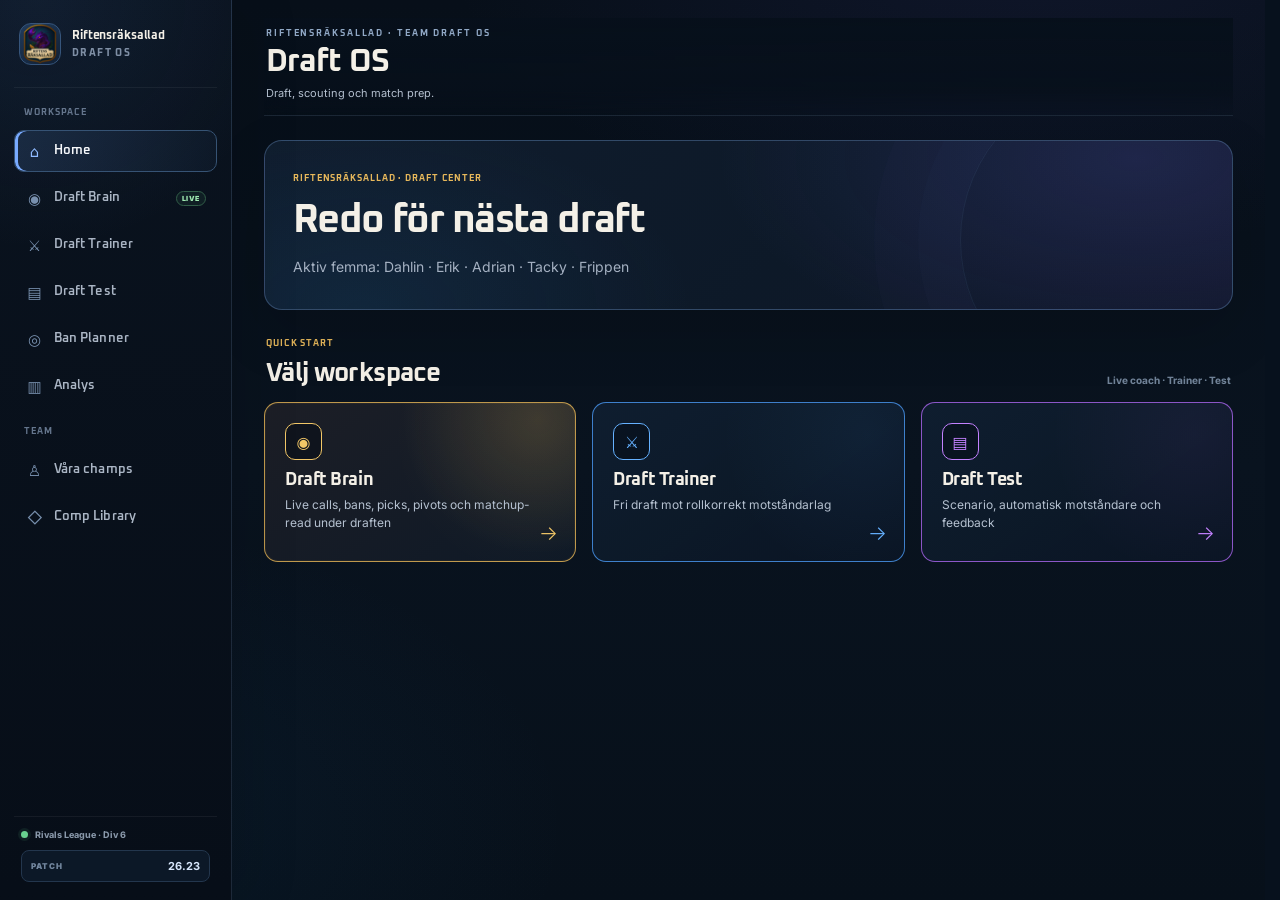
<file: index.html>
<!DOCTYPE html>
<html lang="sv">
<head>
  <meta charset="UTF-8" />
  <meta name="viewport" content="width=device-width, initial-scale=1.0" />
  <!-- Do not paint a partial shell before routing scripts have run. -->
  <link rel="expect" blocking="render" href="#workspaceReady" />
  <title>Riftensräksallad Draft OS</title>
  <script>
    (() => {
      const q=new URLSearchParams(location.search);
      if(q.get("workspace")&&q.get("workspace")!=="home"){
        document.documentElement.classList.add("route-pending");
      }
    })();
  </script>
  <style>
    html{background:#07101b}
    html.route-pending body{visibility:hidden!important}
  </style>
  <link rel="preconnect" href="https://fonts.googleapis.com">
  <link rel="preconnect" href="https://fonts.gstatic.com" crossorigin>
  <link href="https://fonts.googleapis.com/css2?family=Inter:wght@400;500;600;700;800&family=Oxanium:wght@500;600;700;800&display=swap" rel="stylesheet">
  <link rel="stylesheet" href="rivals-history.css?v=20261026-1" />
  <link rel="stylesheet" href="styles.css?v=20261002-integrity1" />
  <link rel="stylesheet" href="postmatch.css?v=20261002-integrity1" />
</head>
<body class="draft-os" data-workspace="home">
  <aside class="os-sidebar" id="osSidebar">
    <div class="os-brand">
      <div class="os-mark"><img class="team-logo os-logo" alt="Riftens Räksallad" hidden></div>
      <div><strong>Riftensräksallad</strong><span>Draft OS</span></div>
    </div>
    <nav class="os-nav" aria-label="Huvudnavigation">
      <span class="os-nav-label">WORKSPACE</span>
      <button class="os-nav-item active" data-shell-click="startTabBtn" data-workspace-target="home"><span>⌂</span><b>Home</b></button>
      <a class="os-nav-item" href="live.html" data-workspace-target="brain"><span>◉</span><b>Draft Brain</b><em>LIVE</em></a>
      <button class="os-nav-item" data-shell-focus="simModeBtn" data-workspace-target="trainer"><span>⚔</span><b>Draft Trainer</b></button>
      <button class="os-nav-item" data-shell-focus="testModeBtn" data-workspace-target="test"><span>▤</span><b>Draft Test</b></button>
      <button class="os-nav-item" data-shell-click="plannerTabBtn" data-workspace-target="planner"><span>◎</span><b>Ban Planner</b></button>
      <button class="os-nav-item" data-shell-click="analysisTabBtn" data-workspace-target="analysis"><span>▥</span><b>Analys</b></button>
      <span class="os-nav-label os-nav-label-gap">TEAM</span>
      <a class="os-nav-item" href="champs.html" data-workspace-target="champs"><span>♙</span><b>Våra champs</b></a>
      <button class="os-nav-item" type="button" data-shell-click="compLibraryTabBtn" data-workspace-target="comps"><span>◇</span><b>Comp Library</b></button>
    </nav>
    <div class="os-side-footer">
      <div class="os-status-row"><i></i><span>Rivals League · Div 6</span></div>
      <div class="os-patch-row"><span>PATCH</span><strong data-live-patch>—</strong></div>
    </div>
  </aside>
  <main class="app os-main">
    <header>
      <div class="brand-head"><img class="team-logo" alt="Riftens Räksallad" hidden><div>
        <p class="eyebrow">RIFTENSRÄKSALLAD · TEAM DRAFT OS</p>
        <h1>Draft OS</h1>
        <p class="sub shell-sub">Draft, scouting och match prep.</p>
        </div></div>
      <div class="header-actions">
        <div id="homeTabs" class="top-tabs">
          <button id="startTabBtn" class="top-tab active">Start</button>
          <button id="analysisTabBtn" class="top-tab">Analys</button>
          <button id="plannerTabBtn" class="top-tab">Ban Planner</button>
          <button id="compLibraryTabBtn" class="top-tab">Comp Library</button>
        </div>

      </div>
    </header>

    <section id="matchDayDashboard" class="match-day-dashboard card hidden">
      <div class="match-day-head">
        <div>
          <p class="eyebrow">NÄSTA MATCH</p>
          <h2 id="matchDayOpponent">—</h2>
          <p id="matchDayMeta" class="match-day-meta">—</p>
        </div>
        <button id="matchDayOpenPlanner" class="secondary" type="button">Öppna matchplan →</button>
      </div>
      <div id="matchDayBans" class="match-day-ban-grid"></div>
      <div class="match-day-foot">
        <span id="matchDayScout">—</span>
        <span id="matchDayTargets">—</span>
      </div>
    </section>

    <section id="modeSelect" class="card">
      <div class="os-home-hero">
        <div class="os-home-copy">
          <p class="eyebrow">RIFTENSRÄKSALLAD · DRAFT CENTER</p>
          <h2>Redo för nästa draft</h2>
          <p id="homeRosterSummary">Lagets draft, scouting och träning.</p>
        </div>
      </div>
      <div class="os-section-title">
        <div><p class="eyebrow">QUICK START</p><h2>Välj workspace</h2></div>
        <span>Live coach · Trainer · Test</span>
      </div>
      <div class="mode-grid">
        <a href="live.html" class="mode-btn live-mode featured-mode">
          <span class="mode-icon">◉</span>
          <strong>Draft Brain</strong>
          <span>Live calls, bans, picks, pivots och matchup-read under draften</span>
          <span class="mode-arrow">→</span>
        </a>
        <button id="simModeBtn" class="mode-btn sim-mode">
          <span class="mode-icon">⚔</span>
          <strong>Draft Trainer</strong>
          <span>Fri draft mot rollkorrekt motståndarlag</span>
          <span class="mode-arrow">→</span>
        </button>
        <button id="testModeBtn" class="mode-btn test-mode">
          <span class="mode-icon">▤</span>
          <strong>Draft Test</strong>
          <span>Scenario, automatisk motståndare och feedback</span>
          <span class="mode-arrow">→</span>
        </button>
      </div>
    </section>


    <section id="banPlannerDashboard" class="ban-planner-dashboard hidden">
      <div class="planner-dashboard-head">
        <div>
          <p class="eyebrow">BO3 PREP</p>
          <h2>Ban Planner</h2>
          <p>Scouting, banplan och en kort review efter matchen.</p>
        </div>
        <div class="planner-head-actions">
          <span id="plannerDbBadge" class="planner-db-badge">Delad · läsning</span>
          <button id="plannerNewMatchBtn" class="secondary" type="button">+ Ny match</button>
        </div>
      </div>

      <div class="planner-layout">
        <aside class="planner-sidebar card">
          <div class="planner-sidebar-head">
            <h3>Matcher</h3>
            <span id="plannerMatchCount" class="analysis-note">0</span>
          </div>
          <div id="plannerMatchList" class="planner-match-list">
            <div class="planner-loading">Laddar matcher…</div>
          </div>
        </aside>

        <section id="plannerDetail" class="planner-detail card">
          <div class="planner-empty">
            <strong>Välj en match</strong>
            <p>Banplan, scouting och BO3-anteckningar visas här.</p>
          </div>
        </section>
      </div>
    </section>

    <div id="plannerNewMatchOverlay" class="planner-new-overlay hidden" aria-hidden="true">
      <section class="planner-new-modal" role="dialog" aria-modal="true" aria-labelledby="plannerNewMatchTitle">
        <div class="planner-new-head">
          <div>
            <p class="eyebrow">BAN PLANNER</p>
            <h2 id="plannerNewMatchTitle">Lägg till kommande match</h2>
            <p>Skapa matchupen nu. Banplanen kan fyllas på direkt efteråt.</p>
          </div>
          <button id="plannerNewMatchCancel" class="planner-modal-close" type="button" aria-label="Stäng">×</button>
        </div>

        <div class="planner-new-grid">
          <div class="planner-field">
            <label for="pnOpponent">Motståndarlag</label>
            <input id="pnOpponent" placeholder="Xenia Esports" autocomplete="off">
          </div>
          <div class="planner-field">
            <label for="pnScheduled">Datum & tid</label>
            <input id="pnScheduled" type="datetime-local">
          </div>
          <div class="planner-field">
            <label for="pnBestOf">Format</label>
            <select id="pnBestOf">
              <option value="1">BO1</option>
              <option value="3" selected>BO3</option>
              <option value="5">BO5</option>
            </select>
          </div>
          <div class="planner-field">
            <label for="pnCompetition">Liga / turnering <span>valfritt</span></label>
            <input id="pnCompetition" placeholder="Rivals">
          </div>
        </div>

        <div class="planner-cm-auto-note">
          <strong>OP.GG skapas automatiskt</strong>
          <span>Ban Planner läser Riot IDs från Challengermodes registrerade roster och bygger en Multisearch med starters + subs. Bara aktuell startlineup påverkar B1–B3.</span>
        </div>

        <div class="planner-new-grid">
          <div class="planner-field">
            <label for="pnCmTeamUrl">Challengermode lagprofil <span>valfritt</span></label>
            <input id="pnCmTeamUrl" placeholder="https://www.challengermode.com/teams/UUID">
          </div>
          <div class="planner-field">
            <label for="pnCmUrl">Rivals-turnering <span>behövs för live-sync</span></label>
            <input id="pnCmUrl" placeholder="https://www.challengermode.com/.../tournaments/UUID">
          </div>
          <div class="planner-field">
            <label for="pnCmTeamName">Lagnamn på Challengermode <span>valfritt</span></label>
            <input id="pnCmTeamName" placeholder="Samma som motståndarlaget">
          </div>
        </div>
        <p class="planner-cm-help"><b>/teams/...</b> är lagprofilen. För automatisk roster, subs och matchhistorik behövs länken till själva Rivals-turneringen med <b>/tournaments/...</b>.</p>

        <div class="planner-field">
          <label for="pnPreNotes">Anteckning inför matchen <span>valfritt</span></label>
          <textarea id="pnPreNotes" placeholder="T.ex. första matchen i BO3: tracka deras jungle-start, firstpick och banmönster."></textarea>
        </div>

        <div class="planner-new-footer">
          <span id="pnCreateStatus" class="planner-create-status"></span>
          <div>
            <button id="plannerNewMatchCancelBottom" class="secondary" type="button">Avbryt</button>
            <button id="plannerNewMatchCreate" class="primary" type="button">Skapa match</button>
          </div>
        </div>
      </section>
    </div>

    <div id="practiceToolbar" class="practice-toolbar hidden">
      <div><strong id="practiceTitle">Draft Trainer</strong><small id="practiceStatus" role="status"></small></div>
      <button id="newPracticeBtn" class="secondary" type="button">Ny draft</button>
    </div>
    <section class="setup card hidden" id="setup">
      <h2 id="setupTitle">Välj sida</h2>
      <div class="side-buttons">
        <button class="side-btn" data-side="blue">Blue side</button>
        <button class="side-btn" data-side="red">Red side</button>
      </div>
      <p class="hint">Pickordning: B1 → R1/R2 → B2/B3 → R3/R4 → B4/B5 → R5.</p>
    </section>

    <section class="card hidden test-brief" id="testBrief">
      <p class="eyebrow">DRAFT TEST</p>
      <div class="test-opponent-picker">
        <label for="testOpponentSelect">Motståndare</label>
        <select id="testOpponentSelect">
          <option value="">Slumpat träningsscenario</option>
        </select>
        <small id="testOpponentHint">Välj ett scoutat lag från Ban Planner eller kör ett vanligt scenario.</small>
      </div>
      <h2 id="scenarioTitle"></h2>
      <p id="scenarioBrief"></p>
      <div class="scenario-meta">
        <span id="scenarioGoal"></span>
        <span id="scenarioDifficulty"></span>
      </div>
    </section>

    <section class="draft-grid hidden" id="draftArea">
      <div class="team card">
        <div class="team-title blue">BLUE</div>
        <div id="bluePicks" class="picks"></div>
      </div>

      <div class="center card">
        <div class="turn-box">
          <div class="turn-box-main">
            <span class="small">NU PICKAR</span>
            <strong id="turnLabel">—</strong>
          </div>
          <button id="undoBtn" class="draft-undo hidden" type="button" aria-label="Ångra senaste pick">↶ Ångra</button>
        </div>

        <label for="championSearch">Välj champion</label>
        <input id="championSearch" list="champions" placeholder="Skriv champion..." autocomplete="off" />
        <p id="pickError" class="pick-error" role="alert" aria-live="polite"></p>
        <datalist id="champions"></datalist>
        <button id="lockBtn" class="primary">Lås pick</button>
        <button id="randomEnemyBtn" class="secondary full">Slumpa enemy pick</button>

        <div class="coach" id="coachBox">
          <h3>Draft call</h3>
          <p id="coachCall">Börja med ett flexibelt safe pick.</p>
        </div>
      </div>

      <div class="team card">
        <div class="team-title red">RED</div>
        <div id="redPicks" class="picks"></div>
      </div>
    </section>

    <section class="card hidden" id="analysis">
      <div class="analysis-head">
        <div>
          <p class="eyebrow">LIVE ANALYS</p>
          <h2 id="compName">Comp: —</h2>
        </div>
        <div id="confidence" class="badge">Öppen draft</div>
      </div>
      <div class="analysis-grid">
        <div><h3>Varför?</h3><p id="compWhy"></p></div>
        <div><h3>Nästa fokus</h3><p id="nextFocus"></p></div>
        <div><h3>Watch</h3><p id="watch"></p></div>
      </div>
    </section>

    <section class="card hidden" id="scoreCard">
      <div class="analysis-head">
        <div>
          <p class="eyebrow">RESULTAT</p>
          <h2 id="resultTitle">Eftvår draften</h2>
        </div>
        <div id="testGrade" class="grade hidden">—</div>
      </div>
      <div class="score-grid">
        <div><span>Engage</span><strong id="engageScore">0/3</strong></div>
        <div><span>Frontline</span><strong id="frontScore">0/3</strong></div>
        <div><span>Damage</span><strong id="damageScore">0/3</strong></div>
        <div><span>Early</span><strong id="earlyScore">0/3</strong></div>
      </div>
      <p id="finalPlan" class="final-plan"></p>

      <div id="testFeedback" class="test-feedback hidden">
        <h3>Förslag & feedback</h3>
        <p><strong>Alternativ att jämföra med:</strong> <span id="idealComp"></span></p>
        <p><strong>Vad du gjorde bra:</strong> <span id="goodFeedback"></span></p>
        <p><strong>Vad du kunde gjort bättre:</strong> <span id="improveFeedback"></span></p>
        <p><strong>Rekommenderade picks:</strong> <span id="recommendedPicks"></span></p>
      </div>
    </section>

    <section id="analysisDashboard" class="analysis-dashboard hidden">
      <div class="analysis-dashboard-head">
        <div>
          <p class="eyebrow">VÅRA MATCHER</p>
          <h2>Analys</h2>
          <p class="analysis-intro">Statistik från matcher som sparats efter färdig Draft Brain-draft.</p>
        </div>
        <div class="analysis-head-actions">
          <div class="db-status-wrap">
            <span id="dbStatusDot" class="db-status-dot"></span>
            <span id="dbStatusText">Lokal databas</span>
            <button id="dbConnectBtn" class="db-action hidden">Lås upp skrivning</button>
            <button id="dbSyncBtn" class="db-action hidden">Synka</button>
          </div>
          <div class="analysis-filters">
            <button class="analysis-filter active" data-filter="all">Alla</button>
            <button class="analysis-filter" data-filter="league">Liga</button>
            <button class="analysis-filter" data-filter="flex">Flex / 5v5</button>
            <label class="patch-filter-wrap">
              <span>Patch</span>
              <select id="patchFilter"><option value="all">Alla patchar</option></select>
            </label>
          </div>
        </div>
      </div>

      <div class="analysis-kpis">
        <article><span>Matcher</span><strong id="statMatches">0</strong><small id="statFilterLabel">Alla matcher</small></article>
        <article><span>Winrate</span><strong id="statWinrate">—</strong><small id="statRecord">0W · 0L</small></article>
        <article><span>Liga WR</span><strong id="statLeagueWr">—</strong><small id="statLeagueCount">0 matcher</small></article>
        <article><span>Flex / 5v5 WR</span><strong id="statFlexWr">—</strong><small id="statFlexCount">0 matcher</small></article>
        <article><span>Senaste 10</span><strong id="statRecent">—</strong><small id="statRecentRecord">Ingen data</small></article>
      </div>

      <div class="analysis-two-col">
        <section class="analysis-panel">
          <div class="panel-head"><h3>Winrate per comp</h3><span id="bestCompStat" class="analysis-note">—</span></div>
          <div id="compStats" class="stat-list"></div>
        </section>
        <section class="analysis-panel">
          <div class="panel-head"><h3>Side & draftprofil</h3><span class="analysis-note">Blue vs Red</span></div>
          <div id="sideStats" class="stat-list"></div>
          <div id="profileStats" class="analysis-mini-grid"></div>
        </section>
      </div>

      <div class="analysis-two-col">
        <section class="analysis-panel">
          <div class="panel-head"><h3>Mest spelade champions</h3><span class="analysis-note">Våra picks</span></div>
          <div id="champStats" class="champ-stat-list"></div>
        </section>
        <section class="analysis-panel">
          <details><summary>Fler observationer från matchhistoriken</summary>
          <div id="patternInsights" class="pattern-list"></div></details>
        </section>
      </div>

      <section class="analysis-panel team-learning-panel">
        <div class="panel-head">
          <div>
            <h3>Team Learning</h3>
            <span class="analysis-note">Mönster från våra riktiga matcher · sample-aware</span>
          </div>
          <span id="learningConfidence" class="learning-confidence">LOW SAMPLE</span>
        </div>
        <div id="learningCards" class="learning-card-grid"></div>
        <div id="learningInsights" class="learning-insights"></div>
      </section>

      <section class="analysis-panel match-history-panel">
        <div class="panel-head">
          <h3>Matchhistorik</h3>
          <span id="historyCount" class="analysis-note">0 matcher</span>
        </div>
        <div id="matchHistory" class="match-history"></div>
      </section>

      <div id="analysisEmpty" class="analysis-empty hidden">
        <strong>Ingen matchdata ännu.</strong>
        <p>Färdigställ en riktig draft i Draft Brain och välj Win/Loss + Liga/Flex innan du sparar.</p>
      </div>
    </section>

    <div id="draftReviewOverlay" class="draft-review-overlay hidden" aria-hidden="true">
      <section class="draft-review-modal" role="dialog" aria-modal="true" aria-labelledby="draftReviewTitle">
        <div class="draft-review-head">
          <div>
            <p class="eyebrow">DRAFT REVIEW</p>
            <h2 id="draftReviewTitle">Match</h2>
            <p id="draftReviewMeta" class="analysis-note">—</p>
          </div>
          <button id="closeDraftReview" class="review-close" type="button" aria-label="Stäng">×</button>
        </div>

        <div id="draftReviewSummary" class="review-summary-grid"></div>

        <div class="review-section">
          <div class="panel-head"><h3>Slutdraft</h3><span id="draftReviewMatchup" class="analysis-note">—</span></div>
          <div class="review-team-grid">
            <div><span class="mini-label">VI</span><div id="reviewOurPicks" class="review-picks"></div></div>
            <div><span class="mini-label">ENEMY</span><div id="reviewEnemyPicks" class="review-picks"></div></div>
          </div>
        </div>

        <div class="review-section">
          <div class="panel-head"><h3>Pick / Ban-sekvens</h3><span class="analysis-note">Brain = förslaget innan vårt val</span></div>
          <div id="draftReviewTimeline" class="review-timeline"></div>
        </div>

        <div class="review-section">
          <div class="panel-head"><h3>Gameplan</h3></div>
          <div id="draftReviewPlan" class="review-plan"></div>
          <section id="postmatchReview"></section>
        </div>
      </section>
    </div>

    <section id="compLibraryDashboard" class="card comps comp-library-page hidden">
      <div class="comp-library-page-head">
        <div>
          <p class="eyebrow">TEAM PLAYBOOK</p>
          <h2>Comp Library</h2>
          <p>Teamfight Control och Early Skirmish är våra huvudspår. Press R är fallback; övriga comps är situationsval.</p>
        </div>
        <span class="comp-library-count">4 COMPS</span>
      </div>
      <div class="comp-list comp-library-grid">
        <article class="comp-card objective-comp" data-comp-guide="TEAMFIGHT CONTROL" role="button" tabindex="0"><span class="comp-icon">◆</span><div><h3>Teamfight Control</h3><p>Malphite · Jarvan IV · Viktor/Hwei · Jinx/Xayah · Nautilus</p><small>Huvudcomp · välj byten efter motståndet</small></div><span class="comp-arrow">→</span></article>
        <article class="comp-card early-comp" data-comp-guide="EARLY SKIRMISH" role="button" tabindex="0"><span class="comp-icon">⚔</span><div><h3>Early Skirmish</h3><p>Renekton · Xin Zhao · Ahri · Ashe · Nautilus</p><small>Klicka för guide & variationer</small></div><span class="comp-arrow">→</span></article>
        <article class="comp-card press-comp" data-comp-guide="PRESS R" role="button" tabindex="0"><span class="comp-icon">✦</span><div><h3>PRESS R</h3><p>Malphite · Jarvan IV · Annie · Jinx · Leona</p><small>Klicka för guide & variationer</small></div><span class="comp-arrow">→</span></article>
        <article class="comp-card objective-comp" data-comp-guide="OBJECTIVE CONTROL" role="button" tabindex="0"><span class="comp-icon">◆</span><div><h3>Objective Control</h3><p>Mordekaiser · Udyr/Lillia · Taliyah · Varus · Maokai</p><small>Klicka för guide & variationer</small></div><span class="comp-arrow">→</span></article>
        <article class="comp-card jungle-comp" data-comp-guide="JUNGLE CARRY" role="button" tabindex="0"><span class="comp-icon">▲</span><div><h3>Jungle Carry</h3><p>Shen · Viego/Kindred/Graves/Lillia · Taliyah/Ahri · Ashe · Nautilus</p><small>Klicka för guide & variationer</small></div><span class="comp-arrow">→</span></article>
      </div>
    </section>

    <div id="compGuideOverlay" class="comp-guide-overlay hidden" aria-hidden="true">
      <section class="comp-guide-modal" role="dialog" aria-modal="true" aria-labelledby="compGuideTitle">
        <div class="comp-guide-head">
          <div>
            <p id="compGuideEyebrow" class="eyebrow">COMP GUIDE</p>
            <h2 id="compGuideTitle">—</h2>
            <p id="compGuideIdentity" class="comp-guide-identity">—</p>
          </div>
          <button id="closeCompGuide" class="comp-guide-close" type="button" aria-label="Stäng">×</button>
        </div>

        <div class="comp-guide-call">
          <span class="mini-label">CALL</span>
          <strong id="compGuideCall">—</strong>
        </div>

        <div class="comp-guide-columns">
          <section>
            <h3>Standardfemma</h3>
            <div id="compGuideCore" class="comp-core-grid"></div>
          </section>
          <section>
            <h3>Rollalternativ</h3>
            <div id="compGuideRoleAlts" class="comp-role-alts"></div>
          </section>
        </div>

        <section class="comp-guide-section">
          <div class="panel-head"><h3>Färdiga variationer</h3><span class="analysis-note">Samma identitet · olika svar</span></div>
          <div id="compGuideVariants" class="comp-variant-grid"></div>
        </section>

        <div class="comp-guide-columns comp-guide-bottom">
          <section>
            <h3>När vi vill spela den</h3>
            <div id="compGuideGoodInto" class="comp-bullet-list"></div>
          </section>
          <section>
            <h3>Watch</h3>
            <div id="compGuideWatch" class="comp-bullet-list danger"></div>
          </section>
        </div>

        <section class="comp-guide-section">
          <h3>Gameplan</h3>
          <div id="compGuidePlan" class="comp-plan-grid"></div>
        </section>

        <div class="comp-guide-rule">
          <span class="mini-label">BYT INTE BORT IDENTITETEN</span>
          <strong id="compGuideRule">—</strong>
        </div>
      </section>
    </div>

  </main>
  <button class="os-mobile-toggle" id="osMobileToggle" type="button" aria-label="Öppna navigation">☰</button>

  <script src="brand.js?v=20261002-integrity1"></script>
  <script src="db-config.js?v=20261002-integrity1"></script>
  <script src="shared-data.js?v=20261002-product-audit1"></script>
  <script src="rivals-history.js?v=20261026-own1"></script>
  <script src="scouting-lineup.js?v=20261022-lineup1"></script>
  <script src="postmatch.js?v=20261004-gameplan1"></script>
  <script src="planner.js?v=20261022-lineup1"></script>
  <script src="champion-picker.js?v=20261002-integrity1"></script>
  <script src="team-data.js?v=20261022-context-bans1"></script>
  <script src="champion-profiles.js?v=20261022-ab2"></script>
  <script src="roster-model.js?v=20261002-product-audit1"></script>
  <script src="draft-context.js?v=20261022-lineup1"></script>
  <script src="roster-sync.js?v=20261002-integrity1"></script>
  <script src="app.js?v=20261011-mid-priority1"></script>
  <script src="ui-shell.js?v=20261002-integrity1"></script>
  <div id="workspaceReady" hidden></div>
  <script src="stats-engine.js?v=20261022-context-bans1"></script>
</body>
</html>
</file>
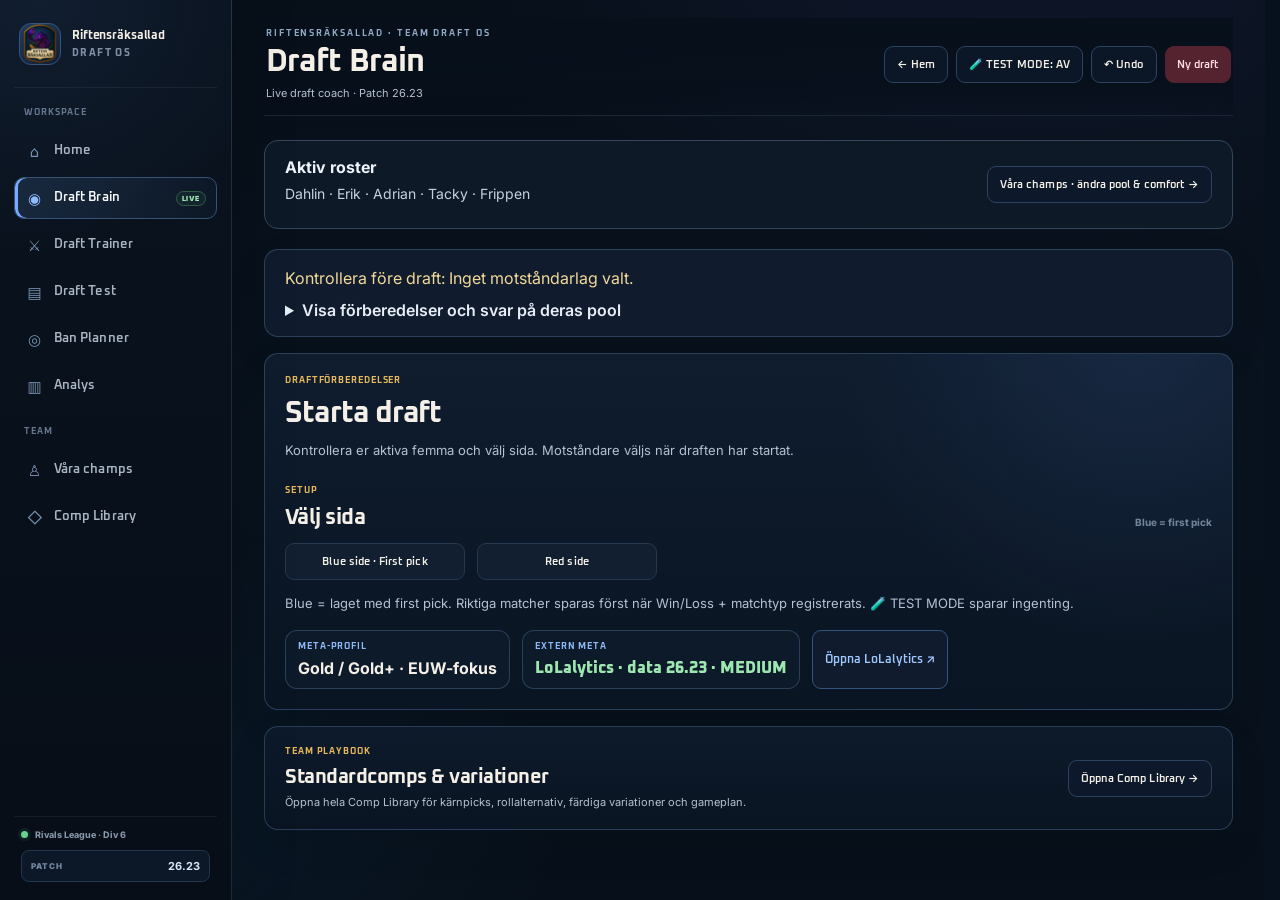
<file: live.html>
<!DOCTYPE html>
<html lang="sv">
<head>
  <meta charset="UTF-8" />
  <meta name="viewport" content="width=device-width, initial-scale=1.0" />
  <!-- Do not paint a partial shell before routing scripts have run. -->
  <link rel="expect" blocking="render" href="#workspaceReady" />
  <title>Riftensräksallad Draft Brain</title>
  <script>
    (() => {
      const q=new URLSearchParams(location.search);
      if(q.get("open")||q.get("view")||location.hash==="#comps"){
        document.documentElement.classList.add("route-pending");
      }
    })();
  </script>
  <style>
    html{background:#07101b}
    html.route-pending body{visibility:hidden!important}
  </style>
  <link rel="preconnect" href="https://fonts.googleapis.com">
  <link rel="preconnect" href="https://fonts.gstatic.com" crossorigin>
  <link href="https://fonts.googleapis.com/css2?family=Inter:wght@400;500;600;700;800&family=Oxanium:wght@500;600;700;800&display=swap" rel="stylesheet">
  <link rel="stylesheet" href="rivals-history.css?v=20261026-1" />
  <link rel="stylesheet" href="styles.css?v=20261002-integrity1" />
  <link rel="stylesheet" href="live.css?v=20261022-ab2" />
  <link rel="stylesheet" href="team-roster.css?v=20261002-product-audit1" />
  <link rel="stylesheet" href="groq-coach.css?v=20261022-ab2" />
  <link rel="stylesheet" href="postmatch.css?v=20261002-integrity1" />
</head>
<body class="draft-os live-os" data-workspace="brain">
  <aside class="os-sidebar" id="osSidebar">
    <div class="os-brand">
      <div class="os-mark"><img class="team-logo os-logo" alt="Riftens Räksallad" hidden></div>
      <div><strong>Riftensräksallad</strong><span>Draft OS</span></div>
    </div>
    <nav class="os-nav" aria-label="Huvudnavigation">
      <span class="os-nav-label">WORKSPACE</span>
      <a class="os-nav-item" href="index.html?workspace=home" data-workspace-target="home"><span>⌂</span><b>Home</b></a>
      <a class="os-nav-item active" href="live.html" data-workspace-target="brain"><span>◉</span><b>Draft Brain</b><em>LIVE</em></a>
      <a class="os-nav-item" href="index.html?workspace=trainer" data-workspace-target="trainer"><span>⚔</span><b>Draft Trainer</b></a>
      <a class="os-nav-item" href="index.html?workspace=test" data-workspace-target="test"><span>▤</span><b>Draft Test</b></a>
      <a class="os-nav-item" href="index.html?workspace=planner" data-workspace-target="planner"><span>◎</span><b>Ban Planner</b></a>
      <a class="os-nav-item" href="index.html?workspace=analysis" data-workspace-target="analysis"><span>▥</span><b>Analys</b></a>
      <span class="os-nav-label os-nav-label-gap">TEAM</span>
      <a class="os-nav-item" href="champs.html" data-workspace-target="champs"><span>♙</span><b>Våra champs</b></a>
      <a class="os-nav-item" href="index.html?workspace=comps" data-workspace-target="comps"><span>◇</span><b>Comp Library</b></a>
    </nav>
    <div class="os-side-footer">
      <div class="os-status-row"><i></i><span>Rivals League · Div 6</span></div>
      <div class="os-patch-row"><span>PATCH</span><strong data-live-patch>—</strong></div>
    </div>
  </aside>
  <main class="app os-main">
    <p id="replayNotice" class="replay-notice hidden" role="status"></p>
    <header>
      <div class="brand-head"><img class="team-logo" alt="Riftens Räksallad" hidden><div>
        <p class="eyebrow">RIFTENSRÄKSALLAD · TEAM DRAFT OS</p>
        <h1>Draft Brain</h1>
        <p class="sub shell-sub">Live draft coach · Patch <span data-live-patch>—</span></p>
        </div></div>
      <div class="header-actions">
        <a href="index.html" class="secondary link-btn">← Hem</a>
        <button id="testModeBtn" class="secondary test-mode-btn" type="button">🧪 TEST MODE: AV</button>
        <button id="undoBtn" class="secondary">↶ Undo</button>
        <button id="resetBtn" class="danger-btn">Ny draft</button>
      </div>
    </header>

    <section class="team-roster roster-compact"><div><strong>Aktiv roster</strong><p id="rosterSummary"></p><p id="rosterWarning" role="status"></p></div><a class="secondary link-btn" href="champs.html">Våra champs · ändra pool & comfort →</a></section>
    <section id="brainPreparation" class="card"><p id="brainWarnings" role="status"></p><details><summary>Visa förberedelser och svar på deras pool</summary><div id="brainPreparationDetails"></div></details></section>
    <section id="startCard" class="card os-live-hero">
      <div class="os-live-hero-head">
        <div>
          <p class="eyebrow">DRAFTFÖRBEREDELSER</p>
          <h2>Starta draft</h2>
          <p class="sub">Kontrollera er aktiva femma och välj sida. Motståndare väljs när draften har startat.</p>
        </div>
        
      </div>
      <div class="os-section-title compact">
        <div><p class="eyebrow">SETUP</p><h2>Välj sida</h2></div>
        <span>Blue = first pick</span>
      </div>
      <div class="side-buttons">
        <button class="side-btn" data-side="blue">Blue side · First pick</button>
        <button class="side-btn" data-side="red">Red side</button>
      </div>
      <p class="hint">Blue = laget med first pick. Riktiga matcher sparas först när Win/Loss + matchtyp registrerats. 🧪 TEST MODE sparar ingenting.</p>
      <div class="stats-bar">
        <div><span class="mini-label">META-PROFIL</span><strong>Gold / Gold+ · EUW-fokus</strong></div>
        <div><span class="mini-label">EXTERN META</span><span id="statsStatus" class="stats-status">Laddar…</span></div>
        <a class="meta-source-link" href="https://lolalytics.com/?region=euw&tier=gold_plus" target="_blank" rel="noopener">Öppna LoLalytics ↗</a>
      </div>
    </section>

    <section id="liveArea" class="hidden">
      <section class="live-layout">
        <div class="card">
          <div class="team-title blue">BLUE</div>
          <h3>Bans</h3>
          <div id="blueBans" class="ban-list"></div>
          <h3 class="section-gap">Picks</h3>
          <div id="bluePicks" class="picks"></div>
        </div>

        <div class="card center">
          <div class="turn-box">
            <span class="small" id="phaseLabel">NU</span>
            <strong id="turnLabel">—</strong>
          </div>

          <div id="roleWrap" class="role-wrap hidden">
            <label>Roll för picken</label>
            <p id="suggestedRoleText" class="suggested-role-text hidden"></p>
            <div class="role-buttons">
              <button data-role="top">Top</button>
              <button data-role="jungle">Jungle</button>
              <button data-role="mid">Mid</button>
              <button data-role="adc">ADC</button>
              <button data-role="support">Support</button>
              <button data-role="unknown" class="enemy-role">?</button>
            </div>
          </div>

          <label for="championInput">Champion</label>
          <input id="championInput" list="champions" placeholder="Skriv champion..." autocomplete="off" />
          <datalist id="champions"></datalist>
          <button id="lockBtn" class="primary">Lås</button>
          <div class="opponent-context">
            <label for="brainOpponent">Rekommendationer mot</label>
            <select id="brainOpponent" aria-describedby="brainOpponentHint">
              <option value="">Generella rekommendationer</option>
            </select>
            <small id="brainOpponentHint" role="status">Laddar lag från Ban Planner…</small>
            <div id="brainRivalsHistory"></div>
          </div>

          <section id="groqCoach" class="groq-coach" aria-label="AI-coach">
            <div class="groq-head"><strong>AI-coach</strong><span id="groqBadge">AV</span></div>
            <p id="groqStatus" role="status" aria-live="polite">Regelmotorn är aktiv. Aktivera AI för en extra draftanalys.</p>
            <div class="groq-actions"><button type="button" id="groqAnalyze" class="secondary">Aktivera AI</button><button type="button" id="groqPause" class="secondary" hidden>Pausa</button></div>
            <details id="groqSettings"><summary>AI-inställningar</summary>
              <label for="groqTeamCode">Lagkod <span>(inte API-nyckeln)</span></label><input id="groqTeamCode" type="password" autocomplete="off" maxlength="200" placeholder="Samma kod som för laget">
              <label class="groq-auto"><input id="groqAuto" type="checkbox" checked> Analysera automatiskt på vår tur</label>
              <p>Draft, pooler och filtrerad scouting skickas till Groq. Regelmotorn fortsätter vid fel. AI kan ha fel; du låser alltid själv.</p>
            </details>
            <div id="groqAdvice" hidden><p id="groqPlan"></p><p id="groqNext"></p><p id="groqUncertainty"></p></div>
          </section>
          <div id="recommendationBox" class="recommendation hidden">
            <p class="eyebrow" id="recommendEyebrow">REKOMMENDATION</p>
            <h3 id="recommendRole">PICK</h3>
            <p id="recommendPicks" class="big-picks">—</p>
            <p id="recommendReason" class="muted"></p>
            <p id="recommendStrength" class="recommend-strength"></p>
            <p id="brainDataStatus" class="recommend-strength"></p>
            <div id="recommendAlternatives" class="recommend-alternatives" aria-label="Alternativa val"></div>
            <details id="moreBanSuggestions" hidden><summary>Fler banförslag</summary><div id="moreBanChoices" class="more-ban-choices"></div></details>
            <p id="recommendChange" class="recommend-change" aria-live="polite"></p>
          <p id="recommendTiming" class="muted"></p><p id="recommendResponses" class="muted"></p>
            <div id="scoreBreakdown" class="score-breakdown"></div>
          </div>
        </div>

        <div class="card">
          <div class="team-title red">RED</div>
          <h3>Bans</h3>
          <div id="redBans" class="ban-list"></div>
          <h3 class="section-gap">Picks</h3>
          <div id="redPicks" class="picks"></div>
        </div>
      </section>

      <details id="allRoleRecsCard" class="card hidden">
        <summary>Visa fler roller och picks</summary><div class="disclosure-body">
        <div class="analysis-head">
          <div>
            <p class="eyebrow">PICK OPTIONS</p>
            <h2>Öppna roller</h2>
          </div>
          <div class="badge">Klicka champ → välj</div>
        </div>
        <div id="allRoleRecommendations" class="role-rec-grid"></div>
      </div></details>


      <details id="aiInsightCard" class="card ai-insight-card hidden">
        <summary>Visa beslutsunderlag</summary><div class="disclosure-body">
        <div class="analysis-head">
          <div>
            <p class="eyebrow">REGELBASERAD ANALYS</p>
            <h2 id="aiCall">—</h2>
          </div>
          <div id="aiConfidence" class="badge">—</div>
        </div>
        <div class="ai-grid">
          <div><span class="mini-label">CORE ANCHOR</span><p id="aiAnchor">—</p></div>
          <div><span class="mini-label">PIVOT</span><p id="aiPivot">—</p></div>
          <div><span class="mini-label">LOOKAHEAD</span><p id="aiLookahead">—</p></div>
          <div><span class="mini-label">RISK</span><p id="aiRisk">—</p></div>
        </div>
        <div class="ai-explain">
          <span class="mini-label">VARFÖR</span>
          <p id="aiWhy">—</p>
          <details><summary>Visa mer</summary><p id="aiWhyDetails"></p></details>
        </div>
        <div class="ai-explain">
          <span class="mini-label">ALTERNATIV</span>
          <p id="aiAlternatives">—</p>
        </div>
      </div></details>

      <section class="card live-coach-card">
        <div class="analysis-head">
          <div>
            <p class="eyebrow">LIVE CALL</p>
            <h2 id="compCall">COMP: Öppen</h2>
          </div>
          <div id="draftProgress" class="badge">0 / 20</div>
        </div>
        <div class="live-call-grid">
          <div><span class="mini-label">PLAN</span><p id="planCall">Safe/flex först. Se vad enemy visar.</p></div>
          <div><span class="mini-label">WINCON</span><p id="winconCall">Bygg en comp med tydlig engage, frontline och damage.</p></div>
          <div><span class="mini-label">WATCH</span><p id="watchCall">Spara counters och niche-picks till senare.</p></div>
          <div><span class="mini-label">JUNGLE PATH</span><p id="pathCall">Låses när jungle + lanes börjar synas.</p></div>
        </div>
      </section>

      <details id="autoReadCard" class="card auto-read-card">
        <summary>Visa djupanalys</summary><div class="disclosure-body">
        <div class="analysis-head">
          <div>
            <p class="eyebrow">AUTO READ</p>
            <h2 id="autoReadTitle">Draften läses automatiskt</h2>
          </div>
          <div id="autoRiskBadge" class="badge">ÖPPEN</div>
        </div>
        <div class="auto-read-grid">
          <div><span class="mini-label">STÖRSTA RISK</span><p id="autoRisk">För få picks ännu.</p></div>
          <div><span class="mini-label">LANE-PRIO</span><p id="autoPrio">Uppdateras när lanes syns.</p></div>
          <div><span class="mini-label">JUNGLE-FOKUS</span><p id="autoJungle">Uppdateras när jungle + lanes syns.</p></div>
          <div><span class="mini-label">SPARA / LÅS NU</span><p id="autoDraftOrder">Draftordern analyseras automatiskt.</p></div>
          <div><span class="mini-label">FIRST OBJECTIVE</span><p id="autoObjective">Avgörs av prio + comp.</p></div>
          <div><span class="mini-label">EXECUTION</span><p id="autoExecution">Bedöms automatiskt.</p></div>
          <div><span class="mini-label">NÄSTA PICK BEHOV</span><p id="autoNextNeed">Beräknas automatiskt.</p></div>
        </div>
        <div class="advanced-auto-grid">
          <div><span class="mini-label">COMP HEALTH</span><p id="advHealth">—</p></div>
          <div><span class="mini-label">DAMAGE PROFILE</span><p id="advDamage">—</p></div>
          <div><span class="mini-label">ROLE RESPONSIBILITY</span><p id="advResponsibility">—</p></div>
          <div><span class="mini-label">OBJECTIVE STYLE</span><p id="advObjectiveStyle">—</p></div>
          <div><span class="mini-label">SIDE / VISION</span><p id="advSideVision">—</p></div>
          <div><span class="mini-label">TEAM PATTERN</span><p id="advTeamPattern">Ingen riktig draft sparad ännu.</p></div>
        </div>
      </div></details>



      <details id="draftMatchupCard" class="card draft-matchup-card">
        <summary>Visa matchup och countervalue</summary><div class="disclosure-body">
        <div class="analysis-head">
          <div>
            <p class="eyebrow">DRAFT MATCHUP · COUNTERVALUE</p>
            <h2>Hur bra är vår draft in i deras?</h2>
          </div>
          <div id="matchupBadge" class="badge matchup-badge even">VÄNTAR</div>
        </div>

        <div class="matchup-hero">
          <div>
            <span class="mini-label">MATCHUP SCORE</span>
            <strong id="matchupScore">—</strong>
            <small id="matchupScoreCaption">Draft matchup score · inte win probability</small>
          </div>
          <div>
            <span class="mini-label">COUNTERVALUE</span>
            <strong id="matchupCounterValue">—</strong>
            <small>Champion + comp-interaktioner</small>
          </div>
          <div>
            <span class="mini-label">CONFIDENCE</span>
            <strong id="matchupConfidence">TIDIG READ</strong>
            <small>Ökar när fler picks låses</small>
          </div>
        </div>

        <div id="matchupDimensions" class="matchup-dim-grid"></div>

        <div class="matchup-explain-grid">
          <div><span class="mini-label">VARFÖR VI GILLAR MATCHUPEN</span><p id="matchupWhy">Väntar på picks från båda lagen.</p></div>
          <div><span class="mini-label">STÖRSTA RISKEN</span><p id="matchupRisk">Väntar på picks från båda lagen.</p></div>
        </div>
      </div></details>

      <section id="finalGameplanCard" class="card final-gameplan loading-call hidden">
        <header class="brief-heading"><div><p class="eyebrow">DRAFT KLAR · LÄS UPP FÖR LAGET</p><h2>Vår plan: 1 → 2 → 3</h2></div><span id="briefSource" class="badge">Grundplan</span></header>
        <p id="briefCall" class="brief-call">—</p>
        <p class="brief-hint">Tiderna är riktmärken. Items, levels, prio och cooldowns avgör om vi tar fighten.</p>
        <div class="brief-phases">
          <article><span class="mini-label">1 · EARLY · 0–10 MIN</span><p id="briefEarly">—</p><span class="mini-label">JUNGLE PATH · GRUNDPLAN</span><p id="briefPath">—</p></article>
          <article><span class="mini-label">2 · MID · 10–25 MIN</span><p id="briefMid">—</p></article>
          <article><span class="mini-label">3 · LATE · 25+ MIN</span><p id="briefLate">—</p></article>
        </div>
        <div class="brief-jobs">
          <article><h3>Vem startar & vem följer?</h3><p id="briefFight">—</p></article>
          <article><h3>Carryn & skyddet</h3><p id="briefProtect">—</p></article>
          <article><h3>Om planen går fel</h3><p id="briefBehind">—</p></article>
        </div>
        <p id="briefLessons" class="brief-hint">—</p>
        <details class="brief-details"><summary>Roller, jungle och AI-underlag</summary>
        <section id="groqFinalAdvice" class="groq-final" hidden aria-label="AI-gameplan">
          <p class="eyebrow">AI-GAMEPLAN · KONTROLLERA MOT MATCHLÄGET</p>
          <h2>Er plan mot deras färdiga comp</h2>
          <div class="groq-final-grid">
            <div><strong>Snabb call</strong><p id="groqFinal-call"></p></div>
            <div><strong>Early · 0–10 min</strong><p id="groqFinal-early"></p></div>
            <div><strong>Midgame</strong><p id="groqFinal-midgame"></p></div>
            <div><strong>Late</strong><p id="groqFinal-late"></p></div>
            <div><strong>Jungle & pathing</strong><p id="groqFinal-jungle"></p></div>
            <div><strong>Objectives</strong><p id="groqFinal-objectives"></p></div>
            <div><strong>Så tar vi fighten</strong><p id="groqFinal-teamfight"></p></div>
            <div><strong>Om vi hamnar efter</strong><p id="groqFinal-behind"></p></div>
            <div><strong>Top</strong><p id="groqFinal-top"></p></div>
            <div><strong>Mid</strong><p id="groqFinal-mid"></p></div>
            <div><strong>ADC</strong><p id="groqFinal-adc"></p></div>
            <div><strong>Support</strong><p id="groqFinal-support"></p></div>
            <div><strong>Osäkerheter</strong><p id="groqFinal-uncertainty"></p></div>
          </div>
        </section>
        </details>
        <details class="brief-details"><summary>Regelmotorns fördjupning & companalys</summary>
        <div class="analysis-head">
          <div>
            <p class="eyebrow">DRAFT KLAR · LOADING SCREEN</p>
            <h2>Calla det här till laget</h2>
          </div>
          <div id="finalCompBadge" class="badge">—</div>
        </div>

        <div class="loading-script loading-script-top">
          <span class="mini-label">SNABB CALL</span>
          <strong id="gpLoadingCall">—</strong>
        </div>

        <div class="loading-call-grid">
          <div><span class="mini-label">PLAN</span><p id="gpCallPlan">—</p></div>
          <div><span class="mini-label">SKYDDA</span><p id="gpCallJungle">—</p></div>
          <div><span class="mini-label">VID UNDERLÄGE</span><p id="gpCallObjective">—</p></div>
          <div><span class="mini-label">FIGHT</span><p id="gpCallFight">—</p></div>
          <div><span class="mini-label">WATCH</span><p id="gpCallWatch">—</p></div>
        </div>

        <div class="final-explanation-head">
          <span class="mini-label">VARFÖR / FÖRKLARING</span>
          <p>Djupanalysen under är för dig. Snabbcallen ovan är det laget behöver höra.</p>
        </div>

        <div class="power-summary">
          <div><span class="mini-label">SCALING</span><strong id="gpScaling">—</strong><small id="gpScalingDetail">—</small></div>
          <div><span class="mini-label">EARLY-KRAV</span><strong id="gpEarlyNeed">—</strong><small id="gpEarlyNeedDetail">—</small></div>
          <div><span class="mini-label">BÄSTA WINDOW</span><strong id="gpWindow">—</strong><small id="gpWindowDetail">—</small></div>
          <div><span class="mini-label">OM NI LIGGER EFTER</span><strong id="gpBehind">—</strong><small id="gpBehindDetail">—</small></div>
        </div>

        <div class="timeline-title"><span class="mini-label">MATCHPLAN EFTER KLOCKAN</span></div>
        <div class="timeline-grid">
          <div><span class="time-tag">0–10 MIN</span><p id="gp010">—</p></div>
          <div><span class="time-tag">10–25 MIN</span><p id="gp1025">—</p></div>
          <div><span class="time-tag">25+ MIN</span><p id="gp25">—</p></div>
        </div>

        <div class="gameplan-grid">
          <div><span class="mini-label">EARLY</span><p id="gpEarly">—</p></div>
          <div><span class="mini-label">MIDGAME</span><p id="gpMid">—</p></div>
          <div><span class="mini-label">TEAMFIGHT</span><p id="gpFight">—</p></div>
          <div><span class="mini-label">OBJECTIVES</span><p id="gpObjective">—</p></div>
          <div><span class="mini-label">FIRST NEUTRAL</span><p id="gpFirstObjective">—</p></div>
          <div><span class="mini-label">FIGHT JOBS</span><p id="gpFightJobs">—</p></div>
        </div>

        <div class="advanced-final-grid">
          <div><span class="mini-label">FIGHT STYLE</span><p id="gpFightStyle">—</p></div>
          <div><span class="mini-label">COOLDOWN PLAN</span><p id="gpCooldowns">—</p></div>
          <div><span class="mini-label">SIDE / VISION</span><p id="gpSideLane">—</p></div>
        </div>

        <div class="golden-rule">
          <span class="mini-label">GOLDEN RULE</span>
          <strong id="gpRule">—</strong>
        </div>
        </details>
      </section>

      <section id="matchSaveCard" class="card match-save-card hidden">
        <div class="analysis-head">
          <div>
            <p class="eyebrow">MATCHRESULTAT</p>
            <h2 id="matchSaveTitle">Registrera innan matchen sparas</h2>
          </div>
          <div id="matchSaveStatus" class="badge">EJ SPARAD</div>
        </div>
        <p class="match-save-help">När matchen är färdig: välj resultat och matchtyp. Först därefter räknas den i vår Analys och team learning.</p>
        <label class="postmatch-field" for="matchSeriesSelect">Koppla till serie<select id="matchSeriesSelect"><option value="">Fristående game</option></select></label>
        <p id="matchContextHint" class="hint"></p>
        <div class="live-db-row">
          <div id="liveDbStatus" class="live-db-status">Lokal lagring</div>
          <button id="liveDbConnectBtn" class="secondary live-db-connect hidden" type="button">Lås upp sparning</button>
          <button id="liveDbSyncBtn" class="secondary live-db-connect hidden" type="button">Synka</button>
        </div>

        <div class="match-save-options">
          <div>
            <span class="mini-label">RESULTAT</span>
            <div class="choice-row">
              <button class="result-choice win-choice" data-result="win">✓ WIN</button>
              <button class="result-choice loss-choice" data-result="loss">✕ LOSS</button>
            </div>
          </div>
          <div>
            <span class="mini-label">MATCHTYP</span>
            <div class="choice-row">
              <button class="type-choice" data-match-type="league">LIGAMATCH</button>
              <button class="type-choice" data-match-type="flex">FLEX / 5V5</button>
            </div>
          </div>
        </div>

        <button id="saveMatchBtn" class="primary save-match-btn" disabled>Spara match</button>
        <a id="openAnalysisBtn" class="secondary link-btn match-analysis-link hidden" href="index.html?view=analysis">Öppna Analys →</a>
        <p id="matchSaveHint" class="hint">Välj både Win/Loss och Liga/Flex.</p>
      </section>

      <details id="compCheckCard" class="card">
        <summary>Visa comp-check</summary><div class="disclosure-body">
        <div class="analysis-head">
          <div>
            <p class="eyebrow">COMP CHECK</p>
            <h2>Vad saknas?</h2>
          </div>
          <div id="needsBadge" class="badge">5 roller kvar</div>
        </div>
        <div id="compChecks" class="check-grid"></div>
        <div id="roleStatus" class="role-status"></div>
      </div></details>
    </section>

    <section class="card live-playbook-card">
      <div>
        <p class="eyebrow">TEAM PLAYBOOK</p>
        <h2>Standardcomps & variationer</h2>
        <p class="sub">Öppna hela Comp Library för kärnpicks, rollalternativ, färdiga variationer och gameplan.</p>
      </div>
      <a class="secondary link-btn" href="index.html?workspace=comps">Öppna Comp Library →</a>
    </section>
  </main>
  <button class="os-mobile-toggle" id="osMobileToggle" type="button" aria-label="Öppna navigation">☰</button>
  <script src="brand.js?v=20261002-integrity1"></script>
  <script src="db-config.js?v=20261002-integrity1"></script>
  <script src="shared-data.js?v=20261002-product-audit1"></script>
  <script src="stats-engine.js?v=20261022-context-bans1"></script>
  <script src="champion-picker.js?v=20261002-integrity1"></script>
  <script src="rivals-history.js?v=20261026-own1"></script>
  <script src="scouting-lineup.js?v=20261022-lineup1"></script>
  <script src="brain-opponent.js?v=20261022-lineup1"></script>
  <script src="team-data.js?v=20261022-context-bans1"></script>
  <script src="champion-profiles.js?v=20261022-ab2"></script>
  <script src="roster-model.js?v=20261002-product-audit1"></script>
  <script src="draft-context.js?v=20261022-lineup1"></script>
  <script src="roster-sync.js?v=20261002-integrity1"></script>
  <script src="supabase/functions/rift-team-planner/ban-policy.js?v=20261022-context-bans1"></script>
  <script src="live.js?v=20261022-ab4"></script>
  <script src="advanced-engine.js?v=20261022-ab2"></script>
  <script src="draft-ai.js?v=20261022-adaptive-bans1"></script>
  <script src="team-roster.js?v=20261002-product-audit1"></script>
  <script src="groq-coach.js?v=20261022-ab2"></script>
  <script src="ui-shell.js?v=20261002-integrity1"></script>
  <div id="workspaceReady" hidden></div>
</body>
</html>
</file>
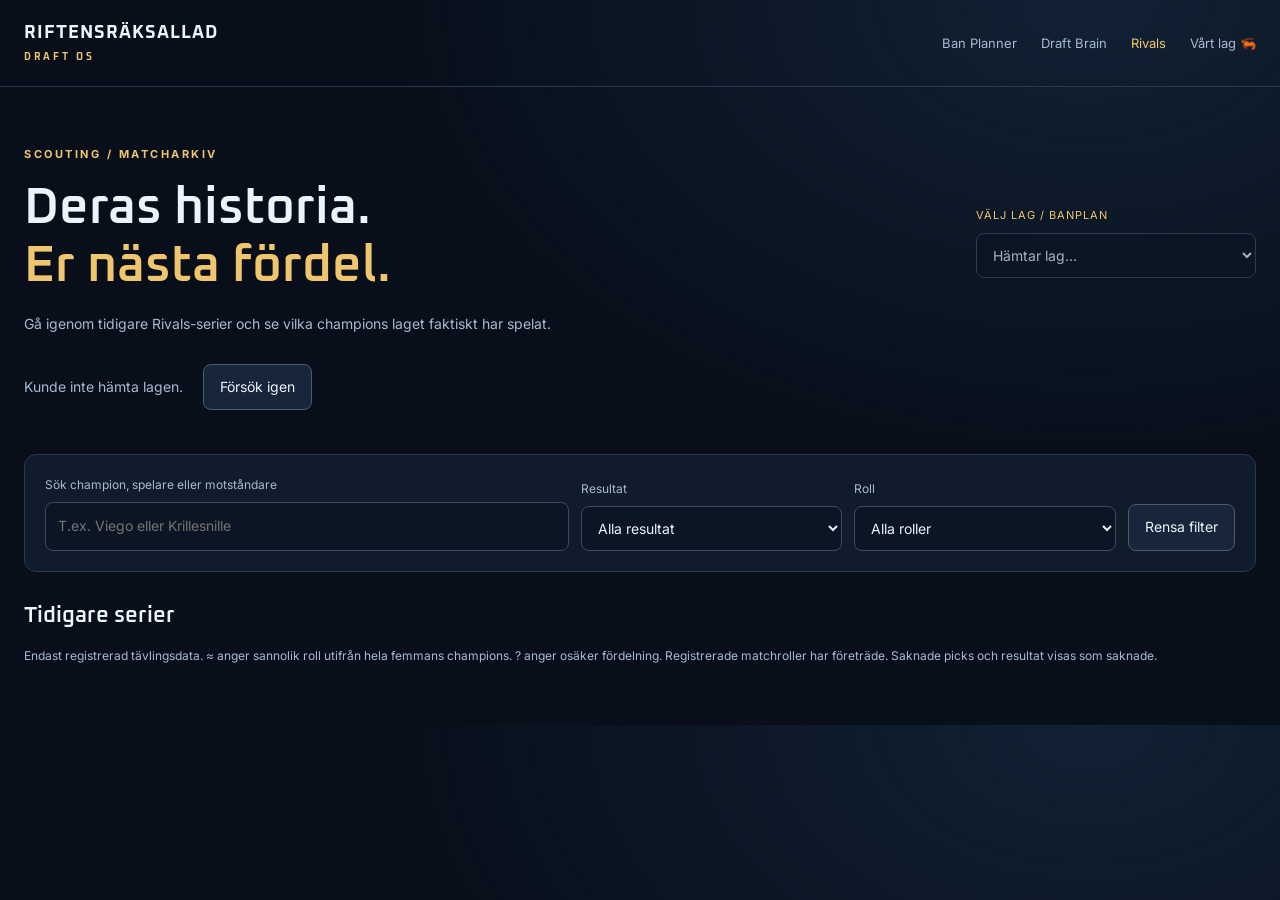
<file: rivals.html>
<!doctype html>
<html lang="sv">
<head>
<meta charset="utf-8"><meta name="viewport" content="width=device-width,initial-scale=1">
<title>Rivals matcharkiv · Riftensräksallad</title>
<link rel="preconnect" href="https://fonts.googleapis.com">
<link href="https://fonts.googleapis.com/css2?family=Inter:wght@400;500;600;700&family=Oxanium:wght@500;600;700&display=swap" rel="stylesheet">
<link rel="stylesheet" href="rivals-page.css?v=20261026-threats1">
</head>
<body>
<header class="topbar"><a href="live.html" class="brand">RIFTENSRÄKSALLAD <span>DRAFT OS</span></a><nav aria-label="Huvudmeny"><a href="index.html?workspace=planner">Ban Planner</a><a href="live.html">Draft Brain</a><a href="rivals.html" aria-current="page">Rivals</a><a href="rivals.html?plan=riftensraksallad">Vårt lag 🦐</a></nav></header>
<main>
<div class="intro"><div><p class="eyebrow">SCOUTING / MATCHARKIV</p><h1>Deras historia.<br><span>Er nästa fördel.</span></h1><p class="lead">Gå igenom tidigare Rivals-serier och se vilka champions laget faktiskt har spelat.</p></div><label class="team-label" for="team">VÄLJ LAG / BANPLAN<select id="team" disabled><option>Hämtar lag…</option></select></label></div>
<div id="status" class="status" role="status" aria-live="polite">Hämtar banplaner…</div>
<section id="overview" aria-label="Lagets matchöversikt"></section>
<section id="threats" aria-label="Spelare att rikta bans mot"></section>
<form id="filters" class="filters" role="search"><label for="search">Sök champion, spelare eller motståndare<input id="search" type="search" placeholder="T.ex. Viego eller Krillesnille" autocomplete="off"></label><label for="result">Resultat<select id="result"><option value="">Alla resultat</option><option value="win">Vinst</option><option value="loss">Förlust</option><option value="unknown">Resultat saknas</option></select></label><label for="role">Roll<select id="role"><option value="">Alla roller</option><option value="top">Top</option><option value="jungle">Jungle</option><option value="mid">Mid</option><option value="adc">Bot</option><option value="support">Support</option><option value="unknown">Osäker / okänd roll</option></select></label><button type="reset">Rensa filter</button></form>
<div class="section-head"><h2>Tidigare serier</h2><span id="count" aria-live="polite"></span></div>
<div id="matches"></div>
<p class="footnote">Endast registrerad tävlingsdata. ≈ anger sannolik roll utifrån hela femmans champions. ? anger osäker fördelning. Registrerade matchroller har företräde. Saknade picks och resultat visas som saknade.</p>
</main>
<script src="db-config.js"></script><script src="scouting-lineup.js"></script><script src="rivals-history.js?v=20261026-own1"></script><script src="rivals-threats.js?v=20261026-own1"></script><script src="rivals-page.js?v=20261026-own1"></script>
</body></html>
</file>
<file: rivals-history.css>
.rivals-history{margin-top:14px;border:1px solid #3b4c64;border-radius:12px;background:#0d1929;color:#ecf1f8;text-align:left;overflow:hidden}
.rivals-history summary{cursor:pointer;min-height:44px;padding:13px 16px;font-family:Oxanium,sans-serif;font-weight:600;color:#f0d28b;line-height:1.5;overflow-wrap:anywhere}
.rivals-history summary:focus-visible{outline:2px solid #e4bd66;outline-offset:-3px;border-radius:8px}
.rivals-history[open]>summary{border-bottom:1px solid #3b4c64}
.rivals-body{padding:4px 14px 14px;max-height:560px;overflow-y:auto;overscroll-behavior:contain}
.rivals-history .rivals-note{font:400 13px/1.6 Inter,sans-serif;color:#b9c9dd;margin:10px 0}
.rivals-series{border:1px solid #34465e;border-radius:8px;margin-top:10px;background:#122137}
.rivals-series>summary{font-family:Inter,sans-serif;color:#f0f4fa;padding:11px 12px}
.rivals-series>summary>span{display:inline;vertical-align:top}
.rivals-series summary strong{font-size:13px;line-height:1.65}
.rivals-series summary small{display:block;margin:3px 0 0 15px;color:#bcc9da;font:400 12px/1.5 Inter,sans-serif}
.rivals-vs{color:#b9c9dd;font-weight:400}
.rivals-games{padding:0 12px 12px;display:grid;gap:10px}
.rivals-game{border-top:1px solid #34465e;padding-top:10px;min-width:0}
.rivals-game h4{display:flex;justify-content:space-between;gap:8px;margin:0 0 8px;font:600 13px/1.5 Oxanium,sans-serif;color:#f0d28b}
.rivals-result{color:#c7d3e4;font:500 12px/1.5 Inter,sans-serif}
.rivals-result.win{color:#91d9ba}.rivals-result.loss{color:#ffaaaa}
.rivals-picks{display:grid;grid-template-columns:repeat(auto-fit,minmax(110px,1fr));gap:7px;list-style:none;padding:0;margin:0}
.rivals-picks li{display:flex;flex-direction:column;gap:4px;background:#0a1626;border-radius:6px;padding:9px;min-width:0;overflow-wrap:anywhere}
.rivals-picks strong{font:600 13px/1.4 Inter,sans-serif;color:#f2f5fa}.rivals-picks span{font:400 12px/1.4 Inter,sans-serif;color:#bcc9da}


.rivals-archive-link{display:inline-block;color:#f0d28b;font:600 13px/1.5 Inter,sans-serif;padding:10px 0;text-decoration:underline;text-underline-offset:4px}.rivals-archive-main{display:block;border:1px solid #50617a;background:#132238;border-radius:10px;padding:14px 16px;margin-top:14px}.rivals-archive-link:hover{color:#fff}.rivals-archive-link:focus-visible{outline:2px solid #f0d28b;outline-offset:3px}
</file>
<file: styles.css>
:root{
  --bg:#07111d;
  --panel:#0d1928;
  --panel2:#111f31;
  --card2:var(--panel2);
  --accent:var(--gold);
  --text:#f4f0e7;
  --muted:#b5c1d0;
  --gold:#e7b85b;
  --blue:#4ea1ff;
  --purple:#b86cff;
  --red:#ff6464;
  --green:#4bd4a1;
  --border:#26384d;
  --ok:#7bd88f;
}
*{box-sizing:border-box}
html{min-height:100%;background:var(--bg);scrollbar-gutter:stable}
body{
  margin:0;
  min-height:100vh;
  background:
    radial-gradient(circle at 82% 6%,rgba(91,45,166,.16),transparent 30%),
    radial-gradient(circle at 8% 88%,rgba(28,99,157,.12),transparent 28%),
    linear-gradient(180deg,#07111d 0%,#091421 52%,#07101b 100%);
  color:var(--text);
  font-family:Inter,system-ui,-apple-system,BlinkMacSystemFont,"Segoe UI",sans-serif;
}
button,input{font:inherit}
.pick-error{color:#ffb0a6;font-size:14px;line-height:1.5;margin:8px 0;overflow-wrap:anywhere}
.pick-error:empty{display:none}
button{color:inherit}
.app{max-width:1400px;margin:0 auto;padding:34px 38px 54px}
header{
  display:flex;justify-content:space-between;align-items:center;gap:24px;
  padding:6px 2px 28px;border-bottom:1px solid rgba(231,184,91,.28);margin-bottom:30px
}
.brand-head{display:flex;align-items:center;gap:20px}
.team-logo{width:92px;height:92px;object-fit:contain;filter:drop-shadow(0 8px 20px rgba(0,0,0,.38));flex:0 0 auto}
.eyebrow{font-weight:800;letter-spacing:.22em;color:var(--gold);font-size:12px;margin:0 0 7px}
h1{font-family:Georgia,"Times New Roman",serif;font-size:54px;line-height:.96;margin:0;font-weight:700;letter-spacing:-.035em}
h2{font-family:Georgia,"Times New Roman",serif;margin:0 0 18px;font-size:31px}
h3{margin:0 0 6px}
p{line-height:1.45}
.sub,.hint{color:var(--muted)}
.hidden{display:none!important}

.header-actions{display:flex;gap:9px;align-items:center;flex-wrap:wrap}
.secondary,.primary,.side-btn{
  border-radius:11px;padding:11px 15px;font-weight:800;cursor:pointer;transition:.16s ease
}
.secondary{background:transparent;color:var(--text);border:1px solid var(--border)}
.secondary:hover{border-color:var(--gold);background:rgba(231,184,91,.06)}
.nav-action{border-color:#334861}
.primary{background:var(--gold);border:1px solid var(--gold);color:#10141a;margin-top:10px;width:100%}
.primary:hover{filter:brightness(1.07)}

.card{
  background:rgba(10,22,36,.76);
  border:1px solid rgba(67,89,116,.68);
  border-radius:16px;padding:22px;
  box-shadow:0 12px 36px rgba(0,0,0,.15)
}
#modeSelect{background:transparent;border:0;box-shadow:none;padding:0;margin-bottom:30px}
#modeSelect h2,.comps>h2{display:flex;align-items:center;gap:14px}
#modeSelect h2:after,.comps>h2:after{content:"";height:1px;flex:1;background:linear-gradient(90deg,rgba(231,184,91,.7),rgba(231,184,91,.08))}

.mode-grid{display:grid;grid-template-columns:repeat(3,1fr);gap:18px}
.mode-btn{
  position:relative;min-height:176px;
  background:linear-gradient(145deg,rgba(18,34,53,.92),rgba(9,20,33,.95));
  color:var(--text);border:1px solid var(--border);border-radius:15px;padding:24px 24px 22px;
  text-align:left;cursor:pointer;text-decoration:none;display:flex;flex-direction:column;justify-content:flex-end;
  overflow:hidden;transition:transform .16s ease,border-color .16s ease,box-shadow .16s ease
}
.mode-btn:before{content:"";position:absolute;inset:0;opacity:.25;pointer-events:none}
.mode-btn:hover{transform:translateY(-2px)}
.mode-btn strong{font-family:Georgia,"Times New Roman",serif;display:block;font-size:27px;margin:11px 0 5px;position:relative}
.mode-btn>span:not(.mode-icon):not(.mode-arrow){color:var(--muted);max-width:82%;position:relative}
.mode-icon{
  width:48px;height:48px;border-radius:12px;display:grid;place-items:center;font-size:25px;font-weight:900;
  position:relative;border:1px solid currentColor;background:rgba(4,10,18,.46)
}
.mode-arrow{position:absolute;right:21px;bottom:22px;font-size:26px;font-weight:300}
.sim-mode{border-color:rgba(78,161,255,.76)}.sim-mode .mode-icon,.sim-mode .mode-arrow{color:#65b1ff}
.sim-mode:before{background:radial-gradient(circle at 88% 20%,rgba(78,161,255,.26),transparent 48%)}
.test-mode{border-color:rgba(184,108,255,.74)}.test-mode .mode-icon,.test-mode .mode-arrow{color:#c381ff}
.test-mode:before{background:radial-gradient(circle at 88% 20%,rgba(184,108,255,.24),transparent 48%)}
.live-mode{border-color:rgba(231,184,91,.78)}.live-mode .mode-icon,.live-mode .mode-arrow{color:var(--gold)}
.live-mode:before{background:radial-gradient(circle at 88% 20%,rgba(231,184,91,.22),transparent 48%)}
.sim-mode:hover{box-shadow:0 0 0 1px rgba(78,161,255,.12),0 14px 30px rgba(0,0,0,.18)}
.test-mode:hover{box-shadow:0 0 0 1px rgba(184,108,255,.12),0 14px 30px rgba(0,0,0,.18)}
.live-mode:hover{box-shadow:0 0 0 1px rgba(231,184,91,.12),0 14px 30px rgba(0,0,0,.18)}

#setup,#testBrief,#analysis,#scoreCard{margin-top:16px}
.side-buttons{display:flex;gap:12px}
.side-btn{background:var(--panel2);border:1px solid var(--border);font-size:18px;min-width:155px}
.side-btn:hover{border-color:var(--gold)}
.test-brief{border-color:rgba(184,108,255,.45)}
.scenario-meta{display:flex;gap:8px;flex-wrap:wrap}
.scenario-meta span{background:var(--panel2);padding:7px 10px;border-radius:999px;color:var(--muted);font-size:13px;font-weight:700}

.draft-grid{display:grid;grid-template-columns:1fr 365px 1fr;gap:16px;margin-top:16px}
.team-title{font-weight:900;font-size:18px;margin-bottom:12px;letter-spacing:.08em}
.team-title.blue{color:var(--blue)}.team-title.red{color:var(--red)}
.picks{display:grid;gap:9px}
.pick{display:flex;justify-content:space-between;align-items:center;background:var(--panel2);padding:12px 14px;border-radius:10px;border:1px solid var(--border)}
.pick .slot{color:var(--muted);font-size:12px;font-weight:800}.pick .champ{font-weight:900}
.center label{display:block;margin:14px 0 6px;color:var(--muted);font-size:13px;font-weight:700}
input{width:100%;padding:13px 14px;border-radius:10px;border:1px solid var(--border);background:#07111d;color:var(--text);font-size:16px}
.turn-box{background:#07111d;border:1px solid var(--border);border-radius:12px;padding:14px;text-align:center}
.turn-box .small{display:block;color:var(--muted);font-size:11px;font-weight:800;letter-spacing:.14em}.turn-box strong{font-size:25px}
.full{width:100%;margin-top:10px}
.coach{margin-top:14px;background:#0a1625;padding:14px;border-radius:10px;border-left:3px solid var(--gold)}

.analysis-head{display:flex;justify-content:space-between;align-items:center;gap:16px}
.badge{background:#1a2a40;padding:8px 12px;border-radius:999px;font-weight:800;font-size:13px}
.analysis-grid,.score-grid{display:grid;grid-template-columns:repeat(3,1fr);gap:12px}
.analysis-grid>div,.score-grid>div{background:var(--panel2);padding:14px;border-radius:10px}
.score-grid{grid-template-columns:repeat(4,1fr)}
.score-grid span{display:block;color:var(--muted);font-size:12px}.score-grid strong{font-size:24px}
.final-plan{font-weight:800;color:var(--ok)}
.grade{font-size:34px;font-weight:900;background:var(--gold);color:#141414;border-radius:12px;padding:8px 14px}
.test-feedback{margin-top:16px;background:#0a1625;border:1px solid var(--border);border-radius:12px;padding:16px}
.test-feedback p{margin:8px 0}

.comps{margin-top:30px;background:transparent;border:0;box-shadow:none;padding:0}
.comp-list{display:grid;grid-template-columns:repeat(4,1fr);gap:14px}
.comp-card{
  min-height:112px;background:linear-gradient(145deg,rgba(17,31,49,.86),rgba(8,19,31,.93));
  padding:18px;border-radius:13px;border:1px solid var(--border);
  display:flex;align-items:center;gap:14px;position:relative;overflow:hidden
}
.comp-card>div{min-width:0}.comp-card h3{font-family:Georgia,"Times New Roman",serif;font-size:19px;white-space:nowrap}
.comp-card p{margin:0;color:var(--muted);font-size:12px;overflow:hidden;text-overflow:ellipsis;white-space:nowrap}
.comp-icon{width:42px;height:42px;border-radius:11px;display:grid;place-items:center;flex:0 0 auto;font-size:22px;border:1px solid currentColor}
.comp-arrow{margin-left:auto;font-size:20px}
.early-comp{border-color:rgba(255,100,100,.42)}.early-comp .comp-icon,.early-comp .comp-arrow{color:#ff6c65}
.press-comp{border-color:rgba(184,108,255,.42)}.press-comp .comp-icon,.press-comp .comp-arrow{color:#c17cff}
.objective-comp{border-color:rgba(75,212,161,.42)}.objective-comp .comp-icon,.objective-comp .comp-arrow{color:#55d7a8}
.jungle-comp{border-color:rgba(78,161,255,.42)}.jungle-comp .comp-icon,.jungle-comp .comp-arrow{color:#61adff}

@media(max-width:1100px){
  .comp-list{grid-template-columns:repeat(2,1fr)}
  .draft-grid{grid-template-columns:1fr}
}
@media(max-width:820px){
  .app{padding:22px 18px 40px}
  header{align-items:flex-start}
  .mode-grid{grid-template-columns:1fr}
  .analysis-grid,.score-grid{grid-template-columns:1fr 1fr}
  h1{font-size:42px}
}
@media(max-width:600px){
  header{flex-direction:column}.header-actions{width:100%}
  .team-logo{width:70px;height:70px}
  h1{font-size:36px}
  .comp-list,.analysis-grid,.score-grid{grid-template-columns:1fr}
  .mode-btn{min-height:145px}
}

.top-tabs{display:flex;align-items:center;gap:4px;margin-right:6px}
.top-tab{border:0;background:transparent;color:var(--muted);font-weight:800;padding:9px 12px;cursor:pointer;border-bottom:2px solid transparent}
.top-tab:hover{color:var(--text)}
.top-tab.active{color:var(--gold);border-bottom-color:var(--gold)}
.comp-card{padding-right:18px}
.analysis-dashboard{margin-top:4px}
.analysis-dashboard-head{display:flex;align-items:flex-end;justify-content:space-between;gap:24px;margin-bottom:18px}
.analysis-dashboard-head h2{font-size:38px;margin:2px 0 4px}
.analysis-intro{color:var(--muted);margin:0}
.analysis-filters{display:flex;gap:7px;flex-wrap:wrap}
.analysis-filter{border:1px solid var(--border);background:rgba(14,29,46,.82);color:var(--muted);padding:8px 12px;border-radius:999px;font-weight:800;cursor:pointer}
.analysis-filter.active{color:#111;background:var(--gold);border-color:var(--gold)}
.analysis-kpis{display:grid;grid-template-columns:repeat(5,1fr);gap:12px;margin-bottom:14px}
.analysis-kpis article,.analysis-panel{background:rgba(10,22,36,.78);border:1px solid rgba(67,89,116,.68);border-radius:14px}
.analysis-kpis article{padding:17px}
.analysis-kpis span{display:block;color:var(--muted);font-size:12px;font-weight:800;text-transform:uppercase;letter-spacing:.08em}
.analysis-kpis strong{display:block;font-size:28px;margin:6px 0 2px}
.analysis-kpis small{color:var(--muted)}
.analysis-two-col{display:grid;grid-template-columns:1fr 1fr;gap:14px;margin-top:14px}
.analysis-panel{padding:18px}
.panel-head{display:flex;align-items:center;justify-content:space-between;gap:12px;margin-bottom:13px}
.panel-head h3{font-family:Georgia,"Times New Roman",serif;font-size:21px;margin:0}
.analysis-note{color:var(--muted);font-size:13px;font-weight:600;line-height:1.55}
.stat-list{display:grid;gap:8px}
.stat-row{display:grid;grid-template-columns:minmax(130px,1fr) 120px 58px;gap:10px;align-items:center;padding:8px 0;border-bottom:1px solid rgba(255,255,255,.05)}
.stat-row:last-child{border-bottom:0}
.stat-name{font-weight:800}.stat-bar{height:7px;background:#16263a;border-radius:999px;overflow:hidden}.stat-bar>i{display:block;height:100%;background:var(--gold);border-radius:inherit}.stat-value{text-align:right;font-weight:900}
.analysis-mini-grid{display:grid;grid-template-columns:1fr 1fr;gap:8px;margin-top:14px}
.analysis-mini-grid>div{background:#0a1625;border:1px solid rgba(255,255,255,.05);border-radius:10px;padding:11px}
.analysis-mini-grid span{display:block;color:var(--muted);font-size:11px}.analysis-mini-grid strong{display:block;margin-top:3px}
.champ-stat-list{display:grid;grid-template-columns:1fr 1fr;gap:8px}
.champ-stat{display:flex;align-items:center;justify-content:space-between;gap:10px;background:#0a1625;border-radius:10px;padding:10px 11px;border:1px solid rgba(255,255,255,.05)}
.champ-stat strong{font-size:14px}.champ-stat span{color:var(--muted);font-size:12px}
.pattern-list{display:grid;gap:8px}
.pattern-item{background:#0a1625;border-left:3px solid var(--gold);border-radius:8px;padding:10px 12px;line-height:1.4}
.match-history{display:grid;gap:8px}
.match-row{display:grid;grid-template-columns:82px 90px 90px minmax(150px,1fr) minmax(220px,1.5fr) 38px;gap:10px;align-items:center;background:#0a1625;border:1px solid rgba(255,255,255,.05);padding:10px 11px;border-radius:10px}
.match-result{font-weight:900}.match-result.win{color:#7bd88f}.match-result.loss{color:#ff7b7b}
.match-type{color:var(--muted);font-size:12px;font-weight:800;text-transform:uppercase}
.match-comp{font-weight:800}.match-picks{color:var(--muted);font-size:12px;white-space:nowrap;overflow:hidden;text-overflow:ellipsis}
.delete-match{border:0;background:transparent;color:#8493a7;font-size:18px;cursor:pointer}.delete-match:hover{color:#ff7b7b}
.analysis-empty{text-align:center;padding:44px 20px;color:var(--muted)}.analysis-empty strong{color:var(--text);font-size:20px}
@media(max-width:1050px){.analysis-kpis{grid-template-columns:repeat(3,1fr)}.match-row{grid-template-columns:70px 80px 80px 1fr 32px}.match-picks{display:none}}
@media(max-width:760px){.analysis-dashboard-head{align-items:flex-start;flex-direction:column}.analysis-kpis{grid-template-columns:1fr 1fr}.analysis-two-col{grid-template-columns:1fr}.champ-stat-list{grid-template-columns:1fr}.top-tabs{width:100%;order:3}.header-actions{align-items:flex-start}.match-row{grid-template-columns:65px 72px 1fr 30px}.match-type{display:none}}

.analysis-head-actions{display:flex;flex-direction:column;align-items:flex-end;gap:10px}
.db-status-wrap{display:flex;align-items:center;gap:8px;color:var(--muted);font-size:12px;font-weight:800}
.db-status-dot{width:8px;height:8px;border-radius:50%;background:#708097;box-shadow:0 0 0 3px rgba(112,128,151,.12)}
.db-status-wrap.shared .db-status-dot{background:#70d38a;box-shadow:0 0 0 3px rgba(112,211,138,.12)}
.db-status-wrap.offline .db-status-dot{background:#e3a957;box-shadow:0 0 0 3px rgba(227,169,87,.12)}
.db-status-wrap.locked .db-status-dot{background:#b878ef;box-shadow:0 0 0 3px rgba(184,120,239,.12)}
.db-action{border:1px solid var(--border);background:#0a1625;color:var(--text);border-radius:8px;padding:5px 8px;font-size:11px;font-weight:900;cursor:pointer}
.db-action:hover{border-color:var(--gold)}
@media(max-width:760px){.analysis-head-actions{align-items:flex-start}.db-status-wrap{flex-wrap:wrap}}

.db-status-wrap.readonly .db-status-dot{background:#65b1ff;box-shadow:0 0 0 3px rgba(101,177,255,.12)}

/* Patch filter */
.patch-filter-wrap{display:flex;align-items:center;gap:7px;color:var(--muted);font-size:12px;font-weight:800}
.patch-filter-wrap select{background:#101b2d;color:var(--text);border:1px solid var(--border);border-radius:9px;padding:8px 9px;font-weight:800}

/* Team Learning */
.team-learning-panel{margin-top:16px;border-color:#44567b}
.learning-confidence{border:1px solid var(--border);border-radius:999px;padding:6px 9px;font-size:11px;font-weight:900;letter-spacing:.06em}
.learning-confidence.high{color:#9ee6b0;border-color:#345b43}.learning-confidence.medium{color:#ffe38c;border-color:#66572b}.learning-confidence.low{color:#9fc9ff;border-color:#31547d}
.learning-card-grid{display:grid;grid-template-columns:repeat(3,1fr);gap:10px}
.learning-card{background:var(--card2);border:1px solid var(--border);border-radius:12px;padding:13px}
.learning-card span{display:block;color:var(--muted);font-size:10px;font-weight:900;letter-spacing:.08em}
.learning-card strong{display:block;margin-top:6px;font-size:17px}
.learning-card small{display:block;margin-top:5px;color:var(--muted);line-height:1.35}
.learning-insights{display:grid;gap:7px;margin-top:10px}
.learning-insight{background:rgba(255,255,255,.035);border-left:3px solid #52698f;border-radius:8px;padding:10px 12px;line-height:1.4}
@media(max-width:900px){.learning-card-grid{grid-template-columns:repeat(2,1fr)}}
@media(max-width:600px){.learning-card-grid{grid-template-columns:1fr}}

/* Match history review */
.review-match{background:#16243a;border:1px solid #39577e;color:#cfe2ff;border-radius:8px;padding:6px 9px;font-weight:850;cursor:pointer}
.review-match:hover{border-color:#6e97cc}
.matchup-mini{display:inline-block;margin-left:5px;color:#ffe38c;font-size:10px;border:1px solid #66572b;border-radius:999px;padding:2px 5px}

/* Draft Review */
body.review-open{overflow:hidden}
.draft-review-overlay{position:fixed;inset:0;z-index:1000;background:rgba(3,7,14,.82);backdrop-filter:blur(6px);display:grid;place-items:center;padding:24px}
.draft-review-overlay.hidden{display:none}
.draft-review-modal{width:min(1080px,100%);max-height:90vh;overflow:auto;background:#0e1727;border:1px solid #334766;border-radius:16px;padding:20px;box-shadow:0 28px 80px rgba(0,0,0,.48)}
.draft-review-head{display:flex;align-items:flex-start;justify-content:space-between;gap:16px}
.draft-review-head h2{margin:3px 0}
.review-close{width:38px;height:38px;border-radius:50%;border:1px solid var(--border);background:#152136;color:var(--text);font-size:23px;cursor:pointer}
.review-summary-grid{display:grid;grid-template-columns:repeat(3,1fr);gap:9px;margin:15px 0}
.review-summary-grid>div{background:var(--card2);border:1px solid var(--border);border-radius:10px;padding:11px}
.review-summary-grid span{display:block;color:var(--muted);font-size:10px;font-weight:900;letter-spacing:.08em}
.review-summary-grid strong{display:block;margin-top:5px}
.review-section{margin-top:18px}
.review-team-grid{display:grid;grid-template-columns:1fr 1fr;gap:10px}
.review-team-grid>div{background:var(--card2);border:1px solid var(--border);border-radius:12px;padding:12px}
.review-picks{display:flex;flex-wrap:wrap;gap:7px;margin-top:8px}
.review-picks span{display:flex;gap:6px;align-items:center;background:#132139;border:1px solid #2d4364;border-radius:8px;padding:7px 9px;font-weight:800}
.review-picks b{font-size:9px;color:#9fc9ff}
.review-timeline{display:grid;gap:7px}
.review-step{display:grid;grid-template-columns:34px 1fr;gap:9px;background:var(--card2);border:1px solid var(--border);border-radius:10px;padding:10px}
.review-step.ours{border-left:3px solid #668dd0}.review-step.enemy{border-left:3px solid #a85c66}
.review-step-num{display:grid;place-items:center;width:28px;height:28px;border-radius:50%;background:#182740;color:var(--muted);font-weight:900}
.review-step small{display:block;color:var(--muted);font-size:10px;font-weight:850}
.review-step strong{display:inline-block;margin-top:3px}
.review-step em{font-style:normal;color:#9fc9ff;font-size:10px;margin-left:7px;font-weight:900}
.review-brain{margin-top:6px;font-size:12px;color:var(--muted)}
.review-brain.followed{color:#9ee6b0}.review-brain.deviated{color:#ffe38c}
.review-plan{background:var(--card2);border:1px solid var(--border);border-radius:12px;padding:12px}
.review-plan p{margin:7px 0;line-height:1.45}
.legacy-review{background:#2a2418;border:1px solid #66572b;color:#ffe9ac;border-radius:10px;padding:12px;line-height:1.45}
@media(max-width:700px){.draft-review-overlay{padding:8px}.draft-review-modal{padding:14px;max-height:96vh}.review-summary-grid,.review-team-grid{grid-template-columns:1fr}}

/* Match history action layout fix */
.match-row{
  grid-template-columns:82px 90px 110px minmax(150px,1fr) minmax(180px,1.4fr) auto;
  min-width:0;
}
.match-row>*{min-width:0}
.match-date{color:var(--muted);font-size:12px;white-space:nowrap}
.match-actions{display:flex;align-items:center;justify-content:flex-end;gap:6px;min-width:max-content}
.review-match{white-space:nowrap;min-width:72px;text-align:center}
.delete-match{width:28px;height:30px;display:grid;place-items:center;flex:0 0 28px}

@media(max-width:1050px){
  .match-row{grid-template-columns:70px 80px 105px minmax(120px,1fr) auto}
  .match-picks{display:none}
}
@media(max-width:760px){
  .match-row{grid-template-columns:65px 95px minmax(0,1fr) auto;gap:8px}
  .match-type,.match-picks{display:none}
  .match-comp{overflow:hidden;text-overflow:ellipsis;white-space:nowrap}
}
@media(max-width:540px){
  .match-row{
    grid-template-columns:62px minmax(0,1fr) auto;
    grid-template-areas:
      "result date actions"
      "comp comp actions";
    row-gap:5px;
  }
  .match-result{grid-area:result}
  .match-date{grid-area:date}
  .match-comp{grid-area:comp}
  .match-actions{grid-area:actions;align-self:stretch}
  .review-match{min-width:66px;padding:6px 7px}
}

/* Standard comp guide */
.comp-card[data-comp-guide]{cursor:pointer;transition:transform .14s ease,border-color .14s ease,background .14s ease}
.comp-card[data-comp-guide]:hover,.comp-card[data-comp-guide]:focus-visible{transform:translateY(-2px);background:linear-gradient(145deg,rgba(24,42,65,.96),rgba(10,24,39,.98));outline:none}
.comp-card small{display:block;margin-top:7px;color:#7f91aa;font-size:10px;font-weight:800;letter-spacing:.03em}
.comp-card .comp-arrow{opacity:.72;transition:transform .14s ease,opacity .14s ease}
.comp-card[data-comp-guide]:hover .comp-arrow,.comp-card[data-comp-guide]:focus-visible .comp-arrow{transform:translateX(3px);opacity:1}

body.comp-guide-open{overflow:hidden}
.comp-guide-overlay{position:fixed;inset:0;z-index:1100;background:rgba(3,7,14,.84);backdrop-filter:blur(7px);display:grid;place-items:center;padding:22px}
.comp-guide-overlay.hidden{display:none}
.comp-guide-modal{width:min(1120px,100%);max-height:92vh;overflow:auto;background:#0d1727;border:1px solid #374d6e;border-radius:17px;padding:22px;box-shadow:0 30px 90px rgba(0,0,0,.52)}
.comp-guide-head{display:flex;align-items:flex-start;justify-content:space-between;gap:16px}
.comp-guide-head h2{font-size:34px;margin:2px 0 5px}
.comp-guide-identity{margin:0;color:var(--muted);max-width:780px;line-height:1.5}
.comp-guide-close{width:39px;height:39px;border-radius:50%;border:1px solid var(--border);background:#152136;color:var(--text);font-size:23px;cursor:pointer;flex:0 0 auto}
.comp-guide-call{margin:15px 0;background:#241f14;border:1px solid #63552c;border-radius:12px;padding:13px 15px}
.comp-guide-call strong{display:block;margin-top:5px;color:#ffe38c;font-size:17px}
.comp-guide-columns{display:grid;grid-template-columns:1fr 1.15fr;gap:12px}
.comp-guide-columns>section,.comp-guide-section{background:rgba(10,22,36,.72);border:1px solid rgba(67,89,116,.58);border-radius:13px;padding:15px}
.comp-guide-columns h3,.comp-guide-section h3{margin:0 0 12px;font-family:Georgia,"Times New Roman",serif}
.comp-core-grid{display:grid;grid-template-columns:repeat(5,1fr);gap:7px}
.comp-core-slot{background:#101d30;border:1px solid #2d405d;border-radius:9px;padding:9px;text-align:center}
.comp-core-slot span{display:block;color:#8da4c2;font-size:9px;font-weight:900;letter-spacing:.08em}
.comp-core-slot strong{display:block;margin-top:5px;font-size:12px}
.comp-role-alts{display:grid;gap:7px}
.comp-role-alt{display:grid;grid-template-columns:72px 1fr;gap:8px;align-items:start}
.comp-role-alt>span{color:#8da4c2;font-size:10px;font-weight:900;letter-spacing:.08em;padding-top:5px}
.comp-role-alt>div{display:flex;flex-wrap:wrap;gap:5px}
.comp-role-alt b{font-size:11px;background:#121f33;border:1px solid #2c4263;border-radius:999px;padding:4px 7px}
.comp-role-alt b.primary{color:#ffe38c;border-color:#68592d}
.comp-guide-section{margin-top:12px}
.comp-variant-grid{display:grid;grid-template-columns:repeat(2,1fr);gap:9px}
.comp-variant{background:#101d30;border:1px solid #2d405d;border-radius:11px;padding:12px}
.comp-variant-head{display:flex;align-items:center;justify-content:space-between;gap:8px}
.comp-variant-head>span{font-size:9px;font-weight:900;color:#9fc9ff;border:1px solid #31547d;border-radius:999px;padding:3px 6px}
.comp-variant-picks{display:grid;grid-template-columns:repeat(5,1fr);gap:4px;margin:9px 0}
.comp-variant-picks span{background:#0b1627;border-radius:7px;padding:6px 4px;text-align:center;font-size:10px;font-weight:800;min-width:0;overflow:hidden;text-overflow:ellipsis}
.comp-variant-picks small{display:block;color:#8297b4;font-size:7px;margin-bottom:3px}
.comp-variant p{color:var(--muted);font-size:12px;line-height:1.45;margin:7px 0 0}
.comp-guide-bottom{margin-top:12px}
.comp-bullet-list{display:grid;gap:7px}
.comp-bullet-list p{position:relative;margin:0;padding:8px 9px 8px 28px;background:#101d30;border-radius:8px;color:#cbd8e8;font-size:12px;line-height:1.4}
.comp-bullet-list p::before{content:"✓";position:absolute;left:10px;color:#77d894;font-weight:900}
.comp-bullet-list.danger p::before{content:"!";color:#ffc079}
.comp-plan-grid{display:grid;grid-template-columns:repeat(3,1fr);gap:8px}
.comp-plan-grid>div{background:#101d30;border-radius:9px;padding:11px}
.comp-plan-grid span{font-size:9px;font-weight:900;color:#9fc9ff;letter-spacing:.08em}
.comp-plan-grid p{margin:6px 0 0;font-size:12px;line-height:1.45}
.comp-guide-rule{margin-top:12px;border:1px solid #66572b;background:#2a2418;border-radius:12px;padding:13px}
.comp-guide-rule strong{display:block;margin-top:5px;color:#ffe8a5;line-height:1.45}
@media(max-width:850px){
  .comp-guide-columns{grid-template-columns:1fr}
  .comp-variant-grid{grid-template-columns:1fr}
  .comp-plan-grid{grid-template-columns:1fr}
}
@media(max-width:620px){
  .comp-guide-overlay{padding:7px}
  .comp-guide-modal{padding:14px;max-height:97vh}
  .comp-guide-head h2{font-size:27px}
  .comp-core-grid{grid-template-columns:1fr}
  .comp-core-slot{text-align:left;display:flex;align-items:center;justify-content:space-between}
  .comp-core-slot strong{margin-top:0}
  .comp-variant-picks{grid-template-columns:1fr}
  .comp-variant-picks span{text-align:left;display:flex;justify-content:space-between;gap:8px}
  .comp-variant-picks small{display:inline;margin:0}
}

/* Ban Planner */
.ban-planner-dashboard{margin-top:4px}
.planner-dashboard-head{display:flex;align-items:flex-end;justify-content:space-between;gap:22px;margin-bottom:16px}
.planner-dashboard-head h2{font-size:38px;margin:2px 0 4px}
.planner-dashboard-head p{margin:0;color:var(--muted)}
.planner-head-actions{display:flex;align-items:center;gap:8px;flex-wrap:wrap}
.planner-db-badge{border:1px solid #31547d;background:#0f1d30;color:#9fc9ff;border-radius:999px;padding:7px 10px;font-size:11px;font-weight:900}
.planner-db-badge.write{border-color:#345b43;color:#9ee6b0}
.planner-layout{display:grid;grid-template-columns:300px minmax(0,1fr);gap:14px;align-items:start}
.planner-sidebar{padding:14px;position:sticky;top:12px}
.planner-sidebar-head{display:flex;align-items:center;justify-content:space-between;margin-bottom:10px}
.planner-sidebar-head h3{margin:0}
.planner-match-list{display:grid;gap:8px}
.planner-match-card{width:100%;text-align:left;background:#0a1625;border:1px solid var(--border);border-radius:11px;padding:12px;color:var(--text);cursor:pointer}
.planner-match-card:hover,.planner-match-card.active{border-color:#557aa8;background:#101f34}
.planner-match-card .top{display:flex;align-items:center;justify-content:space-between;gap:8px}
.planner-match-card strong{font-size:14px}.planner-match-card small{color:var(--muted)}
.planner-match-card .date{display:block;margin-top:7px;color:#9fc9ff;font-size:12px;font-weight:800}
.planner-match-card .status{font-size:9px;font-weight:900;border:1px solid #345b43;color:#9ee6b0;border-radius:999px;padding:3px 6px}
.planner-match-card .status.review{border-color:#8f752f;color:#ffe38c;background:#332b16}
.planner-match-card .status.completed{border-color:#96555d;color:#ffb7be;background:#351e29}
.planner-match-card .status.cancelled{border-color:#566376;color:#b9c4d3;background:#202a37}
.planner-loading,.planner-empty{padding:28px 12px;text-align:center;color:var(--muted)}
.planner-empty strong{color:var(--text);font-size:19px}
.planner-detail{padding:18px;min-width:0}
.planner-detail-head{display:flex;flex-wrap:wrap;align-items:flex-start;justify-content:space-between;gap:14px;margin-bottom:15px}
.planner-detail-head h2{font-size:30px;margin:2px 0 3px}
.planner-meta{color:var(--muted);font-size:12px}
.planner-detail-actions{display:flex;gap:7px;flex-wrap:wrap}
.planner-link,.planner-edit-btn,.planner-save-btn,.planner-cancel-btn{border:1px solid var(--border);background:#101d30;color:var(--text);border-radius:9px;padding:8px 10px;font-weight:850;cursor:pointer;text-decoration:none;font-size:12px}
.planner-save-btn{background:var(--gold);color:#121212;border-color:var(--gold)}
.planner-link:hover,.planner-edit-btn:hover,.planner-cancel-btn:hover{border-color:#6282ad}
.planner-phase1{display:grid;grid-template-columns:repeat(3,1fr);gap:9px;margin:12px 0}
.planner-ban-call{background:#111d2f;border:1px solid #2d4364;border-radius:12px;padding:12px}
.planner-ban-call span{display:block;color:#9fc9ff;font-size:10px;font-weight:900;letter-spacing:.08em}
.planner-ban-call strong{display:block;font-size:20px;margin-top:5px}
.planner-ban-note{margin:0 0 14px;color:var(--muted);font-size:12px}
.planner-section{margin-top:14px;background:rgba(8,19,32,.48);border:1px solid rgba(67,89,116,.52);border-radius:13px;padding:14px}
.planner-section-head{display:flex;align-items:center;justify-content:space-between;gap:10px;margin-bottom:10px}
.planner-section-head h3{margin:0;font-family:Georgia,"Times New Roman",serif}
.planner-scout-badge{border:1px solid #66572b;color:#ffe38c;border-radius:999px;padding:4px 7px;font-size:9px;font-weight:900}
.planner-player-grid{display:flex;flex-wrap:wrap;gap:6px}
.planner-player{background:#101d30;border:1px solid #2d4364;border-radius:999px;padding:5px 8px;font-size:11px;font-weight:800}
.planner-ban-list{display:grid;gap:8px}
.planner-ban-row{display:grid;grid-template-columns:34px 120px 82px 1fr;gap:9px;align-items:start;background:#0d1a2c;border:1px solid #263a57;border-radius:10px;padding:10px}
.planner-ban-num{width:28px;height:28px;display:grid;place-items:center;border-radius:50%;background:#172943;color:#ffe38c;font-weight:900}
.planner-ban-champ{font-size:15px;font-weight:900}
.planner-ban-type{font-size:9px;font-weight:900;text-transform:uppercase;border-radius:999px;padding:4px 6px;text-align:center;background:#1d2940;color:#9fc9ff}
.planner-ban-type.target{background:#3a1e29;color:#ffbdca}.planner-ban-type.comp{background:#292516;color:#ffe38c}.planner-ban-type.watch{background:#182c25;color:#9ee6b0}
.planner-ban-why{color:var(--muted);font-size:12px;line-height:1.45}
.planner-two-col{display:grid;grid-template-columns:1fr 1fr;gap:12px}
.planner-condition-list,.planner-fallback-list{display:grid;gap:8px}
.planner-condition,.planner-fallback{background:#0d1a2c;border:1px solid #263a57;border-radius:10px;padding:10px}
.planner-condition strong,.planner-fallback strong{display:block;margin-bottom:5px}
.planner-condition .bans,.planner-fallback .options{color:#9fc9ff;font-size:12px;font-weight:850}
.planner-condition p{color:var(--muted);font-size:12px;line-height:1.4;margin:6px 0 0}
.planner-note-grid{display:grid;grid-template-columns:1fr 1fr;gap:9px}
.planner-note{background:#0d1a2c;border:1px solid #263a57;border-radius:10px;padding:10px}
.planner-note span{display:block;color:#9fc9ff;font-size:9px;font-weight:900;letter-spacing:.08em}
.planner-note p{white-space:pre-wrap;color:#ccd7e6;line-height:1.45;margin:6px 0 0;font-size:12px}
.planner-edit-grid{display:grid;gap:12px;align-content:start}
.planner-field{display:grid;gap:5px}
.planner-field label{font-size:10px;color:var(--muted);font-weight:900;letter-spacing:.06em}
.planner-field input,.planner-field textarea,.planner-field select,.planner-inline-input{width:100%;background:#0a1625;color:var(--text);border:1px solid #304663;border-radius:8px;padding:8px 9px;font:inherit}
.planner-field textarea{min-height:86px;resize:vertical}
.planner-edit-ban,.planner-edit-conditional,.planner-edit-fallback{display:grid;gap:7px;background:#0d1a2c;border:1px solid #263a57;border-radius:10px;padding:10px}
.planner-edit-ban{grid-template-columns:120px 100px 1fr}.planner-edit-ban textarea{min-height:42px}
.planner-edit-conditional{grid-template-columns:1.1fr .8fr 1.4fr}.planner-edit-fallback{grid-template-columns:140px 1fr}
.planner-save-status{font-size:11px;color:var(--muted);margin-left:auto}
@media(max-width:980px){.planner-layout{grid-template-columns:1fr}.planner-sidebar{position:static}.planner-match-list{grid-template-columns:repeat(2,1fr)}}
@media(max-width:760px){.planner-dashboard-head,.planner-detail-head{align-items:flex-start;flex-direction:column}.planner-phase1,.planner-two-col,.planner-note-grid{grid-template-columns:1fr}.planner-ban-row{grid-template-columns:30px 1fr auto}.planner-ban-why{grid-column:2/-1}.planner-edit-ban,.planner-edit-conditional,.planner-edit-fallback{grid-template-columns:1fr}}
@media(max-width:520px){.planner-match-list{grid-template-columns:1fr}}

/* Planner create-match modal */
body.planner-modal-open{overflow:hidden}
.planner-new-overlay{position:fixed;inset:0;z-index:1200;background:rgba(3,7,14,.86);backdrop-filter:blur(7px);display:grid;place-items:center;padding:18px}
.planner-new-overlay.hidden{display:none}
.planner-new-modal{width:min(780px,100%);max-height:94vh;overflow:auto;background:#0d1727;border:1px solid #38506f;border-radius:17px;padding:22px;box-shadow:0 32px 90px rgba(0,0,0,.56)}
.planner-new-head{display:flex;align-items:flex-start;justify-content:space-between;gap:18px;margin-bottom:17px}
.planner-new-head h2{font-size:30px;margin:2px 0 5px}
.planner-new-head p{margin:0;color:var(--muted)}
.planner-modal-close{width:38px;height:38px;flex:0 0 38px;border-radius:50%;border:1px solid var(--border);background:#142137;color:var(--text);font-size:23px;cursor:pointer}
.planner-new-grid{display:grid;grid-template-columns:1fr 1fr;gap:10px}
.planner-new-modal .planner-field{margin:0 0 11px}
.planner-new-modal .planner-field label{display:block;margin-bottom:6px;color:#b9c9dc;font-size:11px;font-weight:900;letter-spacing:.04em}
.planner-new-modal .planner-field label span{color:var(--muted);font-weight:700}
.planner-new-modal input,.planner-new-modal select,.planner-new-modal textarea{width:100%;box-sizing:border-box;background:#0a1525;border:1px solid #31445f;color:var(--text);border-radius:9px;padding:10px 11px;font:inherit}
.planner-new-modal input:focus,.planner-new-modal select:focus,.planner-new-modal textarea:focus{outline:none;border-color:#6387ba;box-shadow:0 0 0 2px rgba(99,135,186,.12)}
.planner-new-modal textarea{min-height:88px;resize:vertical}
.planner-opgg-field{background:#101d30;border:1px solid #2b4160;border-radius:12px;padding:12px}
.planner-player-preview{margin-top:9px}
.planner-preview-label{display:block;color:#9ee6b0;font-size:11px;font-weight:900;margin-bottom:7px}
.planner-preview-players{display:flex;flex-wrap:wrap;gap:6px}
.planner-preview-players b{font-size:11px;background:#15243a;border:1px solid #365476;border-radius:999px;padding:5px 8px}
.planner-form-error{color:#ffc2ac;font-size:12px;font-weight:800}
.planner-new-footer{display:flex;align-items:center;justify-content:space-between;gap:12px;margin-top:5px;padding-top:13px;border-top:1px solid rgba(255,255,255,.07)}
.planner-new-footer>div{display:flex;gap:8px}
.planner-new-footer .primary{margin:0;width:auto}
.planner-create-status{color:#ffc979;font-size:12px;font-weight:800}
@media(max-width:620px){
  .planner-new-overlay{padding:7px}
  .planner-new-modal{padding:15px;max-height:97vh}
  .planner-new-grid{grid-template-columns:1fr}
  .planner-new-footer{align-items:stretch;flex-direction:column}
  .planner-new-footer>div{display:grid;grid-template-columns:1fr 1fr}
}

/* Ban Planner destructive action */
.planner-delete-btn{
  border:1px solid #6e3943;
  background:#24131a;
  color:#ffb1bd;
  border-radius:9px;
  padding:8px 10px;
  font-weight:850;
  cursor:pointer;
  font-size:12px;
  white-space:nowrap;
}
.planner-delete-btn:hover,.planner-delete-btn:focus-visible{
  border-color:#b95062;
  background:#321820;
  color:#ffd0d7;
  outline:none;
}

/* Ban Planner auto scouting */
.planner-scout-actions{display:flex;align-items:center;gap:7px;flex-wrap:wrap}
.planner-scout-meta{display:block;color:var(--muted);font-size:10px;font-weight:800;margin-top:3px}
.planner-scout-btn{border:1px solid #31547d;background:#10213a;color:#bcdcff;border-radius:8px;padding:6px 9px;font-size:10px;font-weight:900;cursor:pointer}
.planner-scout-btn:hover{border-color:#69a4e6}.planner-scout-btn:disabled{opacity:.55;cursor:wait}
.planner-scout-badge.ok{border-color:#345b43;color:#9ee6b0}
.planner-scout-badge.unavailable{border-color:#6b3e32;color:#ffc2ac}
.planner-scout-warning{background:#2b191b;border:1px solid #6b3e32;color:#ffc2ac;border-radius:9px;padding:9px 10px;font-size:11px;line-height:1.4;margin-bottom:9px}
.planner-player-scout-grid{display:grid;grid-template-columns:repeat(2,minmax(0,1fr));gap:7px}
.planner-player-scout{background:#101d30;border:1px solid #2d4364;border-radius:9px;padding:8px 9px}
.planner-player-scout strong{display:block;font-size:11px}.planner-player-scout span{display:block;color:#9fc9ff;font-size:10px;margin-top:4px;white-space:nowrap;overflow:hidden;text-overflow:ellipsis}
.planner-player-scout.failed{border-color:#5e3b42}.planner-player-scout.failed span{color:#d99da8}
.planner-scout-summary{margin:8px 0 0;color:var(--muted);font-size:10px;font-weight:750}
@media(max-width:760px){.planner-player-scout-grid{grid-template-columns:1fr}}


/* Match Day */
.match-day-dashboard{margin:14px 0;border-color:#5f4c22;background:linear-gradient(135deg,rgba(244,190,57,.08),rgba(10,22,37,.92))}
.match-day-head{display:flex;align-items:flex-start;justify-content:space-between;gap:18px}
.match-day-head h2{font-size:30px;margin:2px 0 4px}
.match-day-meta{margin:0;color:var(--muted)}
.match-day-ban-grid{display:grid;grid-template-columns:repeat(3,1fr);gap:9px;margin-top:14px}
.match-day-ban-grid>div{background:#101d30;border:1px solid #3a4f6d;border-radius:11px;padding:11px 12px}
.match-day-ban-grid span{display:block;color:#9fc9ff;font-size:9px;font-weight:900;letter-spacing:.08em}
.match-day-ban-grid strong{display:block;margin-top:4px;font-size:18px}
.match-day-foot{display:flex;justify-content:space-between;gap:12px;flex-wrap:wrap;margin-top:11px;color:var(--muted);font-size:11px;font-weight:800}

/* Draft Test opponent selector */
.test-opponent-picker{display:grid;grid-template-columns:auto minmax(220px,420px);align-items:center;gap:7px 12px;margin:8px 0 16px;padding:11px 12px;background:#0d1a2c;border:1px solid #2c425f;border-radius:11px}
.test-opponent-picker label{font-size:10px;font-weight:900;letter-spacing:.07em;color:#9fc9ff;text-transform:uppercase}
.test-opponent-picker select{background:#0a1625;color:var(--text);border:1px solid #38516f;border-radius:8px;padding:8px 10px;font:inherit;font-weight:800}
.test-opponent-picker small{grid-column:1/-1;color:var(--muted);font-size:10px}

/* Opponent Scout 2.0 */
.planner-scout-profile-grid{display:grid;grid-template-columns:repeat(2,minmax(0,1fr));gap:9px;margin-top:12px}
.planner-scout-profile{background:#0d1a2c;border:1px solid #29415f;border-radius:11px;padding:11px}
.planner-scout-profile-head{display:flex;align-items:flex-start;justify-content:space-between;gap:10px;margin-bottom:9px}
.planner-scout-profile-head>div{min-width:0}
.planner-scout-profile-head strong{display:block;margin-top:5px;font-size:12px;overflow-wrap:anywhere}
.planner-scout-profile-head small{flex:0 1 45%;line-height:1.5;color:var(--muted);font-size:9px;text-align:right}
.planner-role-chip{display:inline-block;border:1px solid #49698e;background:#152840;color:#b9dcff;border-radius:999px;padding:3px 6px;font-size:8px;font-weight:950;letter-spacing:.08em}
.planner-profile-champs{display:grid;gap:5px}
.planner-profile-champ{display:flex;align-items:center;justify-content:space-between;gap:9px;padding-top:5px;border-top:1px solid rgba(255,255,255,.05)}
.planner-profile-champ strong{font-size:11px}
.planner-profile-champ span{color:var(--muted);font-size:9px;white-space:nowrap}

@media(max-width:760px){
  .match-day-head{flex-direction:column}
  .match-day-ban-grid{grid-template-columns:1fr}
  .test-opponent-picker{grid-template-columns:1fr}
  .test-opponent-picker small{grid-column:auto}
  .planner-scout-profile-grid{grid-template-columns:1fr}
}


/* Challengermode live scouting */
.planner-link.cm{border-color:#5b4a8a;color:#d7ccff}
.planner-cm-sync-btn{background:#1a1430;border:1px solid #5c4b8b;color:#e0d8ff;border-radius:8px;padding:8px 10px;font:inherit;font-size:10px;font-weight:900;cursor:pointer}
.planner-cm-sync-btn:disabled{opacity:.55;cursor:wait}
.planner-cm-help{margin:-4px 0 14px;color:var(--muted);font-size:10px}
.planner-cm-section{border-color:#4a3f6d;background:linear-gradient(135deg,rgba(83,61,139,.08),rgba(10,22,37,.92))}
.planner-cm-badge{border:1px solid #675995;border-radius:999px;padding:4px 7px;font-size:8px;font-weight:950;letter-spacing:.08em;color:#d9d0ff;background:#1a1630}
.planner-cm-badge.live{border-color:#2d6e58;color:#8ef0c0;background:#10291f}
.planner-cm-badge.changed{border-color:#8b5e28;color:#ffd58b;background:#30230f}
.planner-cm-badge.pending{border-color:#45566e;color:#a9bdd8;background:#132033}
.planner-cm-meta{display:flex;align-items:center;gap:10px;flex-wrap:wrap;margin:4px 0 12px}
.planner-cm-meta strong{font-size:14px}
.planner-cm-meta span,.planner-cm-meta small{color:var(--muted);font-size:10px}
.planner-cm-grid{display:grid;grid-template-columns:1fr 1fr;gap:10px}
.planner-cm-grid>div{background:#0c192a;border:1px solid #2c3f5a;border-radius:10px;padding:10px}
.planner-cm-grid>div>span{display:block;color:#a89bd1;font-size:8px;font-weight:950;letter-spacing:.08em;margin-bottom:7px}
.planner-player.sub{opacity:.72;border-style:dashed}
.planner-cm-history{display:grid;grid-template-columns:repeat(4,minmax(0,1fr));gap:7px;margin-top:10px}
.planner-cm-history>div{background:#0c192a;border:1px solid #293b54;border-radius:9px;padding:8px}
.planner-cm-history strong,.planner-cm-history span,.planner-cm-history small{display:block}
.planner-cm-history strong{font-size:10px}.planner-cm-history span{font-size:9px;color:#cfc6f0;margin-top:3px}.planner-cm-history small{font-size:8px;color:var(--muted);margin-top:3px}
@media(max-width:760px){.planner-cm-grid{grid-template-columns:1fr}.planner-cm-history{grid-template-columns:1fr 1fr}}

.planner-cm-resolve{display:flex;align-items:center;justify-content:space-between;gap:10px;margin:0 0 10px;padding:9px 10px;border:1px solid #3d4b68;border-radius:9px;background:#101b2d}
.planner-cm-resolve strong{font-size:10px;color:#dcd6ff}
.planner-cm-resolve span{font-size:9px;color:var(--muted);text-align:right}
.planner-cm-people{display:grid;gap:6px}
.planner-cm-person{display:flex;align-items:center;justify-content:space-between;gap:10px;padding:6px 7px;border:1px solid rgba(255,255,255,.06);border-radius:7px;background:#101c2d}
.planner-cm-person strong{font-size:10px}
.planner-cm-person span{font-size:9px;color:#9fc9ff;text-align:right}

.planner-cm-auto-note{margin:12px 0 14px;padding:10px 12px;border:1px solid #425475;border-radius:10px;background:linear-gradient(135deg,rgba(52,95,150,.10),rgba(11,24,40,.95))}
.planner-cm-auto-note strong,.planner-cm-auto-note span{display:block}
.planner-cm-auto-note strong{font-size:11px;color:#b9dcff;margin-bottom:4px}
.planner-cm-auto-note span{font-size:10px;color:var(--muted);line-height:1.45}


/* =========================================================
   RIFTENSRÄKSALLAD DRAFT OS · 2026 REDESIGN
   Shared shell + premium esports dashboard treatment.
   ========================================================= */
body.draft-os{
  --os-sidebar:232px;
  --os-bg:#07101b;
  --os-panel:#0c1726;
  --os-panel-raised:#101d2e;
  --os-panel-soft:#0a1422;
  --os-line:#263a54;
  --os-line-soft:rgba(102,132,169,.20);
  --os-blue:#6fa7ff;
  --os-blue-soft:rgba(111,167,255,.10);
  --os-gold:#efbc58;
  --os-gold-soft:rgba(239,188,88,.10);
  --os-text:#f5f3ee;
  --os-muted:#8e9caf;
  background:
    radial-gradient(900px 520px at 82% -10%,rgba(79,74,170,.13),transparent 67%),
    radial-gradient(760px 460px at 4% 92%,rgba(27,103,159,.10),transparent 68%),
    linear-gradient(180deg,#070f19 0%,#09131f 52%,#07101a 100%);
}
body.draft-os:after{
  content:"";position:fixed;inset:0;pointer-events:none;z-index:-1;
  background-image:linear-gradient(rgba(255,255,255,.012) 1px,transparent 1px),linear-gradient(90deg,rgba(255,255,255,.009) 1px,transparent 1px);
  background-size:44px 44px;
  mask-image:linear-gradient(to bottom,rgba(0,0,0,.34),transparent 72%);
}
.draft-os .app.os-main{
  width:calc(100% - var(--os-sidebar));
  max-width:none;
  min-height:100vh;
  margin:0 0 0 var(--os-sidebar);
  --shell-max:1540px;
  --space-panel:20px;
  --space-grid:16px;
  padding:18px 32px 64px;
}
.draft-os .app.os-main>header,
.draft-os .app.os-main>section:not(.planner-new-overlay):not(.comp-guide-overlay),
.draft-os .app.os-main>.draft-grid{
  max-width:1540px;
  margin-left:auto;
  margin-right:auto;
}

/* Sidebar */
.os-sidebar{
  position:fixed;inset:0 auto 0 0;width:var(--os-sidebar);z-index:120;
  display:flex;flex-direction:column;padding:18px 14px 14px;
  background:
    radial-gradient(circle at 16% 0%,rgba(69,111,174,.12),transparent 27%),
    linear-gradient(180deg,rgba(10,19,31,.99),rgba(7,14,24,.995));
  border-right:1px solid rgba(86,112,145,.28);
  box-shadow:18px 0 50px rgba(0,0,0,.10);
}
.os-brand{display:flex;align-items:center;gap:11px;padding:5px 5px 22px;border-bottom:1px solid rgba(255,255,255,.055)}
.os-mark{
  width:42px;height:42px;flex:0 0 42px;border-radius:12px;display:grid;place-items:center;overflow:hidden;
  background:linear-gradient(145deg,rgba(32,57,88,.95),rgba(13,27,45,.95));
  border:1px solid #36557b;box-shadow:inset 0 0 20px rgba(92,154,239,.08)
}
.os-mark:before{content:"RS";font-size:11px;font-weight:950;letter-spacing:.08em;color:#9bc4ff}
.os-logo{width:42px!important;height:42px!important;position:absolute;object-fit:contain;filter:none!important}
.os-logo:not([hidden])+.x{display:none}
.os-brand>div:last-child{min-width:0}
.os-brand strong{display:block;font-size:13px;letter-spacing:.035em;white-space:nowrap;overflow:hidden;text-overflow:ellipsis}
.os-brand span{display:block;margin-top:3px;color:#7f8fa5;font-size:10px;font-weight:750;letter-spacing:.11em;text-transform:uppercase}
.os-nav{display:flex;flex-direction:column;gap:5px;padding-top:19px}
.os-nav-label{
  padding:0 10px 7px;color:#65768d;font-size:9px;font-weight:950;letter-spacing:.18em;
}
.os-nav-label-gap{margin-top:14px}
.os-nav-item{
  appearance:none;width:100%;min-height:41px;display:flex;align-items:center;gap:10px;
  padding:9px 10px;border:1px solid transparent;border-radius:10px;
  background:transparent;color:#aab5c4;text-decoration:none;text-align:left;cursor:pointer;
  transition:background .14s ease,border-color .14s ease,color .14s ease,transform .14s ease;
}
.os-nav-item>span{width:19px;text-align:center;color:#7890ae;font-size:15px}
.os-nav-item>b{font-size:12px;font-weight:760;flex:1}
.os-nav-item>em{
  font-style:normal;color:#9ee6b0;border:1px solid #315d48;background:rgba(47,102,76,.16);
  border-radius:999px;padding:2px 5px;font-size:7px;font-weight:950;letter-spacing:.08em
}
.os-nav-item:hover{background:rgba(89,121,162,.08);border-color:rgba(97,131,174,.16);color:#edf3fb;transform:translateX(1px)}
.os-nav-item.active{
  color:#f7f9fc;background:linear-gradient(90deg,rgba(65,104,155,.24),rgba(31,54,84,.17));
  border-color:#365374;box-shadow:inset 3px 0 0 #78aaff;
}
.os-nav-item.active>span{color:#90bbff}
.os-side-footer{margin-top:auto;padding:12px 7px 4px;border-top:1px solid rgba(255,255,255,.055)}
.os-status-row{display:flex;align-items:center;gap:7px;color:#8998aa;font-size:9px;font-weight:750}
.os-status-row i{width:7px;height:7px;border-radius:50%;background:#68d390;box-shadow:0 0 0 3px rgba(104,211,144,.09)}
.os-patch-row{display:flex;justify-content:space-between;align-items:center;margin-top:10px;padding:8px 9px;border:1px solid #23364d;border-radius:8px;background:#0c1827}
.os-patch-row span{font-size:8px;letter-spacing:.13em;color:#71859d;font-weight:900}.os-patch-row strong{font-size:11px;color:#d7e6fb}

/* Compact premium top bar */
.draft-os .os-main>header{
  position:sticky;top:0;z-index:70;
  min-height:70px;margin-bottom:25px;padding:10px 2px 14px;
  border-bottom:1px solid rgba(110,137,171,.19);
  background:linear-gradient(180deg,rgba(7,16,27,.96),rgba(7,16,27,.83) 74%,rgba(7,16,27,0));
  backdrop-filter:blur(12px);
}
.draft-os .os-main>header .team-logo:not(.os-logo){display:none!important}
.draft-os header .brand-head{gap:11px}
.draft-os header .eyebrow{font-size:9px;letter-spacing:.21em;margin-bottom:4px;color:#91a9c6}
.draft-os header h1{font-size:34px;line-height:1;letter-spacing:-.028em}
.draft-os header .sub{font-size:11px;margin:6px 0 0}
.draft-os .header-actions{gap:7px}
.draft-os .secondary,.draft-os .primary,.draft-os .danger-btn,.draft-os .side-btn{
  border-radius:9px;min-height:37px;padding:9px 12px;font-size:11px;letter-spacing:.01em
}
.draft-os .secondary{
  border-color:#2d425e;background:rgba(14,27,44,.66);
}
.draft-os .secondary:hover{background:#14243a;border-color:#5f7fa6}
.draft-os .primary{background:linear-gradient(180deg,#efc15f,#dfa848);border-color:#efc15f;box-shadow:0 8px 22px rgba(223,168,72,.10)}
.draft-os .top-tabs{
  padding:4px;border:1px solid #263a52;border-radius:10px;background:#0a1523;gap:2px
}
.draft-os .top-tab{border:0!important;border-radius:7px;padding:7px 10px;font-size:10px}
.draft-os .top-tab.active{background:#17283d;color:#f5f7fb;box-shadow:inset 0 0 0 1px #334f70}

/* Base cards */
.draft-os .card,
.draft-os .analysis-panel,
.draft-os .analysis-kpis article{
  background:linear-gradient(180deg,rgba(14,27,44,.93),rgba(10,21,35,.96));
  border:1px solid rgba(72,100,134,.52);
  border-radius:15px;
  box-shadow:0 16px 40px rgba(0,0,0,.08);
}
.draft-os .card{padding:var(--space-panel)}
.draft-os h2{letter-spacing:-.022em}
.draft-os .eyebrow{font-size:9px;letter-spacing:.19em}
.draft-os .mini-label{font-size:9px;letter-spacing:.14em;color:#8db9f5}
.draft-os .badge{background:#122238;border:1px solid #2b4463;color:#bdcbe0;font-size:10px;padding:6px 9px}
.draft-os input,.draft-os select,.draft-os textarea{
  border-radius:9px;border-color:#304762;background:#081421;outline:none;
  transition:border-color .14s ease,box-shadow .14s ease,background .14s ease;
}
.draft-os input:focus,.draft-os select:focus,.draft-os textarea:focus{
  border-color:#628bc2;box-shadow:0 0 0 3px rgba(91,139,201,.10);background:#091725
}

/* Home command center */
.draft-os #modeSelect{margin-bottom:18px!important}
.os-home-hero{
  display:grid;grid-template-columns:1fr;gap:24px;align-items:stretch;
  min-height:170px;padding:24px 28px;margin-bottom:18px;overflow:hidden;position:relative;
  border:1px solid rgba(77,108,147,.58);border-radius:18px;
  background:
    radial-gradient(580px 280px at 90% 10%,rgba(93,93,200,.20),transparent 72%),
    radial-gradient(440px 250px at 10% 100%,rgba(33,112,169,.13),transparent 75%),
    linear-gradient(135deg,#101d2e,#0d1928 56%,#11172b);
  box-shadow:0 22px 60px rgba(0,0,0,.14);
}
.os-home-hero:after{
  content:"";position:absolute;right:-50px;bottom:-92px;width:320px;height:320px;border-radius:50%;
  border:1px solid rgba(119,164,222,.09);box-shadow:0 0 0 42px rgba(86,124,175,.025),0 0 0 86px rgba(86,124,175,.018)
}
.os-home-copy{display:flex;flex-direction:column;justify-content:center;position:relative;z-index:1}
.os-home-copy h2{
  max-width:790px;margin:7px 0 12px;font-family:Inter,system-ui,sans-serif;
  font-size:46px;line-height:1.04;font-weight:860;letter-spacing:-.045em
}
.os-home-copy>p:not(.eyebrow){max-width:720px;margin:0;color:#a5b1c2;font-size:14px;line-height:1.6}
.os-hero-actions{display:flex;align-items:center;gap:9px;margin-top:23px}
.os-hero-actions .primary{width:auto;margin:0}.os-hero-actions a{text-decoration:none}
.os-hero-primary{padding-left:16px!important;padding-right:16px!important}
.os-hero-status{
  position:relative;z-index:1;align-self:stretch;display:grid;align-content:center;gap:10px;
  padding:18px;border:1px solid rgba(90,120,159,.34);border-radius:14px;background:rgba(5,14,24,.29)
}
.os-hero-status>strong{font-size:18px;letter-spacing:.08em;color:#cfe0f8}
.os-hero-status>div{display:flex;align-items:baseline;gap:8px;padding-top:10px;border-top:1px solid rgba(255,255,255,.065)}
.os-hero-status b{font-size:18px;color:#efc15f}.os-hero-status div span{font-size:9px;color:#8797ab}
.os-section-title{display:flex;align-items:flex-end;justify-content:space-between;gap:18px;margin:27px 2px 12px}
.os-section-title h2{margin:2px 0 0;font-size:26px}
.os-section-title>span{color:#718398;font-size:10px;font-weight:750;margin-bottom:4px}
.os-section-title.compact{margin:24px 0 11px}.os-section-title.compact h2{font-size:22px}

/* Mode cards: compact workspace launcher */
.draft-os .mode-grid{gap:var(--space-grid);grid-template-columns:repeat(3,minmax(0,1fr))}
.draft-os .mode-btn{
  min-height:160px;padding:20px;border-radius:14px;justify-content:flex-start;
  background:linear-gradient(145deg,rgba(16,31,49,.92),rgba(10,21,35,.97));
}
.draft-os .mode-btn strong{font-family:Inter,system-ui,sans-serif;font-size:18px;letter-spacing:-.02em;margin:9px 0 4px}
.draft-os .mode-btn>span:not(.mode-icon):not(.mode-arrow){font-size:12px;line-height:1.5;max-width:calc(100% - 24px)}
.draft-os .mode-icon{flex-shrink:0;width:37px;height:37px;border-radius:10px;font-size:16px}
.draft-os .mode-arrow{right:17px;bottom:16px;font-size:20px}

/* Match day = premium quick brief */
.draft-os .match-day-dashboard{
  margin-top:13px!important;padding:20px 22px;border-color:rgba(100,137,181,.55);
  background:
    radial-gradient(circle at 90% 0%,rgba(76,117,173,.12),transparent 32%),
    linear-gradient(180deg,rgba(14,28,46,.97),rgba(10,21,35,.97));
}
.draft-os .match-day-head h2{font-size:29px}.draft-os .match-day-meta{font-size:11px}

/* Analysis/dashboard hierarchy */
.draft-os .analysis-dashboard-head,.draft-os .planner-dashboard-head{margin-top:6px}
.draft-os .analysis-dashboard-head h2,.draft-os .planner-dashboard-head h2{font-size:34px;margin:2px 0 3px}
.draft-os .analysis-intro,.draft-os .planner-dashboard-head p{font-size:11px}
.draft-os .analysis-kpis{gap:var(--space-grid);grid-template-columns:repeat(5,minmax(0,1fr))}
.draft-os .analysis-kpis article{padding:14px 15px}
.draft-os .analysis-kpis strong{font-size:25px}
.draft-os .analysis-two-col{gap:var(--space-grid);grid-template-columns:repeat(2,minmax(0,1fr))}
.draft-os .analysis-panel{padding:var(--space-panel)}
.draft-os .panel-head{flex-wrap:wrap;align-items:flex-start;gap:8px 16px}
.draft-os .panel-head h3{flex:0 0 auto;max-width:100%}
.draft-os .panel-head>.analysis-note{flex:1 1 180px;text-align:right;line-height:1.5}
.draft-os .analysis-head{flex-wrap:wrap;margin-bottom:16px}
.draft-os .analysis-head h2{margin-bottom:0}
.draft-os .analysis-kpis small{display:block;font-size:12px;line-height:1.5}
.draft-os .panel-head h3{font-size:18px}

/* Ban Planner: workspace / analyst board */
.draft-os .ban-planner-dashboard{padding-top:3px}
.draft-os .planner-layout{grid-template-columns:244px minmax(0,1fr)!important;gap:var(--space-grid)!important}
.draft-os .planner-sidebar{
  position:sticky;top:116px;align-self:start;max-height:calc(100vh - 140px);overflow:auto;
  padding:13px!important;background:#091522!important
}
.draft-os .planner-match-list{gap:6px!important}
.draft-os .planner-match-item{border-radius:10px!important;padding:11px!important}
.draft-os .planner-match-item.active{
  background:linear-gradient(145deg,#132842,#102136)!important;
  border-color:#5379a8!important;box-shadow:inset 3px 0 0 #76a9ef
}
.draft-os .planner-detail{padding:var(--space-panel)!important;min-width:0}
.draft-os .planner-detail-head{padding-bottom:15px!important;margin-bottom:14px!important;border-bottom:1px solid rgba(255,255,255,.055)}
.draft-os .planner-detail-head h2{font-size:34px!important}
.draft-os .planner-ban-phase{gap:8px!important}
.draft-os .planner-ban-slot{
  min-height:84px!important;border-radius:11px!important;background:#101e31!important;border-color:#314b6a!important;
}
.draft-os .planner-ban-slot strong{font-size:19px!important}
.draft-os .planner-section{
  border-radius:13px!important;background:rgba(8,20,33,.72)!important;border-color:#293e58!important;padding:14px!important
}
.draft-os .planner-section h3{font-size:18px!important}
.draft-os .planner-scout-profile-grid{gap:9px!important}
.draft-os .planner-scout-profile{
  border-radius:11px!important;background:#0e1b2c!important;border-color:#2d4562!important;padding:12px!important
}
.draft-os .planner-profile-champ{min-height:29px}
.draft-os .planner-role-chip{background:#132841!important;border-color:#3d628d!important;color:#acd1ff!important}
.draft-os .planner-cm-section{
  background:
    radial-gradient(circle at 100% 0%,rgba(96,76,174,.09),transparent 28%),
    linear-gradient(180deg,rgba(13,25,42,.92),rgba(9,20,34,.93))!important;
}

/* Comp library */
.draft-os .comps{scroll-margin-top:98px}
.draft-os .comp-list{gap:9px}
.draft-os .comp-card{min-height:100px;padding:14px 15px;border-radius:12px}
.draft-os .comp-card h3{font-family:Inter,system-ui,sans-serif;font-size:15px}
.draft-os .comp-card p{font-size:10px}.draft-os .comp-card small{font-size:9px;color:#73859b}
.draft-os .comp-icon{width:35px;height:35px;border-radius:9px;font-size:15px}

/* Draft Brain command center */
.os-live-hero{
  padding:var(--space-panel)!important;
  background:
    radial-gradient(circle at 90% 0%,rgba(72,111,178,.14),transparent 31%),
    linear-gradient(180deg,rgba(15,29,47,.98),rgba(10,21,35,.98))!important;
}
.os-live-hero-head{display:flex;justify-content:space-between;align-items:flex-start;gap:24px}
.os-live-hero-head h2{
  margin:5px 0 8px;font-family:Inter,system-ui,sans-serif;font-size:32px;font-weight:850;letter-spacing:-.035em
}
.os-live-hero-head .sub{max-width:760px;margin:0}
.os-live-signal{
  flex:0 0 auto;display:flex;align-items:center;gap:7px;padding:7px 9px;border-radius:999px;
  border:1px solid #315e49;background:rgba(43,96,71,.12);color:#9ee6b0;font-size:9px;font-weight:900;text-transform:uppercase;letter-spacing:.08em
}
.os-live-signal i{width:7px;height:7px;border-radius:50%;background:#69dc95;box-shadow:0 0 12px rgba(105,220,149,.75)}
.live-os .live-layout{grid-template-columns:minmax(0,1fr) 360px minmax(0,1fr);gap:11px}
.live-os .live-layout>.card{padding:15px}
.live-os .team-title{font-size:14px}
.live-os .pick{padding:9px 11px;border-radius:8px;background:#101d2e}
.live-os .turn-box{border-radius:10px;background:#081421}
.live-os .recommendation{background:#101a29}
.live-os .live-coach-card,
.live-os #allRoleRecsCard,
.live-os .auto-read-card,
.live-os .draft-matchup-card,
.live-os .final-gameplan,
.live-os .match-save-card{margin-top:11px}
.live-os .live-call-grid,
.live-os .auto-read-grid,
.live-os .advanced-auto-grid,
.live-os .advanced-final-grid{gap:8px}
.live-os .live-call-grid>div,
.live-os .auto-read-grid>div,
.live-os .advanced-auto-grid>div,
.live-os .advanced-final-grid>div{border-radius:10px;padding:11px}
.live-os .analysis-head h2{font-size:24px;margin-bottom:10px}

/* Modal polish */
.draft-os .planner-new-overlay,.draft-os .comp-guide-overlay{backdrop-filter:blur(7px)}
.draft-os .planner-new-modal,.draft-os .comp-guide-modal{
  background:linear-gradient(180deg,#0e1a2a,#091522)!important;
  border-color:#38516f!important;border-radius:18px!important;box-shadow:0 34px 90px rgba(0,0,0,.46)!important
}
.draft-os .planner-form-hint,.draft-os .planner-cm-auto-note{border-radius:10px}

/* Mobile nav */
.os-mobile-toggle{
  display:none;position:fixed;z-index:180;left:12px;bottom:12px;width:44px;height:44px;border-radius:13px;
  border:1px solid #395678;background:#0d1c2e;color:#fff;box-shadow:0 15px 35px rgba(0,0,0,.35);font-size:18px
}

@media(max-width:1180px){
  body.draft-os{--os-sidebar:205px}
  .draft-os .app.os-main{padding-left:22px;padding-right:22px}
  .os-brand strong{font-size:12px}
  .os-home-copy h2{font-size:39px}
  .draft-os .planner-layout{grid-template-columns:220px minmax(0,1fr)!important}
  .live-os .live-layout{grid-template-columns:1fr 330px 1fr}
}
@media(max-width:900px){
  body.draft-os{--os-sidebar:0px}
  .draft-os .app.os-main{width:100%;margin-left:0;padding:17px 15px 54px}
  .os-sidebar{width:228px;transform:translateX(-105%);transition:transform .2s ease;box-shadow:20px 0 60px rgba(0,0,0,.45)}
  body.os-nav-open .os-sidebar{transform:translateX(0)}
  .os-mobile-toggle{display:block}
  .draft-os .os-main>header{top:0;padding-left:48px}
  .os-home-hero{grid-template-columns:1fr;padding:23px;min-height:0}
  .os-hero-status{grid-template-columns:1fr 1fr;align-content:start}
  .os-hero-status>.mini-label,.os-hero-status>strong{grid-column:1/-1}
  .draft-os .planner-layout{grid-template-columns:1fr!important}
  .draft-os .planner-sidebar{position:relative;top:auto;max-height:none}
  .live-os .live-layout{grid-template-columns:1fr}
}
@media(max-width:620px){
  .draft-os .app.os-main{padding:12px 10px 48px}
  .draft-os .os-main>header{padding-left:44px;align-items:flex-start}
  .draft-os header h1{font-size:27px}
  .draft-os .top-tabs{display:none}
  .os-home-copy h2{font-size:32px}
  .os-home-hero{padding:19px}
  .os-hero-actions{align-items:stretch;flex-direction:column}
  .os-hero-actions .primary,.os-hero-actions a{width:100%;justify-content:center;text-align:center}
  .os-hero-status{grid-template-columns:1fr}
  .os-hero-status>.mini-label,.os-hero-status>strong{grid-column:auto}
  .os-section-title{align-items:flex-start;flex-direction:column;gap:3px}
  .draft-os .card{padding:14px}
  .os-live-hero-head{flex-direction:column}
}


/* Draft OS polish pass 2 */
.draft-os #homeTabs{display:none!important}

.draft-os .featured-mode{
  border-color:rgba(239,188,88,.78)!important;
  background:
    radial-gradient(circle at 88% 10%,rgba(239,188,88,.15),transparent 44%),
    linear-gradient(145deg,rgba(29,31,39,.98),rgba(14,25,39,.98))!important;
  box-shadow:inset 0 0 0 1px rgba(239,188,88,.05);
}
.draft-os .featured-mode:hover{
  border-color:#f0c768!important;
  box-shadow:0 16px 34px rgba(0,0,0,.20),0 0 0 1px rgba(239,188,88,.08)!important;
}
.draft-os .featured-mode .mode-icon,
.draft-os .featured-mode .mode-arrow{color:#f2c767!important}

/* Comp guide backdrop: keep the app visible as context rather than blacking it out. */
.draft-os .comp-guide-overlay{
  position:fixed!important;
  inset:0!important;
  width:100vw!important;
  height:100vh!important;
  max-width:none!important;
  margin:0!important;
  padding:var(--space-panel)!important;
  background:rgba(4,9,16,.58)!important;
  -webkit-backdrop-filter:blur(16px) saturate(.76)!important;
  backdrop-filter:blur(16px) saturate(.76)!important;
}
.draft-os .comp-guide-modal{
  background:linear-gradient(180deg,rgba(13,25,41,.96),rgba(8,18,31,.97))!important;
  border-color:#415d7e!important;
  box-shadow:0 34px 100px rgba(0,0,0,.38)!important;
}

/* Avoid global .primary button styles leaking into role alternatives. */
.comp-role-alt b.comp-role-primary{
  color:#f6d991;
  border-color:#766130;
  background:linear-gradient(180deg,rgba(111,88,37,.32),rgba(58,47,26,.26));
  box-shadow:inset 0 0 0 1px rgba(239,188,88,.035);
}
.draft-os .comp-role-alt>div{align-items:center}
.draft-os .comp-role-alt b{
  display:inline-flex;align-items:center;width:auto!important;min-height:25px;
  margin:0!important;padding:4px 8px!important;
  border-radius:999px!important;
  font-size:10px!important;line-height:1!important;
}
.draft-os .comp-role-alt b.comp-role-primary{
  color:#f2d58c!important;
  border:1px solid #715d30!important;
  background:rgba(104,82,34,.28)!important;
}

/* Sidebar links should feel clickable, including same-page anchors. */
.draft-os .os-nav-item{user-select:none}
.draft-os .os-nav-item[href="#comps"]{cursor:pointer}

body.comp-guide-open .os-sidebar{
  filter:blur(1px);
  opacity:.82;
}


/* Draft OS analytics overflow + sidebar polish */
.draft-os .analysis-two-col>*,
.draft-os .analysis-panel,
.draft-os .stat-row>*{min-width:0}
.draft-os .stat-row{
  grid-template-columns:minmax(135px,1fr) minmax(90px,150px) minmax(112px,auto);
  gap:12px;
}
.draft-os .stat-value{
  min-width:0;
  text-align:right;
  white-space:normal;
  overflow-wrap:anywhere;
  line-height:1.15;
}
.draft-os .stat-value small{
  display:block;
  margin-top:4px;
  color:var(--muted);
  font-size:9px;
  line-height:1.25;
  font-weight:800;
  white-space:normal;
  overflow-wrap:anywhere;
}
@media(max-width:1120px){
  .draft-os .stat-row{
    grid-template-columns:minmax(120px,1fr) minmax(70px,120px) minmax(100px,auto);
  }
}
@media(max-width:760px){
  .draft-os .stat-row{
    grid-template-columns:minmax(110px,1fr) minmax(64px,1fr) minmax(86px,auto);
    gap:8px;
  }
}

.draft-os .os-nav-subitem{
  margin-top:-2px;
  padding-left:20px;
}
.draft-os .os-nav-subitem>span{
  opacity:.82;
  font-size:13px;
}
.draft-os .os-nav-subitem>b{
  font-size:11px;
  color:#9aa8ba;
}
.draft-os .os-nav-subitem:hover>b{color:#eef3fa}


/* Dedicated Comp Library */
.draft-os .comp-library-page{
  margin-top:4px!important;
  padding:var(--space-panel)!important;
  background:
    radial-gradient(circle at 92% 0%,rgba(95,85,176,.10),transparent 28%),
    linear-gradient(180deg,rgba(13,26,43,.96),rgba(9,20,34,.97))!important;
}
.draft-os .comp-library-page-head{
  display:flex;
  align-items:flex-end;
  justify-content:space-between;
  gap:24px;
  margin-bottom:18px;
  padding-bottom:16px;
  border-bottom:1px solid rgba(255,255,255,.06);
}
.draft-os .comp-library-page-head h2{
  margin:2px 0 6px;
  font-size:38px;
}
.draft-os .comp-library-page-head p:not(.eyebrow){
  margin:0;
  max-width:760px;
  color:var(--muted);
  font-size:12px;
  line-height:1.55;
}
.draft-os .comp-library-count{
  flex:0 0 auto;
  border:1px solid #355273;
  background:#102039;
  color:#a9c9f1;
  border-radius:999px;
  padding:7px 10px;
  font-size:9px;
  font-weight:900;
  letter-spacing:.11em;
}
.draft-os .comp-library-grid{
  display:grid;
  grid-template-columns:repeat(2,minmax(0,1fr));
  gap:var(--space-grid);
}
.draft-os .comp-library-grid .comp-card{
  min-height:168px;
  padding:21px;
  border-radius:15px;
  align-items:flex-start;
}
.draft-os .comp-library-grid .comp-card>div{
  align-self:stretch;
  display:flex;
  flex-direction:column;
}
.draft-os .comp-library-grid .comp-card h3{
  font-size:21px;
  white-space:normal;
  overflow-wrap:anywhere;
  margin-bottom:7px;
}
.draft-os .comp-library-grid .comp-card p{
  font-size:12px;
  line-height:1.5;
  white-space:normal;
  overflow:visible;
}
.draft-os .comp-library-grid .comp-card small{
  margin-top:auto;
  padding-top:12px;
  font-size:10px;
  color:#8fa2ba;
}
.draft-os .comp-library-grid .comp-icon{
  width:46px;
  height:46px;
  border-radius:12px;
  font-size:19px;
  margin-top:2px;
}
.draft-os .comp-library-grid .comp-arrow{
  align-self:center;
  font-size:24px;
}
@media(max-width:900px){
  .draft-os .comp-library-grid{grid-template-columns:1fr}
}
@media(max-width:620px){
  .draft-os .comp-library-page-head{align-items:flex-start;flex-direction:column}
  .draft-os .comp-library-page-head h2{font-size:31px}
  .draft-os .comp-library-grid .comp-card{min-height:140px;padding:17px}
}

.draft-os .os-nav-subitem{
  margin-top:0!important;
  padding-left:10px!important;
}
.draft-os .os-nav-subitem>b{
  font-size:12px!important;
  color:inherit!important;
}


/* =========================================================
   DRAFT OS TYPOGRAPHY + COMPONENT CONSISTENCY
   One display face + one UI face across every workspace.
   ========================================================= */
.draft-os{
  --font-display:"Oxanium",Inter,system-ui,sans-serif;
  --font-ui:Inter,system-ui,-apple-system,BlinkMacSystemFont,"Segoe UI",sans-serif;
  --radius-card:14px;
  --radius-control:9px;
}
.draft-os,
.draft-os button,
.draft-os input,
.draft-os select,
.draft-os textarea{
  font-family:var(--font-ui)!important;
}
.draft-os h1,
.draft-os h2,
.draft-os h3,
.draft-os h4,
.draft-os .mode-btn strong,
.draft-os .comp-card h3,
.draft-os .panel-head h3,
.draft-os .planner-section-head h3,
.draft-os .comp-guide-columns h3,
.draft-os .comp-guide-section h3,
.draft-os .os-brand strong{
  font-family:var(--font-display)!important;
  font-weight:700;
  letter-spacing:-.025em;
}
.draft-os h1{font-weight:700}
.draft-os h2{font-weight:700}
.draft-os .eyebrow,
.draft-os .mini-label,
.draft-os .os-nav-label,
.draft-os .badge,
.draft-os .planner-role-chip,
.draft-os .comp-core-slot span,
.draft-os .comp-role-alt>span,
.draft-os .comp-variant-picks small,
.draft-os .comp-plan-grid span,
.draft-os .match-type,
.draft-os .analysis-kpis span{
  font-family:var(--font-display)!important;
  font-weight:700;
  letter-spacing:.10em;
}
.draft-os .os-nav-item b,
.draft-os .top-tab,
.draft-os .primary,
.draft-os .secondary,
.draft-os .side-btn,
.draft-os .danger-btn,
.draft-os .review-match,
.draft-os .analysis-filter,
.draft-os .db-action{
  font-family:var(--font-display)!important;
  font-weight:600;
  letter-spacing:.005em;
}

/* Normalize visual language */
.draft-os .card,
.draft-os .analysis-panel,
.draft-os .analysis-kpis article,
.draft-os .planner-section,
.draft-os .planner-scout-profile,
.draft-os .comp-variant,
.draft-os .comp-core-slot,
.draft-os .analysis-mini-grid>div,
.draft-os .champ-stat{
  border-radius:var(--radius-card)!important;
}
.draft-os .primary,
.draft-os .secondary,
.draft-os .side-btn,
.draft-os .danger-btn,
.draft-os input,
.draft-os select,
.draft-os textarea{
  border-radius:var(--radius-control)!important;
}
.draft-os .card,
.draft-os .analysis-panel,
.draft-os .planner-section,
.draft-os .planner-scout-profile{
  border-color:rgba(65,92,124,.58)!important;
}
.draft-os .os-nav-item{
  min-height:42px;
}
.draft-os .os-nav-item b{
  font-size:13px;
}
.draft-os .os-brand strong{
  font-size:12px;
  letter-spacing:-.01em;
}
.draft-os .os-brand span{
  font-family:var(--font-display)!important;
  letter-spacing:.14em;
}

/* Headings feel like one product, not separate themes */
.draft-os header h1{
  font-size:32px!important;
  line-height:1.05!important;
}
.draft-os .analysis-dashboard-head h2,
.draft-os .planner-dashboard-head h2,
.draft-os .comp-library-page-head h2{
  font-size:32px!important;
}
.draft-os .os-home-copy h2{
  font-family:var(--font-display)!important;
  font-size:42px;
  font-weight:700;
  letter-spacing:-.04em;
}
.draft-os .os-live-hero-head h2{
  font-family:var(--font-display)!important;
  font-size:30px;
  font-weight:700;
  letter-spacing:-.035em;
}
.draft-os .comp-guide-head h2{
  font-family:var(--font-display)!important;
  font-size:31px;
}

/* Cleaner section titles */
.draft-os .panel-head h3,
.draft-os .planner-section h3,
.draft-os .comp-guide-columns h3,
.draft-os .comp-guide-section h3{
  font-size:17px!important;
}
.draft-os .comp-library-grid .comp-card h3{
  font-size:18px!important;
}


/* Shared shell geometry. Keep both entry points on the same responsive rules. */
.draft-os .app.os-main>header{
  min-height:92px;
  padding:10px 2px 14px;
  margin-bottom:24px;
  display:flex;
  align-items:center;
}
.draft-os .brand-head{min-width:0;min-height:58px}
.draft-os .brand-head>div{min-width:0}
.draft-os header .eyebrow{margin:0 0 4px;font-size:9px;line-height:1.4}
.draft-os header h1{margin:0;line-height:1.1!important}
.draft-os header .shell-sub{margin:6px 0 0;font-size:11px;line-height:1.4}
.draft-os .header-actions{align-items:center;justify-content:flex-end;gap:8px}
.draft-os .header-actions:empty{display:none}
.draft-os .app.os-main>header,
.draft-os .app.os-main>section,
.draft-os .app.os-main>.draft-grid{width:min(100%,var(--shell-max));max-width:var(--shell-max)}
.draft-os .os-home-copy h2:after{display:none!important}
.draft-os .os-home-copy h2{font-size:clamp(30px,3.1vw,42px);line-height:1.12}
.draft-os .os-nav-item>span{flex-shrink:0}
.draft-os .os-nav-item b{min-width:0}
.draft-os .side-buttons{flex-wrap:wrap}
.draft-os .side-btn{flex:0 1 180px;min-width:0}
.draft-os .draft-grid{grid-template-columns:minmax(0,1fr) minmax(300px,365px) minmax(0,1fr);gap:var(--space-grid)}
.draft-os .draft-grid>*{min-width:0}
.draft-os .pick{gap:10px;flex-wrap:wrap}
.draft-os .pick .champ{overflow-wrap:anywhere}
.draft-os .analysis-dashboard-head,.draft-os .planner-dashboard-head{flex-wrap:wrap;gap:16px;margin-bottom:20px}
.draft-os .analysis-head-actions{margin-left:auto}
.draft-os .analysis-filters{align-items:center}
.draft-os .db-status-wrap{flex-wrap:wrap}
.draft-os .planner-match-card .top{flex-wrap:wrap}
.draft-os .planner-match-card strong{overflow-wrap:anywhere}
@media(max-width:1180px){
  .draft-os .analysis-kpis{grid-template-columns:repeat(3,minmax(0,1fr))}
  .draft-os .analysis-two-col{grid-template-columns:1fr}
  .draft-os .draft-grid{grid-template-columns:1fr}
  .draft-os .os-home-hero{grid-template-columns:1fr;gap:20px;padding:24px}
}
@media(max-width:900px){
  .draft-os .app.os-main{--space-panel:16px;padding:18px 20px 76px}
  .draft-os .app.os-main>header{flex-wrap:wrap;gap:12px}
  .draft-os .header-actions{width:auto}
  .draft-os .os-home-hero{grid-template-columns:1fr}
  .draft-os .planner-match-list{grid-template-columns:repeat(2,minmax(0,1fr))}
}
@media(max-width:620px){
  .draft-os .app.os-main{--space-grid:12px;padding:16px 14px 76px}
  .draft-os .app.os-main>header{align-items:flex-start;min-height:84px}
  .draft-os .header-actions{justify-content:flex-start;width:100%}
  .draft-os .mode-grid,.draft-os .planner-match-list{grid-template-columns:1fr}
  .draft-os .analysis-kpis{grid-template-columns:repeat(2,minmax(0,1fr))}
  .draft-os .analysis-head-actions{margin-left:0;align-items:flex-start}
  .draft-os .panel-head>.analysis-note{text-align:left}
  .draft-os .comp-library-page{padding:16px!important}
  .draft-os .comp-library-grid .comp-card{gap:12px;padding:16px}
  .draft-os .comp-library-grid .comp-icon{width:36px;height:36px;font-size:16px}
  .draft-os .planner-scout-profile-head{flex-wrap:wrap}
  .draft-os .planner-scout-profile-head small{flex-basis:100%;text-align:left}
  .draft-os .planner-profile-champ{flex-wrap:wrap;gap:4px}
}

/* Draft turn controls */
.draft-os .turn-box{
  display:flex;
  align-items:center;
  justify-content:space-between;
  gap:12px;
  text-align:left;
}
.draft-os .turn-box-main{
  min-width:0;
  display:flex;
  flex-direction:column;
  gap:3px;
}
.draft-os .turn-box .small{
  margin:0;
}
.draft-os .draft-undo{
  flex:0 0 auto;
  min-height:34px;
  padding:7px 10px;
  border-radius:8px;
  border:1px solid #314966;
  background:#0e1b2b;
  color:#aebdd0;
  font-family:var(--font-display)!important;
  font-size:10px;
  font-weight:600;
  cursor:pointer;
  transition:border-color .14s ease,background .14s ease,color .14s ease,opacity .14s ease;
}
.draft-os .draft-undo:hover:not(:disabled){
  border-color:#6487b1;
  background:#14253a;
  color:#f3f7fb;
}
.draft-os .draft-undo:disabled{
  opacity:.35!important;
  cursor:not-allowed!important;
}


/* Native cross-document navigation: keep the previous frame until the
   destination has initialized its workspace. No second routing system. */
@view-transition{navigation:auto}
.os-sidebar{view-transition-name:os-sidebar}
::view-transition-group(root),
::view-transition-old(root),
::view-transition-new(root){animation-duration:120ms;animation-timing-function:ease-out}
::view-transition-group(os-sidebar){animation:none}
::view-transition-old(os-sidebar){display:none}
::view-transition-new(os-sidebar){animation:none}
@media(prefers-reduced-motion:reduce){
  @view-transition{navigation:none}
}


/* Shared practice controls and accessible champion search. */
.practice-toolbar{display:flex;align-items:center;justify-content:space-between;gap:16px;margin:0 0 20px}
.practice-toolbar strong{font-family:Oxanium,sans-serif;font-size:20px;color:var(--gold)}
.practice-toolbar small{display:block;margin-top:4px;font-size:13px;color:var(--muted)}
.champion-picker{border:1px solid #40546d;border-radius:12px;padding:12px;margin:8px 0 12px;background:#111f31;text-align:left;box-shadow:0 8px 24px rgba(0,0,0,.18)}
.champion-picker:not(.hidden){animation:champion-picker-in 140ms ease-out}
.champion-picker select{appearance:none;color-scheme:dark;width:100%;margin-bottom:10px;min-height:42px;padding:10px 38px 10px 12px;border:1px solid #566b84;border-radius:8px;background-color:#182b41;color:#f4f0e7;font:500 14px Inter,sans-serif;cursor:pointer;background-image:url("data:image/svg+xml,%3Csvg xmlns='http://www.w3.org/2000/svg' width='16' height='16' viewBox='0 0 24 24' fill='none' stroke='%23e7b85b' stroke-width='2' stroke-linecap='round' stroke-linejoin='round'%3E%3Cpath d='m6 9 6 6 6-6'/%3E%3C/svg%3E");background-repeat:no-repeat;background-position:right 12px center;transition:border-color 140ms ease,background-color 140ms ease,box-shadow 140ms ease}
.champion-picker select option{background:#182b41;color:#f4f0e7}
.champion-picker select:hover{background-color:#20364e;border-color:#91a4bc}
.champion-picker select:focus-visible{outline:2px solid var(--gold);outline-offset:2px;border-color:var(--gold);box-shadow:0 0 0 4px rgba(231,184,91,.12)}
.champion-results{display:grid;grid-template-columns:repeat(2,minmax(0,1fr));gap:6px;max-height:230px;overflow:auto;scrollbar-color:#63768e #111f31;scrollbar-width:thin}
.champion-result{display:flex;align-items:center;gap:8px;min-width:0;min-height:44px;padding:7px;font:500 13px Inter,sans-serif;text-align:left;border:1px solid #40546d;border-radius:8px;background:#101d2e;color:#f4f0e7;cursor:pointer;transition:background-color 140ms ease,border-color 140ms ease,box-shadow 140ms ease}
.champion-result:not(:disabled):hover,.champion-result:focus-visible{background:#23394f;border-color:var(--gold);box-shadow:inset 0 0 0 1px rgba(231,184,91,.12)}
.champion-result span{overflow-wrap:anywhere}.champion-result img{border-radius:5px;flex-shrink:0}
.champion-result:disabled{opacity:1;color:#aab7c8;background:#122033;border-color:#304157;cursor:not-allowed}
.champion-result:disabled img{opacity:.5;filter:grayscale(.8)}
.champion-picker small{display:block;font-size:12px;line-height:1.5;color:#bdc9d8;margin-top:10px}
@keyframes champion-picker-in{from{opacity:0;transform:translateY(-3px)}to{opacity:1;transform:translateY(0)}}
@media(prefers-reduced-motion:reduce){.champion-picker:not(.hidden){animation:none}.champion-picker select,.champion-result{transition:none}}
button:focus-visible,summary:focus-visible,a:focus-visible{outline:2px solid var(--gold);outline-offset:3px}
.planner-match-view .planner-preparation{display:none}
.planner-save-status{font-size:13px;color:var(--gold)}
.planner-ban-why,.planner-note p,.planner-condition p{font-size:14px;line-height:1.6}
.replay-decision{display:block;margin-top:10px;font-size:13px}
.replay-notice{padding:14px 18px;border:1px solid var(--gold);border-radius:12px;background:var(--panel);font-size:14px;line-height:1.6}
@media(max-width:600px){.champion-results{grid-template-columns:1fr}.practice-toolbar{align-items:flex-start}}

/* Focused review and verified scouting evidence. */
.planner-review-form{max-width:760px;display:grid;gap:18px}
.planner-review-form>p{margin:0;color:var(--muted)}
.planner-review-form .planner-save-btn{justify-self:start}
.planner-review-form textarea{font-size:15px;line-height:1.55}
.planner-review-form textarea[readonly]{opacity:1;color:#dbe6f3}
.planner-evidence-game{border-top:1px solid var(--border);padding:12px 0}
.planner-evidence-game summary{cursor:pointer;color:#e7bc60;font-weight:700;line-height:1.6}
.planner-evidence-picks{display:grid;gap:8px;margin:14px 0}
.planner-evidence-picks>div{display:grid;grid-template-columns:80px 1fr 1fr 70px;gap:10px;align-items:center;font-size:14px;overflow-wrap:anywhere}
.planner-evidence-picks span{color:#b8c7db}
@media(max-width:760px){.planner-evidence-picks>div{grid-template-columns:65px 1fr}.planner-review-form .planner-save-btn{width:100%}}
</file>
<file: postmatch.css>
.postmatch-field{display:flex;flex-direction:column;gap:8px;margin:14px 0;font:500 14px/1.5 Inter,sans-serif;color:#e5edf8}
.postmatch-field select,.postmatch-field textarea,#plannerUnlinkedGame{box-sizing:border-box;width:100%;min-width:0;max-width:100%;padding:11px 12px;border:1px solid #496078;border-radius:9px;background:#111f31;color:#edf3fc;font:400 14px/1.5 Inter,sans-serif}
.postmatch-field textarea{resize:vertical}.postmatch-field :focus-visible{outline:2px solid #e8c56c;outline-offset:2px}
.postmatch-grid{display:grid;grid-template-columns:repeat(3,minmax(0,1fr));gap:16px}
.postmatch-grid p,.postmatch-snapshot p{overflow-wrap:anywhere;line-height:1.6;font-size:14px}
.postmatch-snapshot{border-top:1px solid #34465b;margin-top:20px;padding-top:14px}.postmatch-snapshot summary{cursor:pointer;color:#e8c56c;padding:8px 0}
.postmatch-game{display:flex;justify-content:space-between;align-items:center;gap:14px;padding:14px 0;border-bottom:1px solid #34465b}.postmatch-game span{min-width:0;overflow-wrap:anywhere}.postmatch-game small{display:block;color:#b6c5d8;margin-top:5px}.postmatch-game button{flex-shrink:0}
#plannerUnlinkedGame{margin:10px 0}#postmatchReview{margin-top:20px}#postmatchStatus{min-height:1.5em}#postmatchReview h3{color:#e8c56c}
@media(max-width:850px){.postmatch-grid{grid-template-columns:1fr}.postmatch-game{flex-wrap:wrap}}
</file>
<file: live.css>
.header-actions{display:flex;gap:10px;align-items:center;flex-wrap:wrap}
.link-btn{text-decoration:none;display:inline-flex;align-items:center}
.danger-btn{border:0;border-radius:12px;padding:12px 16px;font-weight:800;cursor:pointer;background:#552330;color:#ffdce4}
.live-layout{display:grid;grid-template-columns:1fr 390px 1fr;gap:16px;margin-top:16px}
.section-gap{margin-top:20px}
.ban-list{display:flex;flex-wrap:wrap;gap:8px;min-height:38px}
.ban-chip{background:#321a24;border:1px solid #6b2e42;color:#ffb7c8;padding:7px 10px;border-radius:999px;font-weight:800;font-size:13px}
.role-wrap{margin-top:14px}
.role-wrap label,.center>label{display:block;margin:14px 0 6px;color:var(--muted);font-size:13px;font-weight:700}
.role-buttons{display:grid;grid-template-columns:repeat(3,1fr);gap:7px}
.role-buttons button{border:1px solid var(--border);background:var(--card2);color:var(--text);border-radius:9px;padding:8px;font-weight:800;cursor:pointer}
.role-buttons button.active{border-color:var(--blue);background:#173653;color:#d9ecff;box-shadow:0 0 0 1px rgba(78,161,255,.25)}
.role-buttons button.suggested:not(.active){border-color:var(--accent);background:#3a321d;color:#ffe38c;box-shadow:0 0 16px rgba(240,199,94,.28)}
.role-buttons button.locked{opacity:.35;pointer-events:none}
.suggested-role-text{margin:4px 0 8px;color:#ffe38c;font-size:12px;font-weight:850}
.enemy-role{color:var(--muted)!important}
.recommendation{margin-top:14px;background:#0d1526;border:1px solid #5b4d21;border-left:4px solid var(--accent);padding:14px;border-radius:12px}
.big-picks{font-weight:900;font-size:20px;margin:7px 0}.muted{color:var(--muted)}
.live-coach-card,#allRoleRecsCard{margin-top:16px;border-color:#374a6d}
.live-call-grid{display:grid;grid-template-columns:repeat(4,1fr);gap:12px}
.live-call-grid>div{background:var(--card2);padding:14px;border-radius:12px}
.live-call-grid p{margin:6px 0 0;font-weight:750}
.mini-label{color:var(--accent);font-size:11px;font-weight:900;letter-spacing:.12em}
.role-status{display:grid;grid-template-columns:repeat(5,1fr);gap:10px;margin-top:12px}
.role-slot{background:var(--card2);padding:12px;border-radius:12px;border:1px solid var(--border)}
.role-slot span{display:block;color:var(--muted);font-size:11px;font-weight:900;text-transform:uppercase}
.role-slot strong{display:block;margin-top:5px}
.role-slot.filled{border-color:#345b43}
.role-rec-grid{display:grid;grid-template-columns:repeat(5,1fr);gap:10px}
.role-rec{background:var(--card2);border:1px solid var(--border);border-radius:12px;padding:12px;cursor:pointer}
.role-rec:hover{border-color:var(--accent)}
.role-rec.recommended{border-color:var(--accent);background:#2f2919;box-shadow:0 0 18px rgba(240,199,94,.18)}
.role-rec.recommended span::after{content:" · REK";color:#ffe38c}
.role-rec span{color:var(--accent);font-size:11px;font-weight:900}
.role-rec strong{display:block;margin-top:7px;line-height:1.45}
.check-grid{display:grid;grid-template-columns:repeat(5,1fr);gap:8px}
.check{background:var(--card2);border-radius:10px;padding:10px;text-align:center;font-weight:800;font-size:13px}
.check.good{border:1px solid #345b43;color:#9ee6b0}.check.bad{border:1px solid #6b3e32;color:#ffc2ac}.check.neutral{border:1px solid var(--border);color:var(--muted)}
@media(max-width:1080px){.live-call-grid{grid-template-columns:repeat(2,1fr)}.role-rec-grid,.check-grid{grid-template-columns:repeat(2,1fr)}}
@media(max-width:980px){.live-layout{grid-template-columns:1fr}.role-status{grid-template-columns:1fr}.header-actions{width:100%}}
@media(max-width:600px){.live-call-grid,.role-rec-grid,.check-grid{grid-template-columns:1fr}}
.final-gameplan{margin-top:16px;border:1px solid #5b4d21;background:linear-gradient(180deg,rgba(28,31,42,.98),rgba(18,26,45,.98))}
.gameplan-grid{display:grid;grid-template-columns:repeat(4,1fr);gap:10px}
.gameplan-grid>div{background:var(--card2);border-radius:12px;padding:14px}
.gameplan-grid p{margin:6px 0 0;font-weight:800;line-height:1.4}
.golden-rule{margin-top:10px;background:#2f2919;border:1px solid #66572b;border-radius:12px;padding:14px}
.golden-rule strong{display:block;margin-top:5px;font-size:18px}
@media(max-width:900px){.gameplan-grid{grid-template-columns:repeat(2,1fr)}}
@media(max-width:600px){.gameplan-grid{grid-template-columns:1fr}}


/* Hybrid AI insight */
.ai-insight-card{
  border:1px solid rgba(255,255,255,.11);
  background:
    radial-gradient(circle at top right, rgba(87,116,255,.12), transparent 34%),
    rgba(255,255,255,.035);
}
.ai-grid{
  display:grid;
  grid-template-columns:repeat(4,minmax(0,1fr));
  gap:12px;
  margin-top:14px;
}
.ai-grid>div,.ai-explain{
  background:rgba(0,0,0,.16);
  border:1px solid rgba(255,255,255,.07);
  border-radius:12px;
  padding:12px 14px;
}
.ai-grid p,.ai-explain p{margin:.35rem 0 0}
.ai-explain{margin-top:10px}
@media (max-width:900px){
  .ai-grid{grid-template-columns:repeat(2,minmax(0,1fr))}
}
@media (max-width:560px){
  .ai-grid{grid-template-columns:1fr}
}

.stats-bar{margin-top:16px;display:flex;gap:12px;flex-wrap:wrap;align-items:end}
.stats-bar>div{background:var(--card2);border:1px solid var(--border);border-radius:12px;padding:10px 12px;min-width:210px}
.stats-bar .mini-label{display:block;margin-bottom:6px}
#statsProfile{width:100%;background:#0b1222;color:var(--text);border:1px solid var(--border);border-radius:9px;padding:8px 10px;font-weight:800}
.stats-status{display:block;font-weight:850;color:var(--muted)}
.stats-status.live{color:#9ee6b0}
.stats-status.waiting{color:#ffe38c}

.meta-source-link{align-self:center;color:#9fc9ff;text-decoration:none;font-weight:800;padding:10px 12px;border:1px solid #31547d;border-radius:10px;background:#101b2d}
.meta-source-link:hover{filter:brightness(1.15)}
.score-breakdown{display:grid;gap:7px;margin-top:10px}
.score-row{display:grid;grid-template-columns:minmax(100px,.8fr) 54px 2fr;gap:8px;align-items:center;background:rgba(255,255,255,.035);border:1px solid rgba(255,255,255,.06);border-radius:9px;padding:8px 10px}
.score-row strong{font-size:13px}.score-num{font-weight:900;color:#ffe38c;text-align:right}.score-why{color:var(--muted);font-size:12px}
@media(max-width:600px){.score-row{grid-template-columns:1fr auto}.score-why{grid-column:1/-1}}

.power-summary{display:grid;grid-template-columns:repeat(4,1fr);gap:10px;margin-bottom:14px}
.power-summary>div{background:rgba(240,199,94,.055);border:1px solid rgba(240,199,94,.20);border-radius:12px;padding:13px}
.power-summary strong{display:block;margin-top:5px;font-size:17px}
.power-summary small{display:block;margin-top:5px;color:var(--muted);line-height:1.35}
.timeline-title{margin:6px 0 8px}
.timeline-grid{display:grid;grid-template-columns:repeat(3,1fr);gap:10px;margin-bottom:14px}
.timeline-grid>div{background:#101a2c;border:1px solid #2c3b58;border-radius:12px;padding:13px}
.timeline-grid p{margin:7px 0 0;font-weight:750;line-height:1.4}
.time-tag{display:inline-block;color:#cbe3ff;background:#18314e;border:1px solid #2d5a87;border-radius:999px;padding:4px 8px;font-size:11px;font-weight:900}
@media(max-width:900px){.power-summary{grid-template-columns:repeat(2,1fr)}.timeline-grid{grid-template-columns:1fr}}
@media(max-width:600px){.power-summary{grid-template-columns:1fr}}

.inferred-pick{position:relative}
.enemy-inferred-role{color:#c9b5ff!important;min-width:98px}
.inferred-pick[title]{cursor:help}

.auto-read-card{margin-top:16px;border-color:#35506f;background:linear-gradient(180deg,rgba(22,31,48,.98),rgba(15,23,38,.98))}
.auto-read-grid{display:grid;grid-template-columns:repeat(3,1fr);gap:10px}
.auto-read-grid>div{background:var(--card2);border:1px solid var(--border);border-radius:12px;padding:13px}
.auto-read-grid p{margin:6px 0 0;font-weight:760;line-height:1.42}
#autoRiskBadge.low{color:#9ee6b0;border:1px solid #345b43}
#autoRiskBadge.medium{color:#ffe38c;border:1px solid #66572b}
#autoRiskBadge.high{color:#ffc2ac;border:1px solid #6b3e32}
@media(max-width:900px){.auto-read-grid{grid-template-columns:repeat(2,1fr)}}
@media(max-width:600px){.auto-read-grid{grid-template-columns:1fr}}
.final-gameplan .gameplan-grid{grid-template-columns:repeat(3,1fr)}
@media(max-width:900px){.final-gameplan .gameplan-grid{grid-template-columns:repeat(2,1fr)}}
@media(max-width:600px){.final-gameplan .gameplan-grid{grid-template-columns:1fr}}

.test-mode-btn.active{background:#3c2f10!important;border-color:#a47a16!important;color:#ffe38c!important;box-shadow:0 0 0 1px rgba(240,199,94,.2)}
body.test-mode::before{content:"TEST MODE · SPARAR INGET";position:fixed;z-index:999;right:12px;bottom:12px;background:#3a2c0c;color:#ffe38c;border:1px solid #8d6c1d;border-radius:999px;padding:7px 11px;font-size:11px;font-weight:900;letter-spacing:.06em}
.advanced-auto-grid,.advanced-final-grid{display:grid;grid-template-columns:repeat(3,1fr);gap:10px;margin-top:10px}
.advanced-auto-grid>div,.advanced-final-grid>div{background:rgba(0,0,0,.14);border:1px solid rgba(255,255,255,.07);border-radius:12px;padding:13px}
.advanced-auto-grid p,.advanced-final-grid p{margin:6px 0 0;font-weight:760;line-height:1.4}
@media(max-width:900px){.advanced-auto-grid,.advanced-final-grid{grid-template-columns:repeat(2,1fr)}}
@media(max-width:600px){.advanced-auto-grid,.advanced-final-grid{grid-template-columns:1fr}}

.loading-call{border-color:#49698f;background:linear-gradient(180deg,rgba(20,31,49,.99),rgba(12,19,31,.99))}
.loading-call-grid{display:grid;grid-template-columns:repeat(5,1fr);gap:10px}
.loading-call-grid>div{background:#101a2c;border:1px solid #2c3b58;border-radius:12px;padding:13px}
.loading-call-grid p{margin:7px 0 0;font-weight:800;line-height:1.42}
.loading-script{margin-top:12px;padding:16px;border-radius:12px;border:1px solid rgba(240,199,94,.28);background:rgba(240,199,94,.07)}
.loading-script strong{display:block;margin-top:7px;font-size:18px;line-height:1.45}
body.draft-complete #allRoleRecsCard,
body.draft-complete #aiInsightCard,
body.draft-complete .live-coach-card,
body.draft-complete #autoReadCard,
body.draft-complete #compCheckCard,
body.draft-complete .comps{display:none!important}
@media(max-width:1000px){.loading-call-grid{grid-template-columns:repeat(2,1fr)}}
@media(max-width:600px){.loading-call-grid{grid-template-columns:1fr}.loading-script strong{font-size:16px}}

.loading-script-top{margin-top:0;margin-bottom:12px;border-width:2px;box-shadow:0 0 24px rgba(240,199,94,.06)}
.final-explanation-head{margin:18px 0 10px;padding-top:16px;border-top:1px solid rgba(255,255,255,.09)}
.final-explanation-head p{margin:5px 0 0;color:var(--muted);font-size:13px}
.final-gameplan .power-summary{margin-top:0}
.final-gameplan .golden-rule{margin-top:12px}

.match-save-card{margin-top:16px;border-color:#41566f;background:linear-gradient(180deg,rgba(15,27,44,.98),rgba(10,20,34,.98))}
.match-save-help{color:var(--muted);margin:0 0 16px}
.match-save-options{display:grid;grid-template-columns:1fr 1fr;gap:14px}
.match-save-options>div{background:var(--card2);border:1px solid var(--border);border-radius:12px;padding:14px}
.choice-row{display:flex;gap:8px;margin-top:9px}
.result-choice,.type-choice{flex:1;border:1px solid var(--border);background:#0b1525;color:var(--text);border-radius:10px;padding:12px 10px;font-weight:900;cursor:pointer}
.result-choice.active,.type-choice.active{border-color:var(--accent);box-shadow:0 0 0 1px rgba(240,199,94,.18)}
.win-choice.active{background:rgba(70,160,96,.17);border-color:#5ea56d;color:#a8e4b4}
.loss-choice.active{background:rgba(183,78,78,.16);border-color:#9e5555;color:#ffc0c0}
.save-match-btn{margin-top:14px}.save-match-btn:disabled{opacity:.45;cursor:not-allowed}
.match-save-card.saved{border-color:#3f6b4a}.match-save-card.saved #matchSaveStatus{color:#a8e4b4;border:1px solid #3f6b4a}
@media(max-width:700px){.match-save-options{grid-template-columns:1fr}.choice-row{flex-direction:column}}

.live-db-status{display:inline-flex;align-items:center;margin:0 0 14px;padding:6px 9px;border-radius:999px;background:#0b1525;border:1px solid var(--border);color:var(--muted);font-size:11px;font-weight:900}
.live-db-status.shared{color:#a8e4b4;border-color:#3f6b4a}
.live-db-status.offline{color:#ffd29a;border-color:#73562f}
.live-db-status.locked{color:#d8b6ff;border-color:#60427d}
.match-analysis-link{display:inline-block;margin-top:10px;text-decoration:none}

.live-db-row{display:flex;align-items:center;gap:8px;flex-wrap:wrap;margin-bottom:14px}
.live-db-row .live-db-status{margin:0}
.live-db-connect{padding:6px 9px;font-size:11px;border-radius:999px}

.live-db-status.readonly{color:#9fcfff;border-color:#3d6388}

/* Fast champion selection */
.big-picks{display:flex;flex-wrap:wrap;gap:8px;align-items:center}
.champ-suggestion{
  appearance:none;border:1px solid #52698f;background:#122039;color:var(--text);
  border-radius:9px;padding:8px 11px;font:inherit;font-weight:900;cursor:pointer;
  transition:border-color .12s ease,transform .12s ease,background .12s ease;
}
.champ-suggestion span{color:#ffe38c;font-size:.82em;margin-left:3px}
.champ-suggestion:hover,.champ-suggestion:focus-visible{border-color:var(--accent);background:#1b2a42;outline:none}
.champ-suggestion:active{transform:translateY(1px)}
.champ-suggestion.compact{padding:6px 8px;font-size:12px;text-align:left}
.role-rec-picks{display:flex;flex-wrap:wrap;gap:6px;margin-top:8px}
.score-champ-btn{
  appearance:none;background:transparent;border:0;padding:0;color:var(--text);
  font:inherit;font-size:13px;font-weight:900;text-align:left;cursor:pointer;
}
.score-champ-btn:hover,.score-champ-btn:focus-visible{color:#ffe38c;outline:none;text-decoration:underline}
#championInput.suggestion-selected{border-color:var(--accent);box-shadow:0 0 0 2px rgba(240,199,94,.12)}
@media(max-width:600px){
  .champ-suggestion{min-height:40px;padding:9px 11px}
  .champ-suggestion.compact{min-height:36px}
}

/* Draft matchup / countervalue */
.draft-matchup-card{margin-top:16px;border-color:#3a5277;background:linear-gradient(180deg,rgba(20,31,50,.99),rgba(14,23,39,.99))}
.matchup-badge.good{color:#9ee6b0;border-color:#345b43;background:rgba(52,91,67,.18)}
.matchup-badge.bad{color:#ffc2ac;border-color:#6b3e32;background:rgba(107,62,50,.18)}
.matchup-badge.even{color:#ffe38c;border-color:#66572b;background:rgba(102,87,43,.18)}
.matchup-hero{display:grid;grid-template-columns:repeat(3,1fr);gap:10px;margin:14px 0}
.matchup-hero>div{background:var(--card2);border:1px solid var(--border);border-radius:12px;padding:14px}
.matchup-hero strong{display:block;font-size:25px;margin-top:5px}
.matchup-hero small{display:block;color:var(--muted);margin-top:4px;line-height:1.35}
.matchup-dim-grid{display:grid;grid-template-columns:repeat(4,1fr);gap:8px}
.matchup-dim{background:rgba(255,255,255,.035);border:1px solid var(--border);border-radius:10px;padding:10px}
.matchup-dim span{display:block;color:var(--muted);font-size:10px;font-weight:900;letter-spacing:.08em}
.matchup-dim strong{display:block;margin:5px 0 7px;font-size:17px}
.matchup-dim i{display:block;height:4px;background:#1d2a40;border-radius:999px;overflow:hidden}
.matchup-dim b{display:block;height:100%;background:#6e86aa}
.matchup-dim.good b{background:#70c58a}.matchup-dim.bad b{background:#d67b65}.matchup-dim.even b{background:#d9b85d}
.matchup-explain-grid{display:grid;grid-template-columns:1fr 1fr;gap:10px;margin-top:10px}
.matchup-explain-grid>div{background:rgba(0,0,0,.16);border:1px solid rgba(255,255,255,.07);border-radius:12px;padding:13px}
.matchup-explain-grid p{margin:6px 0 0;font-weight:750;line-height:1.45}
@media(max-width:900px){.matchup-dim-grid{grid-template-columns:repeat(2,1fr)}}
@media(max-width:650px){.matchup-hero,.matchup-explain-grid,.matchup-dim-grid{grid-template-columns:1fr}}


/* =========================================================
   LIVE VIEW CONSISTENCY PASS
   Match Draft Brain to the shared Draft OS visual language.
   ========================================================= */
body.live-os .live-layout,
body.live-os .live-call-grid,
body.live-os .role-status,
body.live-os .role-rec-grid,
body.live-os .check-grid,
body.live-os .gameplan-grid,
body.live-os .ai-grid,
body.live-os .auto-read-grid,
body.live-os .advanced-auto-grid,
body.live-os .advanced-final-grid,
body.live-os .loading-call-grid{
  gap:var(--space-grid);
}
body.live-os .live-layout>.card,
body.live-os .live-call-grid>div,
body.live-os .role-slot,
body.live-os .role-rec,
body.live-os .check,
body.live-os .gameplan-grid>div,
body.live-os .ai-grid>div,
body.live-os .ai-explain,
body.live-os .stats-bar>div,
body.live-os .power-summary>div,
body.live-os .timeline-grid>div,
body.live-os .auto-read-grid>div,
body.live-os .advanced-auto-grid>div,
body.live-os .advanced-final-grid>div,
body.live-os .loading-call-grid>div{
  border-radius:12px!important;
  border-color:rgba(65,92,124,.58)!important;
  background:#0d1a2a!important;
  box-shadow:none!important;
}
body.live-os .recommendation,
body.live-os .final-gameplan,
body.live-os .auto-read-card,
body.live-os .match-save-card,
body.live-os .loading-call,
body.live-os .ai-insight-card{
  border-radius:14px!important;
  border-color:rgba(65,92,124,.62)!important;
  background:linear-gradient(180deg,rgba(14,27,44,.96),rgba(10,21,35,.98))!important;
  box-shadow:none!important;
}
body.live-os .role-buttons button,
body.live-os .meta-source-link,
body.live-os #statsProfile{
  border-radius:9px!important;
  font-family:var(--font-display)!important;
  font-weight:600!important;
}
body.live-os .role-buttons button{
  background:#0d1a2a!important;
  border-color:#2f4662!important;
}
body.live-os .role-buttons button.active{
  background:#152b44!important;
  border-color:#5980ad!important;
  color:#d9eaff!important;
}
body.live-os .role-rec.recommended,
body.live-os .golden-rule,
body.live-os .loading-script{
  background:rgba(105,82,33,.18)!important;
  border-color:rgba(176,139,53,.48)!important;
  box-shadow:none!important;
}
body.live-os .mini-label,
body.live-os .time-tag,
body.live-os .stats-status,
body.live-os .suggested-role-text,
body.live-os .ban-chip{
  font-family:var(--font-display)!important;
}
body.live-os .big-picks,
body.live-os .golden-rule strong,
body.live-os .loading-script strong{
  font-family:var(--font-display)!important;
  font-weight:700!important;
}
body.live-os .section-gap{margin-top:20px}
body.live-os .live-layout{margin-top:0;grid-template-columns:minmax(0,1fr) minmax(300px,360px) minmax(0,1fr)}
body.live-os .live-layout>.card{min-width:0;padding:var(--space-panel)}
body.live-os #liveArea>section+section{margin-top:var(--space-grid)}
body.live-os .stats-bar{align-items:stretch;gap:12px}
body.live-os .stats-bar>div{display:flex;flex-direction:column;justify-content:center;min-width:0;flex:0 1 auto}
body.live-os .meta-source-link{display:inline-flex;align-items:center;align-self:stretch;font-size:12px}
body.live-os .os-live-hero .sub,body.live-os .os-live-hero .hint{font-size:13px;line-height:1.6}
body.live-os .role-status,body.live-os .role-rec-grid{grid-template-columns:repeat(5,minmax(0,1fr))}
body.live-os .role-slot,body.live-os .role-rec{min-width:0;overflow-wrap:anywhere}
@media(max-width:1180px){
  body.live-os .live-layout{grid-template-columns:1fr}
  body.live-os .role-status,body.live-os .role-rec-grid{grid-template-columns:repeat(3,minmax(0,1fr))}
}
@media(max-width:620px){
  body.live-os .role-status,body.live-os .role-rec-grid{grid-template-columns:1fr}
  body.live-os .stats-bar{flex-direction:column}
}


body.live-os .live-playbook-card{
  margin-top:var(--space-grid);
  display:flex;
  align-items:center;
  justify-content:space-between;
  gap:24px;
  padding:18px 20px!important;
}
body.live-os .live-playbook-card h2{
  margin:2px 0 5px;
  font-family:var(--font-display)!important;
  font-size:20px!important;
}
body.live-os .live-playbook-card .sub{
  margin:0;
  max-width:780px;
  font-size:11px;
}
body.live-os .live-playbook-card .secondary{
  flex:0 0 auto;
  margin:0;
}
@media(max-width:760px){
  body.live-os .live-playbook-card{
    align-items:flex-start;
    flex-direction:column;
  }
}



/* Keep the decision readable; details are available on demand. */
.live-os details.card{padding:0}
.live-os details.card>summary{padding:18px 20px;cursor:pointer;font:600 15px Oxanium,sans-serif;color:var(--text)}
.live-os details.card[open]>summary{border-bottom:1px solid var(--border);color:var(--gold)}
.live-os .disclosure-body{padding:20px}
.live-os .recommendation .big-picks .champ-suggestion{font-size:24px;font-weight:700;padding:10px 16px}
.live-os .recommend-alternatives{display:flex;flex-wrap:wrap;gap:8px;margin-top:12px}
.live-os .recommend-strength{font-size:12px;color:var(--muted);line-height:1.5}
.live-os .recommend-change{font-size:13px;line-height:1.55;color:var(--gold);margin:10px 0 0}
.live-os .recommend-change:empty{display:none}
.live-os #recommendReason,.live-os .live-call-grid p,.live-os .auto-read-grid p,.live-os .ai-explain p{font-size:14px;line-height:1.6}
.live-os .recommendation h3{font-size:13px;margin-bottom:6px}
.live-os .live-coach-card h2{font-size:clamp(18px,2vw,23px)}

.live-os #liveArea>details.card{margin-top:16px;margin-bottom:16px}


.opponent-context{margin-top:16px;text-align:left}
.opponent-context label{display:block;margin-bottom:7px;font-size:13px}
.opponent-context select{width:100%;min-width:0;min-height:42px;padding:10px 12px;border:1px solid var(--border);border-radius:9px;background:var(--panel2);color:var(--text);font:14px Inter,sans-serif}
.opponent-context small{display:block;margin-top:7px;color:var(--muted);font-size:12px;line-height:1.5;overflow-wrap:anywhere}


/* One match brief; detailed models stay available below. */
.live-os .brief-heading{display:flex;justify-content:space-between;align-items:center;gap:16px;flex-wrap:wrap}
.live-os .brief-heading h2{margin:4px 0 12px}
.live-os .brief-call{font-size:22px;font-weight:700;line-height:1.5;color:#f4df9f;margin:10px 0}
.live-os .brief-hint{color:#b9c7db;font-size:13px;line-height:1.5}
.live-os .brief-phases,.live-os .brief-jobs{display:grid;grid-template-columns:repeat(3,minmax(0,1fr));gap:14px;margin:18px 0}
.live-os .brief-phases article,.live-os .brief-jobs article{min-width:0;padding:20px;background:#111e30;border:1px solid #3d5069;border-radius:12px;overflow-wrap:anywhere}
.live-os .brief-phases article{border-top:3px solid #c8ab66}
.live-os .brief-phases .mini-label{color:#ebd394;font-size:13px;letter-spacing:.06em}
.live-os .brief-phases p,.live-os .brief-jobs p{font:500 16px/1.65 Inter,sans-serif;color:#edf3fc;margin:10px 0 0}
.live-os .brief-jobs h3{font-size:15px;color:#aecdff;margin:0}
.live-os .brief-details{border-top:1px solid #36475f;margin-top:16px;padding-top:12px}
.live-os .brief-details>summary{cursor:pointer;color:#d4deed;font:600 14px/1.5 Inter,sans-serif;padding:8px 0}
@media(max-width:850px){.live-os .brief-phases,.live-os .brief-jobs{grid-template-columns:1fr}.live-os .brief-call{font-size:19px}}

.live-os #finalGameplanCard{scroll-margin-top:130px}

/* Extra bans remain a compact, optional list. */
.more-ban-choices{display:grid;grid-template-columns:minmax(100px,max-content) minmax(0,1fr);gap:12px;align-items:start;margin-top:14px}
.more-ban-choices small{color:#c9d4e6;line-height:1.5;overflow-wrap:anywhere}
#scoreBreakdown[hidden]{display:none}
#scoreBreakdown>details{border:1px solid #34465f;border-radius:10px;padding:12px;background:#101c2c;color:#d8e2ef}
#scoreBreakdown summary{cursor:pointer;color:#e8ca7e;line-height:1.5}
#scoreBreakdown section{border-top:1px solid #34465f;margin-top:12px;padding-top:12px;overflow-wrap:anywhere}
#scoreBreakdown p{font-size:13px;line-height:1.55;margin:5px 0}
#scoreBreakdown h4{margin:0 0 8px}
#scoreBreakdown strong{display:block;margin:10px 0;color:#f2dca2}
#moreBanSuggestions[hidden]{display:none}
#moreBanSuggestions summary{cursor:pointer;color:#e8ca7e;padding:10px 0}
@media(max-width:600px){.more-ban-choices{grid-template-columns:1fr;gap:8px}.more-ban-choices small{margin-bottom:10px}}
/* Compact preparation: readable warnings, optional detail, no extra main-call panels. */
#brainPreparation{margin:16px 0;padding:16px 20px;background:#101c2d;border:1px solid #34445b;border-radius:12px}
#brainWarnings{margin:0 0 10px;color:#f2d999;line-height:1.5}
#brainPreparation summary{cursor:pointer;color:#e6edf7;font-weight:600}
#brainPreparationDetails{color:#cbd7e8;line-height:1.55;overflow-wrap:anywhere}
#brainPreparationDetails p{margin:10px 0}
#recommendAlternatives small{display:block;max-width:72ch;line-height:1.5;color:#cbd7e8;margin:6px 0 12px}
</file>
<file: team-roster.css>
.draft-os .app.os-main>.team-roster{box-sizing:border-box;margin:0 auto 20px;padding:16px 20px;border:1px solid #35465c;border-radius:14px;background:#0d1927;color:#eef3fa}
.roster-players{display:grid;grid-template-columns:repeat(5,minmax(0,1fr));gap:14px;margin:18px 0}
.roster-slot{display:flex;flex-direction:column;gap:8px;min-width:0;font:600 13px Oxanium,Inter,sans-serif;color:#ebbf61}
.roster-slot select{width:100%;min-width:0}
#rosterSummary{font:400 14px/1.6 Inter,sans-serif;color:#c6d2e0}#rosterWarning{color:#f1cd80}#rosterWarning:empty{display:none}
@media(max-width:950px){.roster-players{grid-template-columns:repeat(2,minmax(0,1fr))}}
.roster-compact{display:flex;align-items:center;justify-content:space-between;gap:16px;flex-wrap:wrap}.roster-compact p{margin:6px 0}
.champs-workspace input,.champs-workspace select{background:#132337;color:#f4f7fc;border:1px solid #53657e;border-radius:8px;padding:10px 12px;min-height:44px;font:inherit;box-sizing:border-box;max-width:100%}
.champs-sync{padding:16px;border:1px solid #53657e;border-radius:12px;margin-bottom:24px;background:#101e30}.champs-sync p{margin-top:0;color:#f2cb76}.champs-sync button{margin:4px 8px 4px 0}.champs-sync summary{cursor:pointer;margin-top:12px;color:#cfdaeb}.champs-sync form{display:flex;gap:10px;align-items:end;flex-wrap:wrap;margin-top:12px}.champs-sync label{display:grid;gap:6px}.champs-champion.is-paused{border-style:dashed}.champs-champion.is-paused strong{color:#e6bf76}.champs-workspace :disabled{opacity:.65;cursor:not-allowed}#champsEditor{margin:8px 0 0 10px}.champs-workspace{margin-bottom:20px!important}
.champs-workspace input:focus-visible,.champs-workspace select:focus-visible,.champs-role:focus-visible{outline:2px solid #e8bb55;outline-offset:2px}
.champs-sync #champsSave,.champs-workspace button[type="submit"]{display:inline-flex;align-items:center;justify-content:center;min-height:44px;padding:10px 16px;border:1px solid #efc15f;border-radius:8px;background:#e8b654;color:#111a25;font-weight:700;cursor:pointer}.champs-sync #champsSave:disabled,.champs-workspace button[type="submit"]:disabled{background:#24344a;border-color:#53657e;color:#c6d2e0;cursor:not-allowed}
.champs-heading{display:flex;justify-content:space-between;align-items:center;gap:16px;flex-wrap:wrap;margin:20px 0}
.champs-heading h2{margin:0;flex:1;min-width:0;overflow-wrap:anywhere}.champs-actions{display:flex;gap:8px;flex-wrap:wrap}.champs-actions button{min-height:44px}.champs-new button{margin-top:12px}.champs-heading a{color:#ebbf61}.champs-search-label{display:block;margin:16px 0 8px;font-weight:600}
#champsSearch{width:100%}.champs-pool{display:grid;gap:10px;margin-top:16px}.champs-role{width:100%;background:#132337;color:#d8e5f6;border:1px solid #465d78;border-radius:8px;min-height:42px}.champs-role.active{color:#f2cb76;border-color:#e8bb55;background:#302b21}
.champs-champion{display:flex;gap:14px;align-items:center;padding:14px;border:1px solid #35465c;border-radius:12px;background:#0d1927}.champs-champion img{border-radius:8px}.champs-champion-name{flex:1;min-width:0}.champs-champion-name strong{font-size:16px}.champs-champion-name small{display:block;color:#b9c8dc;line-height:1.6;margin-top:4px;font-size:12px}.champs-champion label{display:grid;gap:5px;color:#c6d2e0;font-size:12px}.champs-champion select{min-width:90px}.champs-champion button{min-height:44px}
.champs-comps{display:grid;grid-template-columns:repeat(2,minmax(0,1fr));gap:16px}.champs-comp{border:1px solid #35465c;border-radius:12px;padding:18px;background:#0d1927}.champs-comp h3{margin:0 0 5px}.champs-comp>small{color:#ebbf61}.champs-comp>div{display:grid;grid-template-columns:72px 1fr 45px;gap:10px;margin-top:13px;font-size:14px}.champs-comp>div span{color:#bacade}.champs-caution,#champsMessage{color:#f2cb76;line-height:1.6}#champsMessage:empty{display:none}.champs-new{border:1px solid #53657e;border-radius:10px;padding:16px;margin:18px 0}.champs-new label{display:grid;gap:8px}.champs-new button{margin-right:8px}
@media(max-width:760px){.champs-comps{grid-template-columns:1fr}.champs-champion{flex-wrap:wrap}.champs-champion-name{flex-basis:calc(100% - 60px)}.champs-champion label{flex:1}.champs-champion select{width:100%}.champs-comp>div{grid-template-columns:60px 1fr 42px}.champs-heading h2{font-size:20px}}
</file>
<file: groq-coach.css>
.groq-coach{margin-top:16px;padding:14px;border:1px solid #3b516b;border-radius:12px;background:#0d1b2c;text-align:left;color:#edf3fc}
.groq-head{display:flex;align-items:center;justify-content:space-between;gap:12px}.groq-head strong{font:600 15px Oxanium,Inter,sans-serif}.groq-head span{font:600 11px Inter,sans-serif;color:#ecc773;border:1px solid #665b40;border-radius:20px;padding:4px 8px}
.groq-coach p{font:400 13px/1.6 Inter,sans-serif;color:#c4d2e4;margin:9px 0}.groq-actions{display:flex;gap:8px;flex-wrap:wrap}.groq-actions button{min-height:40px;flex:1;font-size:13px}
.groq-coach [hidden]{display:none!important}.groq-coach summary{cursor:pointer;color:#bed0e6;font-size:13px;padding:10px 0 0}.groq-coach label{display:block;margin:12px 0 6px;font-size:13px}.groq-coach label span{color:#b8c5d5}.groq-coach input[type=password]{box-sizing:border-box;width:100%;min-height:42px;background:#132337;color:#f4f7fc;border:1px solid #53657e;border-radius:8px;padding:10px}
.groq-coach .groq-auto{display:flex;align-items:center;gap:8px;line-height:1.5}.groq-coach input[type=checkbox]{width:18px;height:18px;flex-shrink:0;accent-color:#e9bb55;margin:0}.groq-coach input:focus-visible,.groq-coach summary:focus-visible{outline:2px solid #e9bb55;outline-offset:3px}
#groqAdvice{border-top:1px solid #35465c;margin-top:12px;padding-top:3px}#groqPlan{color:#f2dfb0}#groqUncertainty{color:#c0ccdb;font-size:12px}
.groq-final{margin-bottom:24px;padding:20px;border:1px solid #826c35;border-radius:14px;background:#101f30;color:#edf2fa}
.groq-final[hidden]{display:none!important}
.groq-final-grid{display:grid;grid-template-columns:repeat(2,minmax(0,1fr));gap:16px;margin-top:16px}
.groq-final-grid strong{color:#e8c976}
.groq-final-grid p{margin:6px 0 0;line-height:1.6;font-weight:400;overflow-wrap:anywhere}
.groq-final-grid>div:first-child{grid-column:1/-1}
@media(max-width:650px){.groq-final-grid{grid-template-columns:1fr}.groq-final{padding:16px}}
</file>
<file: rivals-page.css>
:root{color-scheme:dark;--bg:#080f1b;--panel:#101c2c;--line:#29394d;--muted:#a8bad0;--gold:#efc66e;--text:#edf3fc}*{box-sizing:border-box}body{margin:0;background:radial-gradient(ellipse at 85% 0,#19304988,transparent 45%),var(--bg);color:var(--text);font:14px/1.6 Inter,system-ui,sans-serif}a{color:inherit}button,input,select{font:inherit}button,a,select,input,summary{-webkit-tap-highlight-color:transparent}a:focus-visible,button:focus-visible,input:focus-visible,select:focus-visible,summary:focus-visible{outline:2px solid var(--gold);outline-offset:4px}.topbar{border-bottom:1px solid var(--line);padding:22px max(24px,calc((100vw - 1280px)/2));display:flex;justify-content:space-between;align-items:center;gap:24px}.brand{text-decoration:none;font:700 18px Oxanium,sans-serif;letter-spacing:1px}.brand span{display:block;color:var(--gold);font-size:10px;margin-top:6px;letter-spacing:3px}nav{display:flex;gap:24px}nav a{color:var(--muted);text-decoration:none;font-size:13px}nav [aria-current]{color:var(--gold)}main{max-width:1328px;padding:48px 24px;margin:auto}.intro{display:flex;justify-content:space-between;gap:40px;align-items:center}.eyebrow{color:var(--gold);font-size:11px;font-weight:700;letter-spacing:2.5px}h1{font:600 clamp(32px,4vw,52px)/1.15 Oxanium,sans-serif;margin:16px 0}h1 span{color:var(--gold)}.lead{color:var(--muted);max-width:570px}.team-label{min-width:280px;max-width:420px;font-size:11px;letter-spacing:1px;color:var(--gold)}label{display:flex;flex-direction:column;gap:8px;color:var(--muted);font-size:12px}input,select{border:1px solid #3a4c63;border-radius:8px;background:#0b1524;color:var(--text);padding:12px;min-width:0;width:100%;font-size:14px}button{border:1px solid #4a5b70;border-radius:8px;background:#17263a;color:var(--text);padding:11px 16px;cursor:pointer}button:hover{border-color:var(--gold)}.status{color:var(--muted);padding:14px 0;min-height:48px}.status button{margin-left:16px}.stats{display:grid;grid-template-columns:repeat(3,1fr);gap:12px;margin:18px 0}.stat{background:linear-gradient(120deg,#19283a,#101c2c);border:1px solid var(--line);border-radius:12px;padding:20px}.stat b{display:block;font:600 28px Oxanium,sans-serif;color:var(--gold)}.stat span{color:var(--muted);font-size:12px}.frequent{display:flex;flex-wrap:wrap;gap:8px;align-items:center;margin:18px 0 28px}.frequent>span{color:var(--muted);margin-right:8px}.frequent button{font-size:12px;padding:6px 12px}.filters{display:grid;grid-template-columns:2fr 1fr 1fr auto;gap:12px;align-items:end;padding:20px;border:1px solid var(--line);background:#101b2b;border-radius:12px}.section-head{display:flex;align-items:center;justify-content:space-between;gap:12px;margin:30px 0 16px}.section-head h2{font:600 22px Oxanium,sans-serif;margin:0}.section-head span,.footnote{font-size:12px;color:var(--muted)}.series{border:1px solid var(--line);border-radius:14px;background:var(--panel);margin-bottom:16px;overflow:hidden;scroll-margin-top:20px}.series:target{border-color:var(--gold)}.series>summary{cursor:pointer;padding:22px;display:flex;align-items:center;gap:18px;list-style:none}.series>summary::-webkit-details-marker{display:none}.series>summary:after{content:'＋';margin-left:auto;font-size:24px;color:var(--gold)}.series[open]>summary:after{content:'−'}.series-head{flex:1;min-width:0}.series-head strong{font:600 19px Oxanium,sans-serif;overflow-wrap:anywhere}.series-head small{display:block;color:var(--muted);margin-top:6px}.series-score{font:600 24px Oxanium,sans-serif;color:var(--gold);white-space:nowrap}.games{border-top:1px solid var(--line);padding:20px;display:grid;gap:20px}.game{padding:18px;background:#091422;border:1px solid #22344b;border-radius:10px}.game-heading{display:flex;justify-content:space-between;align-items:center;gap:12px;margin-bottom:16px}.game-heading h3{font:600 16px Oxanium,sans-serif;margin:0}.result{font-size:11px;border-radius:20px;padding:4px 12px;background:#243145;color:#c6d5e7}.result.win{color:#9ce2c4;background:#133d32}.result.loss{color:#ffaeb7;background:#42232d}.picks{display:grid;grid-template-columns:repeat(5,minmax(0,1fr));gap:10px}.pick{padding:14px;border-radius:8px;background:#152338;min-width:0;border:1px solid transparent}.pick.match{border-color:var(--gold)}.role{font:600 10px Inter,sans-serif;color:var(--gold);letter-spacing:1.2px}.portrait{width:54px;height:54px;border-radius:8px;background:#263a51;display:grid;place-items:center;margin:12px 0;border:1px solid #43566e;overflow:hidden}.portrait img{width:100%;height:100%;object-fit:cover}.pick strong{display:block;font:600 16px Oxanium,sans-serif;overflow-wrap:anywhere}.player{display:block;font-size:12px;color:var(--muted);overflow-wrap:anywhere;margin-top:4px}.performance{font-size:12px;margin:12px 0 0;color:#d7e2f2}.note{font-size:12px;color:var(--muted);margin:12px 0 0}.empty{padding:38px 24px;text-align:center;border:1px dashed #3a506b;border-radius:12px;color:var(--muted)}.series-link{font-size:12px;color:var(--gold)}@media(max-width:850px){.intro{display:block}.team-label{max-width:none;margin:24px 0}.filters{grid-template-columns:1fr 1fr}.filters label:first-child{grid-column:1/-1}.picks{grid-template-columns:repeat(3,minmax(0,1fr))}.topbar{align-items:flex-start;flex-direction:column;gap:18px}}@media(max-width:500px){main{padding:24px 14px}.topbar{padding:18px 14px}nav{gap:18px}.stats{gap:6px}.stat{padding:12px}.stat b{font-size:24px}.picks{grid-template-columns:repeat(2,minmax(0,1fr))}.series>summary{padding:16px;gap:10px}.series-head strong{font-size:16px}.games{padding:10px}.game{padding:12px}.filters{padding:14px}.series-score{font-size:20px}}

#threats{margin:20px 0 30px}.threat-grid{display:grid;grid-template-columns:repeat(3,minmax(0,1fr));gap:14px;margin-top:16px}.threat-card{padding:22px;border:1px solid #45536a;border-radius:12px;background:linear-gradient(140deg,#202c3e,#101c2c)}.threat-card:first-child{border-color:#a68a4e}.threat-top{display:flex;align-items:center;justify-content:space-between;gap:12px}.threat-rank{font:600 24px Oxanium,sans-serif;color:var(--gold)}.threat-tag{font-size:10px;letter-spacing:1px;color:var(--muted)}.threat-card h3{font:600 22px Oxanium,sans-serif;overflow-wrap:anywhere;margin:12px 0 0}.threat-card>p{font-size:13px}.threat-metrics{display:flex;flex-wrap:wrap;gap:6px;color:#c1d0e2;font-size:11px}.threat-metrics span{background:#0d1929;padding:4px 7px;border-radius:4px}.threat-label{color:var(--gold);font-size:10px!important;letter-spacing:1.5px;margin-top:22px}.threat-bans{display:flex;flex-wrap:wrap;gap:8px}.threat-bans button{font-weight:600;text-align:left;border-color:#736141;color:#ffe0a3}.threat-bans span{display:block;font-size:11px;font-weight:400;color:var(--muted);margin-top:3px}.threat-history{margin-top:16px;background:transparent;font-size:12px}.threat-method{margin-top:16px;color:var(--muted);font-size:12px}.threat-method summary{cursor:pointer;padding:8px 0;color:var(--gold)}@media(max-width:850px){.threat-grid{grid-template-columns:1fr}}
</file>
